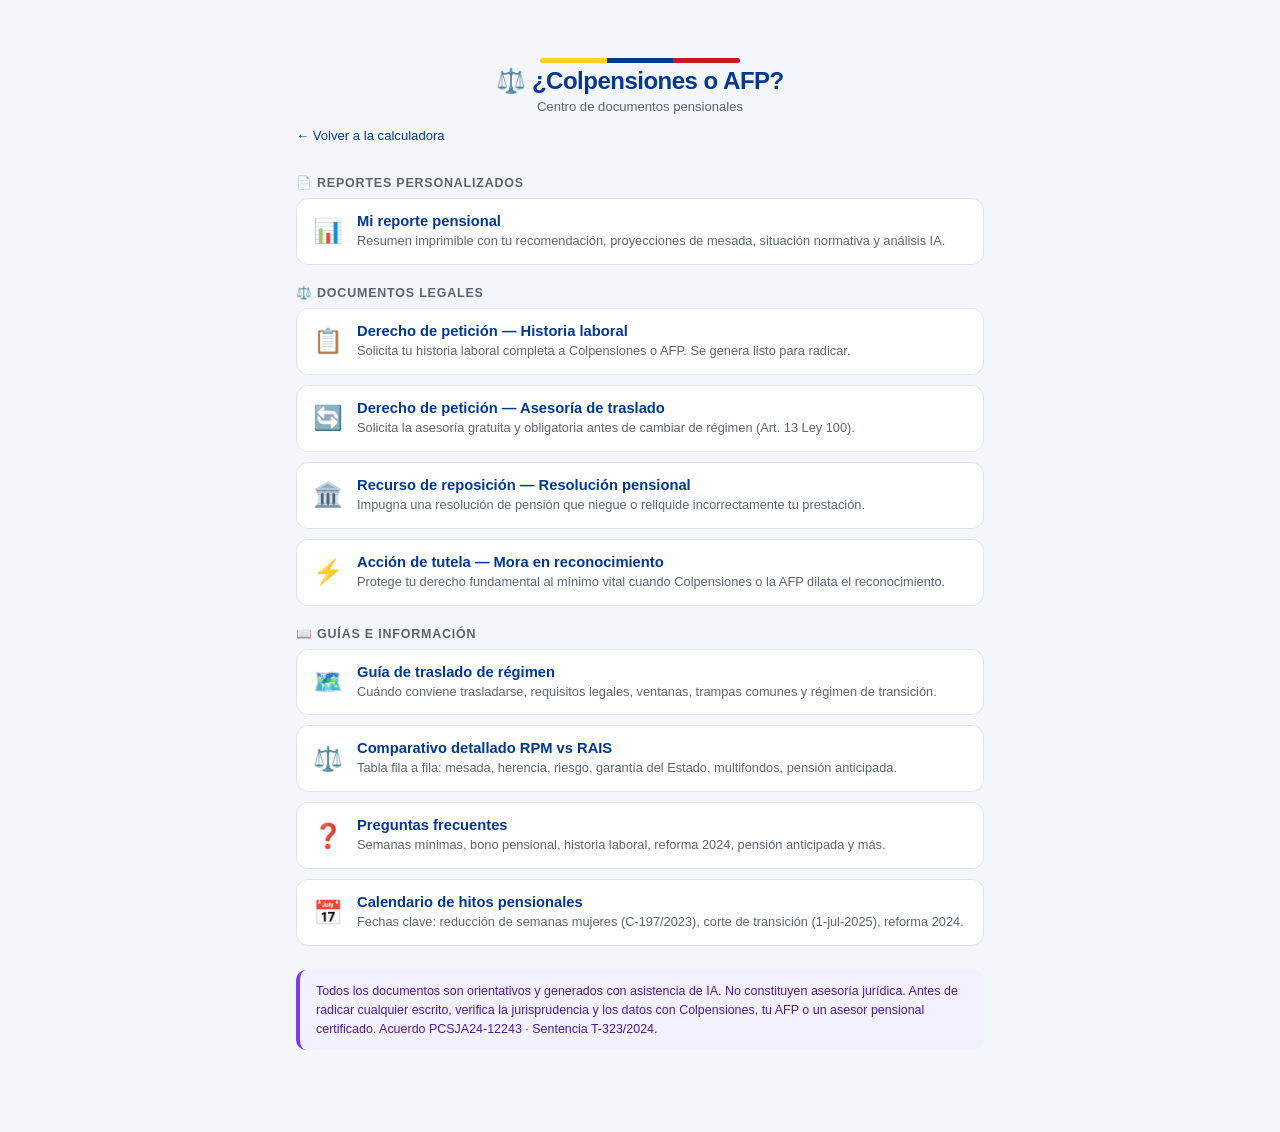
<file: docs/index.html>
<!DOCTYPE html>
<html lang="es">
<head>
<meta charset="UTF-8">
<meta name="viewport" content="width=device-width, initial-scale=1.0">
<title>Documentos · Colpensiones o AFP</title>
<style>
/* === shared === */
/* ── Shared styles · pension-colombia ── */
:root {
  --azul:    #003893;
  --azul2:   #002776;
  --azul-lt: #e8eeff;
  --verde:   #2e7d32;
  --rojo:    #c62828;
  --ambar:   #f59e0b;
  --gris:    #5c6470;
  --fondo:   #f4f6fb;
  --texto:   #1a1a2e;
}
*, *::before, *::after { box-sizing: border-box; margin: 0; padding: 0; }
body {
  font-family: -apple-system, BlinkMacSystemFont, 'Segoe UI', Roboto, sans-serif;
  background: var(--fondo); color: var(--texto);
  min-height: 100vh; padding-bottom: 48px;
}
.page { max-width: 720px; margin: 0 auto; padding: 20px 16px; }

/* flag */
.flag { height: 5px; border-radius: 3px; margin: 14px auto 4px; max-width: 200px;
  background: linear-gradient(to right, #FCD116 33.33%, #003893 33.33% 66.66%, #CE1126 66.66%); }

/* header */
.site-header { text-align: center; padding: 24px 16px 12px; }
.site-header h1 { font-size: 1.5rem; font-weight: 900; color: var(--azul); letter-spacing: -0.5px; }
.site-header .sub { font-size: 0.82rem; color: var(--gris); margin-top: 4px; }

/* breadcrumb */
.breadcrumb { font-size: 0.78rem; color: var(--gris); margin: 0 0 18px;
  display: flex; align-items: center; gap: 6px; flex-wrap: wrap; }
.breadcrumb a { color: var(--azul); text-decoration: none; }
.breadcrumb a:hover { text-decoration: underline; }
.breadcrumb span { opacity: 0.5; }

/* card */
.card {
  background: white; border-radius: 16px; padding: 24px;
  margin: 14px 0; box-shadow: 0 2px 14px rgba(0,0,0,0.07);
}
.card h2 { font-size: 1.1rem; font-weight: 800; color: var(--azul); margin-bottom: 14px; }
.card h3 { font-size: 0.95rem; font-weight: 700; color: var(--azul2); margin: 18px 0 8px; }
.card p  { font-size: 0.9rem; line-height: 1.65; color: #2a2a3e; margin-bottom: 10px; }
.card ul, .card ol { padding-left: 20px; margin-bottom: 10px; }
.card li  { font-size: 0.88rem; line-height: 1.6; margin-bottom: 4px; }

/* table */
table { width: 100%; border-collapse: collapse; font-size: 0.86rem; margin: 12px 0; }
th { background: var(--azul); color: white; padding: 9px 12px; text-align: left; font-size: 0.8rem; }
td { padding: 9px 12px; border-bottom: 1px solid #e8eaf0; vertical-align: top; }
tr:nth-child(even) td { background: #f7f8fc; }

/* badge */
.badge { display: inline-block; font-size: 0.72rem; font-weight: 700;
  padding: 2px 8px; border-radius: 20px; }
.badge-verde { background: #e8f5e9; color: var(--verde); }
.badge-rojo  { background: #ffebee; color: var(--rojo); }
.badge-ambar { background: #fff8e1; color: #856404; }
.badge-azul  { background: var(--azul-lt); color: var(--azul); }

/* notice */
.notice {
  border-radius: 10px; padding: 12px 16px; font-size: 0.82rem; line-height: 1.5;
  margin-bottom: 14px;
}
.notice-info  { background: #e8f4fd; border-left: 4px solid #2196f3; color: #1565c0; }
.notice-warn  { background: #fff8e1; border-left: 4px solid var(--ambar); color: #856404; }
.notice-ok    { background: #e8f5e9; border-left: 4px solid var(--verde); color: var(--verde); }
.notice-legal { background: #f3f0ff; border-left: 4px solid #7c3aed; color: #4c1d95; font-size: 0.78rem; }

/* buttons */
.btn { display: inline-block; padding: 11px 22px; border-radius: 10px; font-size: 0.9rem;
  font-weight: 700; cursor: pointer; border: none; text-decoration: none; transition: all 0.18s; }
.btn-primary { background: var(--azul); color: white; }
.btn-primary:hover { background: var(--azul2); }
.btn-secondary { background: white; color: var(--azul); border: 2px solid var(--azul); }
.btn-secondary:hover { background: var(--azul-lt); }
.btn-block { display: block; width: 100%; text-align: center; margin-top: 8px; }

/* nav */
.back-link { font-size: 0.82rem; color: var(--azul); text-decoration: none; display: inline-flex;
  align-items: center; gap: 4px; margin-bottom: 12px; }
.back-link:hover { text-decoration: underline; }

/* print */
@media print {
  body { background: white; }
  .no-print { display: none !important; }
  .card { box-shadow: none; border: 1px solid #ddd; }
}

/* === /shared === */
</style>
<style>
.doc-grid { display:flex; flex-direction:column; gap:10px; }
.doc-item { display:flex; align-items:center; gap:14px; background:white; border:1.5px solid #e0e4ed;
  border-radius:12px; padding:14px 16px; text-decoration:none; color:inherit; transition:all .18s; }
.doc-item:hover { border-color:#003893; background:#f0f4ff; box-shadow:0 2px 10px rgba(0,56,147,.08); }
.doc-icon { font-size:1.5rem; flex-shrink:0; }
.doc-info .doc-title { font-weight:700; font-size:.92rem; color:#003893; margin-bottom:3px; }
.doc-info .doc-desc  { font-size:.8rem; color:#5c6470; line-height:1.4; }
.cat-label { font-size:.78rem; font-weight:800; text-transform:uppercase; letter-spacing:.8px;
  color:#5c6470; margin:20px 0 8px; }
</style>
</head>
<body>
<div class="page">
  <div class="site-header">
    <div class="flag"></div>
    <h1>⚖️ ¿Colpensiones o AFP?</h1>
    <div class="sub">Centro de documentos pensionales</div>
  </div>
  <a href="../index.html" class="back-link">← Volver a la calculadora</a>

  <div class="cat-label">📄 Reportes personalizados</div>
  <div class="doc-grid">
    <a href="reporte.html" class="doc-item">
      <div class="doc-icon">📊</div>
      <div class="doc-info">
        <div class="doc-title">Mi reporte pensional</div>
        <div class="doc-desc">Resumen imprimible con tu recomendación, proyecciones de mesada, situación normativa y análisis IA.</div>
      </div>
    </a>
  </div>

  <div class="cat-label">⚖️ Documentos legales</div>
  <div class="doc-grid">
    <a href="derecho-peticion-historia-laboral.html" class="doc-item">
      <div class="doc-icon">📋</div>
      <div class="doc-info">
        <div class="doc-title">Derecho de petición — Historia laboral</div>
        <div class="doc-desc">Solicita tu historia laboral completa a Colpensiones o AFP. Se genera listo para radicar.</div>
      </div>
    </a>
    <a href="derecho-peticion-traslado.html" class="doc-item">
      <div class="doc-icon">🔄</div>
      <div class="doc-info">
        <div class="doc-title">Derecho de petición — Asesoría de traslado</div>
        <div class="doc-desc">Solicita la asesoría gratuita y obligatoria antes de cambiar de régimen (Art. 13 Ley 100).</div>
      </div>
    </a>
    <a href="recurso-reposicion-pension.html" class="doc-item">
      <div class="doc-icon">🏛️</div>
      <div class="doc-info">
        <div class="doc-title">Recurso de reposición — Resolución pensional</div>
        <div class="doc-desc">Impugna una resolución de pensión que niegue o reliquide incorrectamente tu prestación.</div>
      </div>
    </a>
    <a href="tutela-mora-pension.html" class="doc-item">
      <div class="doc-icon">⚡</div>
      <div class="doc-info">
        <div class="doc-title">Acción de tutela — Mora en reconocimiento</div>
        <div class="doc-desc">Protege tu derecho fundamental al mínimo vital cuando Colpensiones o la AFP dilata el reconocimiento.</div>
      </div>
    </a>
  </div>

  <div class="cat-label">📖 Guías e información</div>
  <div class="doc-grid">
    <a href="guia-traslado-regimen.html" class="doc-item">
      <div class="doc-icon">🗺️</div>
      <div class="doc-info">
        <div class="doc-title">Guía de traslado de régimen</div>
        <div class="doc-desc">Cuándo conviene trasladarse, requisitos legales, ventanas, trampas comunes y régimen de transición.</div>
      </div>
    </a>
    <a href="comparativo-rpm-rais.html" class="doc-item">
      <div class="doc-icon">⚖️</div>
      <div class="doc-info">
        <div class="doc-title">Comparativo detallado RPM vs RAIS</div>
        <div class="doc-desc">Tabla fila a fila: mesada, herencia, riesgo, garantía del Estado, multifondos, pensión anticipada.</div>
      </div>
    </a>
    <a href="faq-pension.html" class="doc-item">
      <div class="doc-icon">❓</div>
      <div class="doc-info">
        <div class="doc-title">Preguntas frecuentes</div>
        <div class="doc-desc">Semanas mínimas, bono pensional, historia laboral, reforma 2024, pensión anticipada y más.</div>
      </div>
    </a>
    <a href="calendario-pension.html" class="doc-item">
      <div class="doc-icon">📅</div>
      <div class="doc-info">
        <div class="doc-title">Calendario de hitos pensionales</div>
        <div class="doc-desc">Fechas clave: reducción de semanas mujeres (C-197/2023), corte de transición (1-jul-2025), reforma 2024.</div>
      </div>
    </a>
  </div>

  <div class="notice notice-legal" style="margin-top:24px;">
    Todos los documentos son orientativos y generados con asistencia de IA. No constituyen asesoría jurídica.
    Antes de radicar cualquier escrito, verifica la jurisprudencia y los datos con Colpensiones, tu AFP o un
    asesor pensional certificado. Acuerdo PCSJA24-12243 · Sentencia T-323/2024.
  </div>
</div>
</body>
</html>
</file>
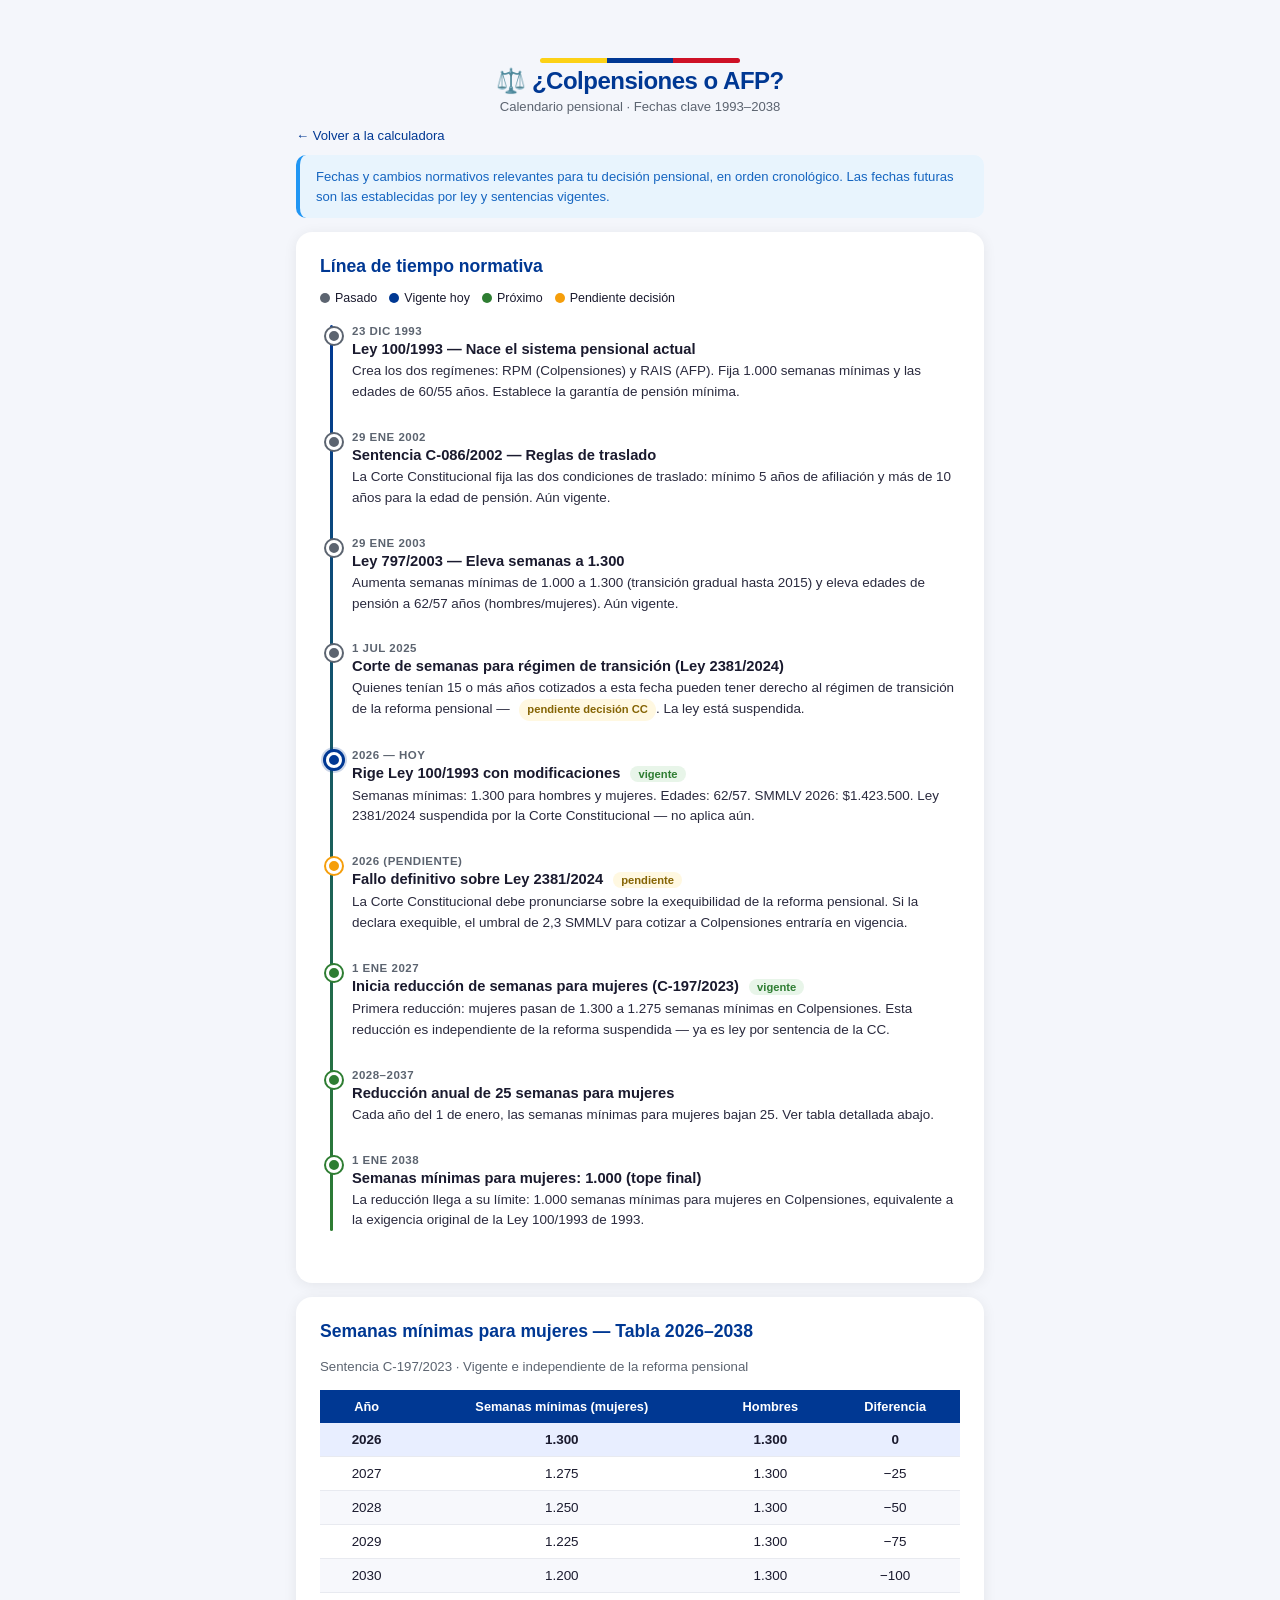
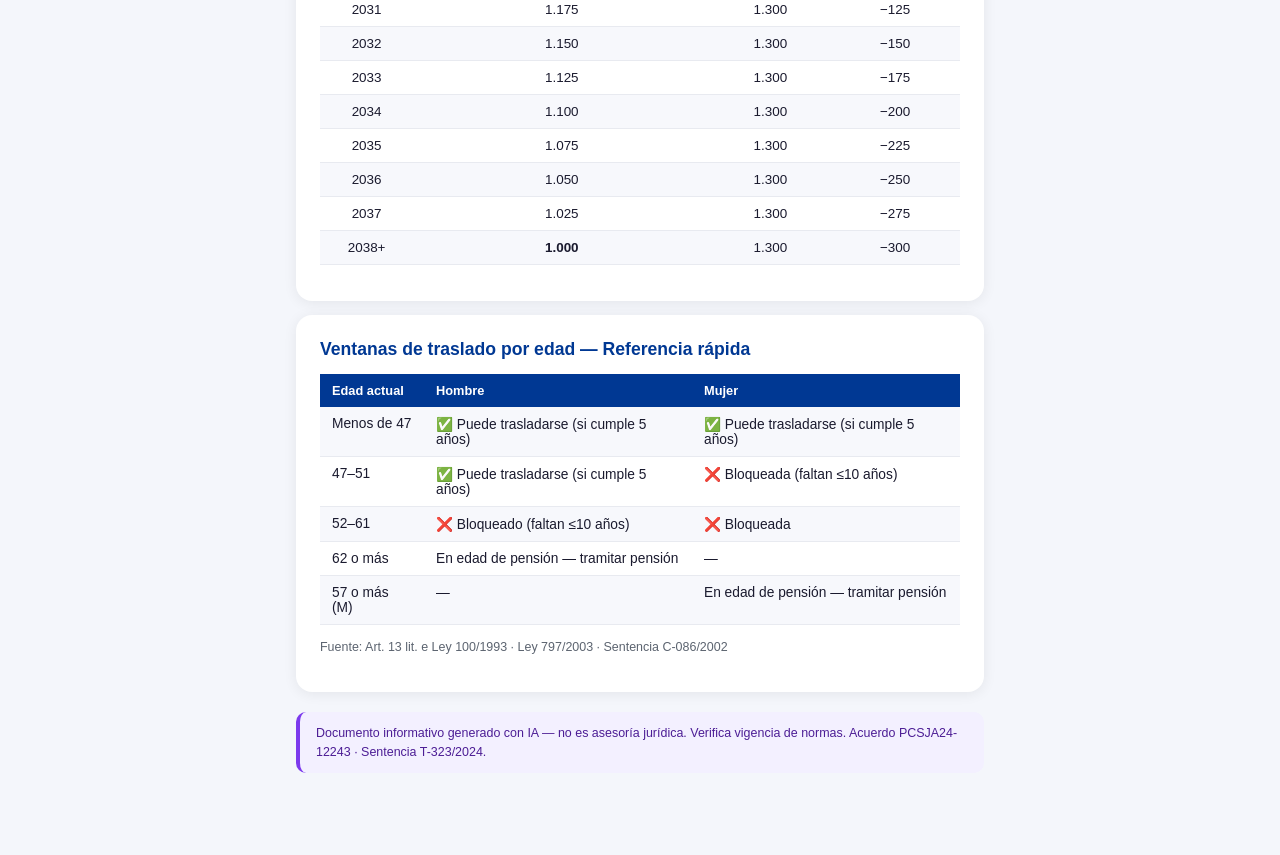
<file: docs/calendario-pension.html>
<!DOCTYPE html>
<html lang="es">
<head>
<meta charset="UTF-8">
<meta name="viewport" content="width=device-width, initial-scale=1.0">
<title>Calendario pensional · Colpensiones o AFP</title>
<style>
/* === shared === */
/* ── Shared styles · pension-colombia ── */
:root {
  --azul:    #003893;
  --azul2:   #002776;
  --azul-lt: #e8eeff;
  --verde:   #2e7d32;
  --rojo:    #c62828;
  --ambar:   #f59e0b;
  --gris:    #5c6470;
  --fondo:   #f4f6fb;
  --texto:   #1a1a2e;
}
*, *::before, *::after { box-sizing: border-box; margin: 0; padding: 0; }
body {
  font-family: -apple-system, BlinkMacSystemFont, 'Segoe UI', Roboto, sans-serif;
  background: var(--fondo); color: var(--texto);
  min-height: 100vh; padding-bottom: 48px;
}
.page { max-width: 720px; margin: 0 auto; padding: 20px 16px; }

/* flag */
.flag { height: 5px; border-radius: 3px; margin: 14px auto 4px; max-width: 200px;
  background: linear-gradient(to right, #FCD116 33.33%, #003893 33.33% 66.66%, #CE1126 66.66%); }

/* header */
.site-header { text-align: center; padding: 24px 16px 12px; }
.site-header h1 { font-size: 1.5rem; font-weight: 900; color: var(--azul); letter-spacing: -0.5px; }
.site-header .sub { font-size: 0.82rem; color: var(--gris); margin-top: 4px; }

/* breadcrumb */
.breadcrumb { font-size: 0.78rem; color: var(--gris); margin: 0 0 18px;
  display: flex; align-items: center; gap: 6px; flex-wrap: wrap; }
.breadcrumb a { color: var(--azul); text-decoration: none; }
.breadcrumb a:hover { text-decoration: underline; }
.breadcrumb span { opacity: 0.5; }

/* card */
.card {
  background: white; border-radius: 16px; padding: 24px;
  margin: 14px 0; box-shadow: 0 2px 14px rgba(0,0,0,0.07);
}
.card h2 { font-size: 1.1rem; font-weight: 800; color: var(--azul); margin-bottom: 14px; }
.card h3 { font-size: 0.95rem; font-weight: 700; color: var(--azul2); margin: 18px 0 8px; }
.card p  { font-size: 0.9rem; line-height: 1.65; color: #2a2a3e; margin-bottom: 10px; }
.card ul, .card ol { padding-left: 20px; margin-bottom: 10px; }
.card li  { font-size: 0.88rem; line-height: 1.6; margin-bottom: 4px; }

/* table */
table { width: 100%; border-collapse: collapse; font-size: 0.86rem; margin: 12px 0; }
th { background: var(--azul); color: white; padding: 9px 12px; text-align: left; font-size: 0.8rem; }
td { padding: 9px 12px; border-bottom: 1px solid #e8eaf0; vertical-align: top; }
tr:nth-child(even) td { background: #f7f8fc; }

/* badge */
.badge { display: inline-block; font-size: 0.72rem; font-weight: 700;
  padding: 2px 8px; border-radius: 20px; }
.badge-verde { background: #e8f5e9; color: var(--verde); }
.badge-rojo  { background: #ffebee; color: var(--rojo); }
.badge-ambar { background: #fff8e1; color: #856404; }
.badge-azul  { background: var(--azul-lt); color: var(--azul); }

/* notice */
.notice {
  border-radius: 10px; padding: 12px 16px; font-size: 0.82rem; line-height: 1.5;
  margin-bottom: 14px;
}
.notice-info  { background: #e8f4fd; border-left: 4px solid #2196f3; color: #1565c0; }
.notice-warn  { background: #fff8e1; border-left: 4px solid var(--ambar); color: #856404; }
.notice-ok    { background: #e8f5e9; border-left: 4px solid var(--verde); color: var(--verde); }
.notice-legal { background: #f3f0ff; border-left: 4px solid #7c3aed; color: #4c1d95; font-size: 0.78rem; }

/* buttons */
.btn { display: inline-block; padding: 11px 22px; border-radius: 10px; font-size: 0.9rem;
  font-weight: 700; cursor: pointer; border: none; text-decoration: none; transition: all 0.18s; }
.btn-primary { background: var(--azul); color: white; }
.btn-primary:hover { background: var(--azul2); }
.btn-secondary { background: white; color: var(--azul); border: 2px solid var(--azul); }
.btn-secondary:hover { background: var(--azul-lt); }
.btn-block { display: block; width: 100%; text-align: center; margin-top: 8px; }

/* nav */
.back-link { font-size: 0.82rem; color: var(--azul); text-decoration: none; display: inline-flex;
  align-items: center; gap: 4px; margin-bottom: 12px; }
.back-link:hover { text-decoration: underline; }

/* print */
@media print {
  body { background: white; }
  .no-print { display: none !important; }
  .card { box-shadow: none; border: 1px solid #ddd; }
}

/* === /shared === */
</style>
<style>
.timeline { position:relative; padding-left:32px; }
.timeline::before { content:''; position:absolute; left:10px; top:0; bottom:0; width:3px;
  background:linear-gradient(to bottom, #003893, #2e7d32); border-radius:2px; }
.tl-item { position:relative; margin-bottom:28px; }
.tl-dot { position:absolute; left:-26px; top:3px; width:16px; height:16px; border-radius:50%;
  border:3px solid white; box-shadow:0 0 0 2px currentColor; }
.tl-dot.pasado { background:#5c6470; color:#5c6470; }
.tl-dot.actual { background:#003893; color:#003893; box-shadow:0 0 0 3px #003893, 0 0 0 5px rgba(0,56,147,.2); }
.tl-dot.futuro { background:#2e7d32; color:#2e7d32; }
.tl-dot.pendiente { background:#f59e0b; color:#f59e0b; }
.tl-year { font-size:.72rem; font-weight:800; text-transform:uppercase; letter-spacing:.5px;
  color:#5c6470; margin-bottom:4px; }
.tl-title { font-weight:800; font-size:.92rem; color:#1a1a2e; margin-bottom:4px; }
.tl-desc { font-size:.84rem; line-height:1.55; color:#2a2a3e; }
.tl-badge { display:inline-block; font-size:.7rem; font-weight:700; padding:2px 8px;
  border-radius:20px; margin-left:6px; vertical-align:middle; }
.badge-vigente  { background:#e8f5e9; color:#2e7d32; }
.badge-suspendida { background:#ffebee; color:#c62828; }
.badge-pendiente  { background:#fff8e1; color:#856404; }
.semanas-tabla { width:100%; border-collapse:collapse; font-size:.84rem; }
.semanas-tabla th { background:#003893; color:white; padding:9px 12px; text-align:center; }
.semanas-tabla td { padding:9px 12px; text-align:center; border-bottom:1px solid #e8eaf0; }
.semanas-tabla tr.actual-year td { background:#e8eeff; font-weight:700; }
.semanas-tabla tr:nth-child(even) td { background:#f7f8fc; }
.semanas-tabla tr.actual-year:nth-child(even) td { background:#e8eeff; }
.legend { display:flex; gap:12px; flex-wrap:wrap; margin:12px 0 4px; font-size:.78rem; }
.leg-item { display:flex; align-items:center; gap:5px; }
.leg-dot { width:10px; height:10px; border-radius:50%; }
@media print { .no-print { display:none !important; } }
</style>
</head>
<body>
<div class="page">
  <div class="site-header">
    <div class="flag"></div>
    <h1>⚖️ ¿Colpensiones o AFP?</h1>
    <div class="sub">Calendario pensional · Fechas clave 1993–2038</div>
  </div>
  <a href="../index.html" class="back-link no-print">← Volver a la calculadora</a>

  <div class="notice notice-info">
    Fechas y cambios normativos relevantes para tu decisión pensional, en orden cronológico.
    Las fechas futuras son las establecidas por ley y sentencias vigentes.
  </div>

  <div class="card">
    <h2>Línea de tiempo normativa</h2>
    <div class="legend">
      <div class="leg-item"><div class="leg-dot" style="background:#5c6470"></div> Pasado</div>
      <div class="leg-item"><div class="leg-dot" style="background:#003893"></div> Vigente hoy</div>
      <div class="leg-item"><div class="leg-dot" style="background:#2e7d32"></div> Próximo</div>
      <div class="leg-item"><div class="leg-dot" style="background:#f59e0b"></div> Pendiente decisión</div>
    </div>

    <div class="timeline" style="margin-top:20px;">

      <div class="tl-item">
        <div class="tl-dot pasado"></div>
        <div class="tl-year">23 dic 1993</div>
        <div class="tl-title">Ley 100/1993 — Nace el sistema pensional actual</div>
        <div class="tl-desc">Crea los dos regímenes: RPM (Colpensiones) y RAIS (AFP). Fija 1.000 semanas mínimas y las edades de 60/55 años. Establece la garantía de pensión mínima.</div>
      </div>

      <div class="tl-item">
        <div class="tl-dot pasado"></div>
        <div class="tl-year">29 ene 2002</div>
        <div class="tl-title">Sentencia C-086/2002 — Reglas de traslado</div>
        <div class="tl-desc">La Corte Constitucional fija las dos condiciones de traslado: mínimo 5 años de afiliación y más de 10 años para la edad de pensión. Aún vigente.</div>
      </div>

      <div class="tl-item">
        <div class="tl-dot pasado"></div>
        <div class="tl-year">29 ene 2003</div>
        <div class="tl-title">Ley 797/2003 — Eleva semanas a 1.300</div>
        <div class="tl-desc">Aumenta semanas mínimas de 1.000 a 1.300 (transición gradual hasta 2015) y eleva edades de pensión a 62/57 años (hombres/mujeres). Aún vigente.</div>
      </div>

      <div class="tl-item">
        <div class="tl-dot pasado"></div>
        <div class="tl-year">1 jul 2025</div>
        <div class="tl-title">Corte de semanas para régimen de transición (Ley 2381/2024)</div>
        <div class="tl-desc">Quienes tenían 15 o más años cotizados a esta fecha pueden tener derecho al régimen de transición de la reforma pensional — <span class="tl-badge badge-pendiente">pendiente decisión CC</span>. La ley está suspendida.</div>
      </div>

      <div class="tl-item">
        <div class="tl-dot actual"></div>
        <div class="tl-year">2026 — hoy</div>
        <div class="tl-title">Rige Ley 100/1993 con modificaciones <span class="tl-badge badge-vigente">vigente</span></div>
        <div class="tl-desc">Semanas mínimas: 1.300 para hombres y mujeres. Edades: 62/57. SMMLV 2026: $1.423.500. Ley 2381/2024 suspendida por la Corte Constitucional — no aplica aún.</div>
      </div>

      <div class="tl-item">
        <div class="tl-dot pendiente"></div>
        <div class="tl-year">2026 (pendiente)</div>
        <div class="tl-title">Fallo definitivo sobre Ley 2381/2024 <span class="tl-badge badge-pendiente">pendiente</span></div>
        <div class="tl-desc">La Corte Constitucional debe pronunciarse sobre la exequibilidad de la reforma pensional. Si la declara exequible, el umbral de 2,3 SMMLV para cotizar a Colpensiones entraría en vigencia.</div>
      </div>

      <div class="tl-item">
        <div class="tl-dot futuro"></div>
        <div class="tl-year">1 ene 2027</div>
        <div class="tl-title">Inicia reducción de semanas para mujeres (C-197/2023) <span class="tl-badge badge-vigente">vigente</span></div>
        <div class="tl-desc">Primera reducción: mujeres pasan de 1.300 a 1.275 semanas mínimas en Colpensiones. Esta reducción es independiente de la reforma suspendida — ya es ley por sentencia de la CC.</div>
      </div>

      <div class="tl-item">
        <div class="tl-dot futuro"></div>
        <div class="tl-year">2028–2037</div>
        <div class="tl-title">Reducción anual de 25 semanas para mujeres</div>
        <div class="tl-desc">Cada año del 1 de enero, las semanas mínimas para mujeres bajan 25. Ver tabla detallada abajo.</div>
      </div>

      <div class="tl-item">
        <div class="tl-dot futuro"></div>
        <div class="tl-year">1 ene 2038</div>
        <div class="tl-title">Semanas mínimas para mujeres: 1.000 (tope final)</div>
        <div class="tl-desc">La reducción llega a su límite: 1.000 semanas mínimas para mujeres en Colpensiones, equivalente a la exigencia original de la Ley 100/1993 de 1993.</div>
      </div>

    </div>
  </div>

  <div class="card">
    <h2>Semanas mínimas para mujeres — Tabla 2026–2038</h2>
    <p style="font-size:.83rem;color:#5c6470;margin-bottom:12px;">Sentencia C-197/2023 · Vigente e independiente de la reforma pensional</p>
    <table class="semanas-tabla">
      <tr><th>Año</th><th>Semanas mínimas (mujeres)</th><th>Hombres</th><th>Diferencia</th></tr>
      <tr class="actual-year"><td>2026</td><td>1.300</td><td>1.300</td><td>0</td></tr>
      <tr><td>2027</td><td>1.275</td><td>1.300</td><td>−25</td></tr>
      <tr><td>2028</td><td>1.250</td><td>1.300</td><td>−50</td></tr>
      <tr><td>2029</td><td>1.225</td><td>1.300</td><td>−75</td></tr>
      <tr><td>2030</td><td>1.200</td><td>1.300</td><td>−100</td></tr>
      <tr><td>2031</td><td>1.175</td><td>1.300</td><td>−125</td></tr>
      <tr><td>2032</td><td>1.150</td><td>1.300</td><td>−150</td></tr>
      <tr><td>2033</td><td>1.125</td><td>1.300</td><td>−175</td></tr>
      <tr><td>2034</td><td>1.100</td><td>1.300</td><td>−200</td></tr>
      <tr><td>2035</td><td>1.075</td><td>1.300</td><td>−225</td></tr>
      <tr><td>2036</td><td>1.050</td><td>1.300</td><td>−250</td></tr>
      <tr><td>2037</td><td>1.025</td><td>1.300</td><td>−275</td></tr>
      <tr><td>2038+</td><td><strong>1.000</strong></td><td>1.300</td><td>−300</td></tr>
    </table>
  </div>

  <div class="card">
    <h2>Ventanas de traslado por edad — Referencia rápida</h2>
    <table>
      <tr><th>Edad actual</th><th>Hombre</th><th>Mujer</th></tr>
      <tr><td>Menos de 47</td><td>✅ Puede trasladarse (si cumple 5 años)</td><td>✅ Puede trasladarse (si cumple 5 años)</td></tr>
      <tr><td>47–51</td><td>✅ Puede trasladarse (si cumple 5 años)</td><td>❌ Bloqueada (faltan ≤10 años)</td></tr>
      <tr><td>52–61</td><td>❌ Bloqueado (faltan ≤10 años)</td><td>❌ Bloqueada</td></tr>
      <tr><td>62 o más</td><td>En edad de pensión — tramitar pensión</td><td>—</td></tr>
      <tr><td>57 o más (M)</td><td>—</td><td>En edad de pensión — tramitar pensión</td></tr>
    </table>
    <p style="font-size:.78rem;color:#5c6470;margin-top:8px;">Fuente: Art. 13 lit. e Ley 100/1993 · Ley 797/2003 · Sentencia C-086/2002</p>
  </div>

  <div class="notice notice-legal" style="margin-top:20px;">
    Documento informativo generado con IA — no es asesoría jurídica. Verifica vigencia de normas.
    Acuerdo PCSJA24-12243 · Sentencia T-323/2024.
  </div>
</div>
</body>
</html>
</file>
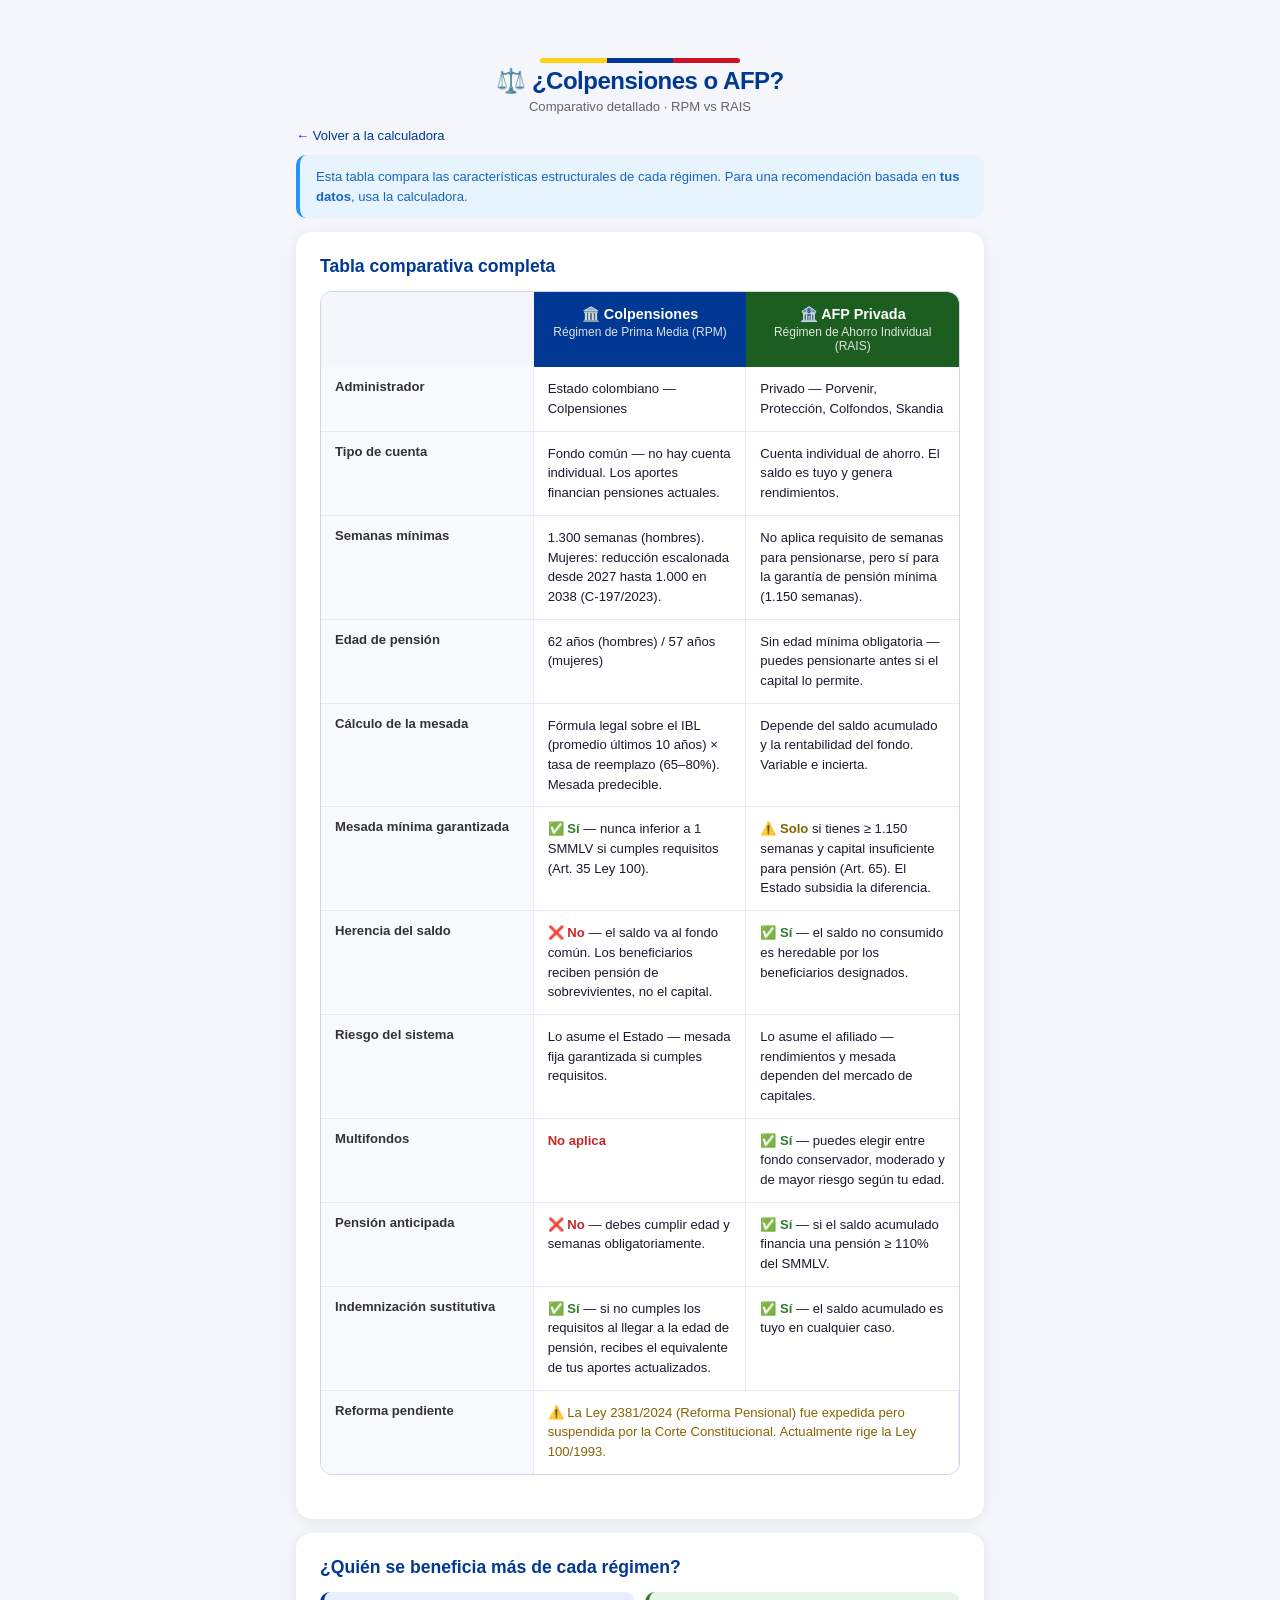
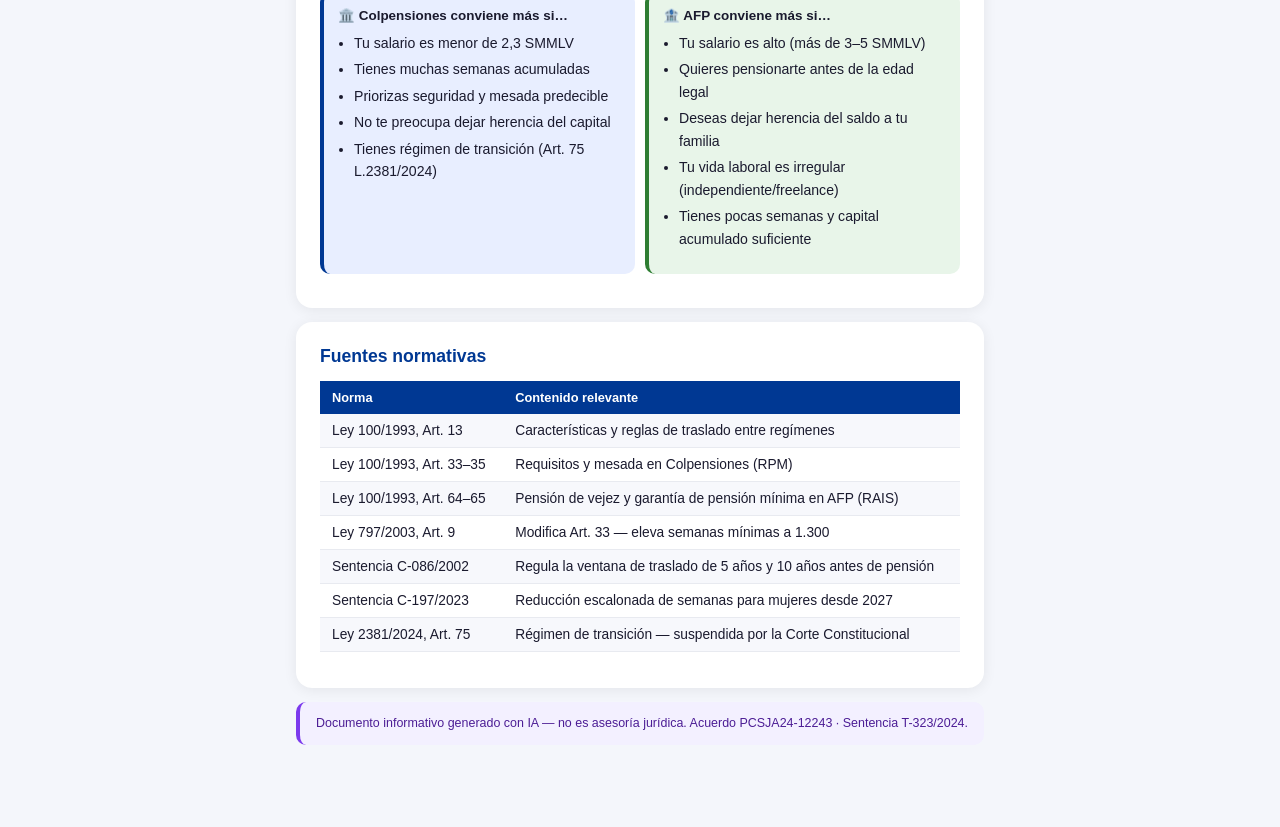
<file: docs/comparativo-rpm-rais.html>
<!DOCTYPE html>
<html lang="es">
<head>
<meta charset="UTF-8">
<meta name="viewport" content="width=device-width, initial-scale=1.0">
<title>Comparativo RPM vs RAIS · Colpensiones o AFP</title>
<style>
/* === shared === */
/* ── Shared styles · pension-colombia ── */
:root {
  --azul:    #003893;
  --azul2:   #002776;
  --azul-lt: #e8eeff;
  --verde:   #2e7d32;
  --rojo:    #c62828;
  --ambar:   #f59e0b;
  --gris:    #5c6470;
  --fondo:   #f4f6fb;
  --texto:   #1a1a2e;
}
*, *::before, *::after { box-sizing: border-box; margin: 0; padding: 0; }
body {
  font-family: -apple-system, BlinkMacSystemFont, 'Segoe UI', Roboto, sans-serif;
  background: var(--fondo); color: var(--texto);
  min-height: 100vh; padding-bottom: 48px;
}
.page { max-width: 720px; margin: 0 auto; padding: 20px 16px; }

/* flag */
.flag { height: 5px; border-radius: 3px; margin: 14px auto 4px; max-width: 200px;
  background: linear-gradient(to right, #FCD116 33.33%, #003893 33.33% 66.66%, #CE1126 66.66%); }

/* header */
.site-header { text-align: center; padding: 24px 16px 12px; }
.site-header h1 { font-size: 1.5rem; font-weight: 900; color: var(--azul); letter-spacing: -0.5px; }
.site-header .sub { font-size: 0.82rem; color: var(--gris); margin-top: 4px; }

/* breadcrumb */
.breadcrumb { font-size: 0.78rem; color: var(--gris); margin: 0 0 18px;
  display: flex; align-items: center; gap: 6px; flex-wrap: wrap; }
.breadcrumb a { color: var(--azul); text-decoration: none; }
.breadcrumb a:hover { text-decoration: underline; }
.breadcrumb span { opacity: 0.5; }

/* card */
.card {
  background: white; border-radius: 16px; padding: 24px;
  margin: 14px 0; box-shadow: 0 2px 14px rgba(0,0,0,0.07);
}
.card h2 { font-size: 1.1rem; font-weight: 800; color: var(--azul); margin-bottom: 14px; }
.card h3 { font-size: 0.95rem; font-weight: 700; color: var(--azul2); margin: 18px 0 8px; }
.card p  { font-size: 0.9rem; line-height: 1.65; color: #2a2a3e; margin-bottom: 10px; }
.card ul, .card ol { padding-left: 20px; margin-bottom: 10px; }
.card li  { font-size: 0.88rem; line-height: 1.6; margin-bottom: 4px; }

/* table */
table { width: 100%; border-collapse: collapse; font-size: 0.86rem; margin: 12px 0; }
th { background: var(--azul); color: white; padding: 9px 12px; text-align: left; font-size: 0.8rem; }
td { padding: 9px 12px; border-bottom: 1px solid #e8eaf0; vertical-align: top; }
tr:nth-child(even) td { background: #f7f8fc; }

/* badge */
.badge { display: inline-block; font-size: 0.72rem; font-weight: 700;
  padding: 2px 8px; border-radius: 20px; }
.badge-verde { background: #e8f5e9; color: var(--verde); }
.badge-rojo  { background: #ffebee; color: var(--rojo); }
.badge-ambar { background: #fff8e1; color: #856404; }
.badge-azul  { background: var(--azul-lt); color: var(--azul); }

/* notice */
.notice {
  border-radius: 10px; padding: 12px 16px; font-size: 0.82rem; line-height: 1.5;
  margin-bottom: 14px;
}
.notice-info  { background: #e8f4fd; border-left: 4px solid #2196f3; color: #1565c0; }
.notice-warn  { background: #fff8e1; border-left: 4px solid var(--ambar); color: #856404; }
.notice-ok    { background: #e8f5e9; border-left: 4px solid var(--verde); color: var(--verde); }
.notice-legal { background: #f3f0ff; border-left: 4px solid #7c3aed; color: #4c1d95; font-size: 0.78rem; }

/* buttons */
.btn { display: inline-block; padding: 11px 22px; border-radius: 10px; font-size: 0.9rem;
  font-weight: 700; cursor: pointer; border: none; text-decoration: none; transition: all 0.18s; }
.btn-primary { background: var(--azul); color: white; }
.btn-primary:hover { background: var(--azul2); }
.btn-secondary { background: white; color: var(--azul); border: 2px solid var(--azul); }
.btn-secondary:hover { background: var(--azul-lt); }
.btn-block { display: block; width: 100%; text-align: center; margin-top: 8px; }

/* nav */
.back-link { font-size: 0.82rem; color: var(--azul); text-decoration: none; display: inline-flex;
  align-items: center; gap: 4px; margin-bottom: 12px; }
.back-link:hover { text-decoration: underline; }

/* print */
@media print {
  body { background: white; }
  .no-print { display: none !important; }
  .card { box-shadow: none; border: 1px solid #ddd; }
}

/* === /shared === */
</style>
<style>
.comp-header { display:grid; grid-template-columns:1fr 1fr 1fr; gap:0; border-radius:12px 12px 0 0; overflow:hidden; margin-bottom:0; }
.comp-header .ch-blank { background:#f4f6fb; padding:14px; }
.comp-header .ch-rpm { background:#003893; color:white; padding:14px; text-align:center; font-weight:800; font-size:.9rem; }
.comp-header .ch-rais { background:#1b5e20; color:white; padding:14px; text-align:center; font-weight:800; font-size:.9rem; }
.comp-header .ch-rpm span, .comp-header .ch-rais span { display:block; font-size:.75rem; font-weight:400; opacity:.85; margin-top:2px; }
.comp-row { display:grid; grid-template-columns:1fr 1fr 1fr; gap:0; border-bottom:1px solid #e8eaf0; }
.comp-row:last-child { border-bottom:none; }
.cr-label { padding:12px 14px; font-size:.82rem; font-weight:700; color:#333; background:#f8f9fc; border-right:1px solid #e8eaf0; }
.cr-rpm, .cr-rais { padding:12px 14px; font-size:.82rem; line-height:1.5; color:#1a1a2e; }
.cr-rpm { border-right:1px solid #e8eaf0; }
.comp-wrap { border:1.5px solid #d0d5e8; border-radius:12px; overflow:hidden; margin-bottom:20px; }
.tag-v { color:#2e7d32; font-weight:700; }
.tag-r { color:#c62828; font-weight:700; }
.tag-n { color:#856404; font-weight:700; }
.verdict { display:flex; gap:10px; flex-wrap:wrap; margin:10px 0; }
.v-item { flex:1; min-width:200px; border-radius:10px; padding:14px; font-size:.84rem; line-height:1.5; }
.v-rpm  { background:#e8eeff; border-left:4px solid #003893; }
.v-rais { background:#e8f5e9; border-left:4px solid #2e7d32; }
.v-item strong { display:block; margin-bottom:6px; }
@media (max-width:500px) {
  .comp-header, .comp-row { grid-template-columns:1fr; }
  .cr-label { border-right:none; background:#e8eeff; font-size:.8rem; padding:8px 12px; }
  .comp-header .ch-blank { display:none; }
}
@media print { .no-print { display:none !important; } }
</style>
</head>
<body>
<div class="page">
  <div class="site-header">
    <div class="flag"></div>
    <h1>⚖️ ¿Colpensiones o AFP?</h1>
    <div class="sub">Comparativo detallado · RPM vs RAIS</div>
  </div>
  <a href="../index.html" class="back-link no-print">← Volver a la calculadora</a>

  <div class="notice notice-info">
    Esta tabla compara las características estructurales de cada régimen.
    Para una recomendación basada en <strong>tus datos</strong>, usa la calculadora.
  </div>

  <div class="card">
    <h2>Tabla comparativa completa</h2>
    <div class="comp-wrap">
      <div class="comp-header">
        <div class="ch-blank"></div>
        <div class="ch-rpm">🏛️ Colpensiones<span>Régimen de Prima Media (RPM)</span></div>
        <div class="ch-rais">🏦 AFP Privada<span>Régimen de Ahorro Individual (RAIS)</span></div>
      </div>
      <div class="comp-row">
        <div class="cr-label">Administrador</div>
        <div class="cr-rpm">Estado colombiano — Colpensiones</div>
        <div class="cr-rais">Privado — Porvenir, Protección, Colfondos, Skandia</div>
      </div>
      <div class="comp-row">
        <div class="cr-label">Tipo de cuenta</div>
        <div class="cr-rpm">Fondo común — no hay cuenta individual. Los aportes financian pensiones actuales.</div>
        <div class="cr-rais">Cuenta individual de ahorro. El saldo es tuyo y genera rendimientos.</div>
      </div>
      <div class="comp-row">
        <div class="cr-label">Semanas mínimas</div>
        <div class="cr-rpm">1.300 semanas (hombres). Mujeres: reducción escalonada desde 2027 hasta 1.000 en 2038 (C-197/2023).</div>
        <div class="cr-rais">No aplica requisito de semanas para pensionarse, pero sí para la garantía de pensión mínima (1.150 semanas).</div>
      </div>
      <div class="comp-row">
        <div class="cr-label">Edad de pensión</div>
        <div class="cr-rpm">62 años (hombres) / 57 años (mujeres)</div>
        <div class="cr-rais">Sin edad mínima obligatoria — puedes pensionarte antes si el capital lo permite.</div>
      </div>
      <div class="comp-row">
        <div class="cr-label">Cálculo de la mesada</div>
        <div class="cr-rpm">Fórmula legal sobre el IBL (promedio últimos 10 años) × tasa de reemplazo (65–80%). Mesada predecible.</div>
        <div class="cr-rais">Depende del saldo acumulado y la rentabilidad del fondo. Variable e incierta.</div>
      </div>
      <div class="comp-row">
        <div class="cr-label">Mesada mínima garantizada</div>
        <div class="cr-rpm"><span class="tag-v">✅ Sí</span> — nunca inferior a 1 SMMLV si cumples requisitos (Art. 35 Ley 100).</div>
        <div class="cr-rais"><span class="tag-n">⚠️ Solo</span> si tienes ≥ 1.150 semanas y capital insuficiente para pensión (Art. 65). El Estado subsidia la diferencia.</div>
      </div>
      <div class="comp-row">
        <div class="cr-label">Herencia del saldo</div>
        <div class="cr-rpm"><span class="tag-r">❌ No</span> — el saldo va al fondo común. Los beneficiarios reciben pensión de sobrevivientes, no el capital.</div>
        <div class="cr-rais"><span class="tag-v">✅ Sí</span> — el saldo no consumido es heredable por los beneficiarios designados.</div>
      </div>
      <div class="comp-row">
        <div class="cr-label">Riesgo del sistema</div>
        <div class="cr-rpm">Lo asume el Estado — mesada fija garantizada si cumples requisitos.</div>
        <div class="cr-rais">Lo asume el afiliado — rendimientos y mesada dependen del mercado de capitales.</div>
      </div>
      <div class="comp-row">
        <div class="cr-label">Multifondos</div>
        <div class="cr-rpm"><span class="tag-r">No aplica</span></div>
        <div class="cr-rais"><span class="tag-v">✅ Sí</span> — puedes elegir entre fondo conservador, moderado y de mayor riesgo según tu edad.</div>
      </div>
      <div class="comp-row">
        <div class="cr-label">Pensión anticipada</div>
        <div class="cr-rpm"><span class="tag-r">❌ No</span> — debes cumplir edad y semanas obligatoriamente.</div>
        <div class="cr-rais"><span class="tag-v">✅ Sí</span> — si el saldo acumulado financia una pensión ≥ 110% del SMMLV.</div>
      </div>
      <div class="comp-row">
        <div class="cr-label">Indemnización sustitutiva</div>
        <div class="cr-rpm"><span class="tag-v">✅ Sí</span> — si no cumples los requisitos al llegar a la edad de pensión, recibes el equivalente de tus aportes actualizados.</div>
        <div class="cr-rais"><span class="tag-v">✅ Sí</span> — el saldo acumulado es tuyo en cualquier caso.</div>
      </div>
      <div class="comp-row">
        <div class="cr-label">Reforma pendiente</div>
        <div class="cr-rpm" colspan="2" style="grid-column:2/4;color:#856404;">⚠️ La Ley 2381/2024 (Reforma Pensional) fue expedida pero suspendida por la Corte Constitucional. Actualmente rige la Ley 100/1993.</div>
      </div>
    </div>
  </div>

  <div class="card">
    <h2>¿Quién se beneficia más de cada régimen?</h2>
    <div class="verdict">
      <div class="v-item v-rpm">
        <strong>🏛️ Colpensiones conviene más si…</strong>
        <ul style="padding-left:16px;font-size:.82rem;">
          <li>Tu salario es menor de 2,3 SMMLV</li>
          <li>Tienes muchas semanas acumuladas</li>
          <li>Priorizas seguridad y mesada predecible</li>
          <li>No te preocupa dejar herencia del capital</li>
          <li>Tienes régimen de transición (Art. 75 L.2381/2024)</li>
        </ul>
      </div>
      <div class="v-item v-rais">
        <strong>🏦 AFP conviene más si…</strong>
        <ul style="padding-left:16px;font-size:.82rem;">
          <li>Tu salario es alto (más de 3–5 SMMLV)</li>
          <li>Quieres pensionarte antes de la edad legal</li>
          <li>Deseas dejar herencia del saldo a tu familia</li>
          <li>Tu vida laboral es irregular (independiente/freelance)</li>
          <li>Tienes pocas semanas y capital acumulado suficiente</li>
        </ul>
      </div>
    </div>
  </div>

  <div class="card">
    <h2>Fuentes normativas</h2>
    <table>
      <tr><th>Norma</th><th>Contenido relevante</th></tr>
      <tr><td>Ley 100/1993, Art. 13</td><td>Características y reglas de traslado entre regímenes</td></tr>
      <tr><td>Ley 100/1993, Art. 33–35</td><td>Requisitos y mesada en Colpensiones (RPM)</td></tr>
      <tr><td>Ley 100/1993, Art. 64–65</td><td>Pensión de vejez y garantía de pensión mínima en AFP (RAIS)</td></tr>
      <tr><td>Ley 797/2003, Art. 9</td><td>Modifica Art. 33 — eleva semanas mínimas a 1.300</td></tr>
      <tr><td>Sentencia C-086/2002</td><td>Regula la ventana de traslado de 5 años y 10 años antes de pensión</td></tr>
      <tr><td>Sentencia C-197/2023</td><td>Reducción escalonada de semanas para mujeres desde 2027</td></tr>
      <tr><td>Ley 2381/2024, Art. 75</td><td>Régimen de transición — suspendida por la Corte Constitucional</td></tr>
    </table>
  </div>

  <div class="notice notice-legal">
    Documento informativo generado con IA — no es asesoría jurídica.
    Acuerdo PCSJA24-12243 · Sentencia T-323/2024.
  </div>
</div>
</body>
</html>
</file>
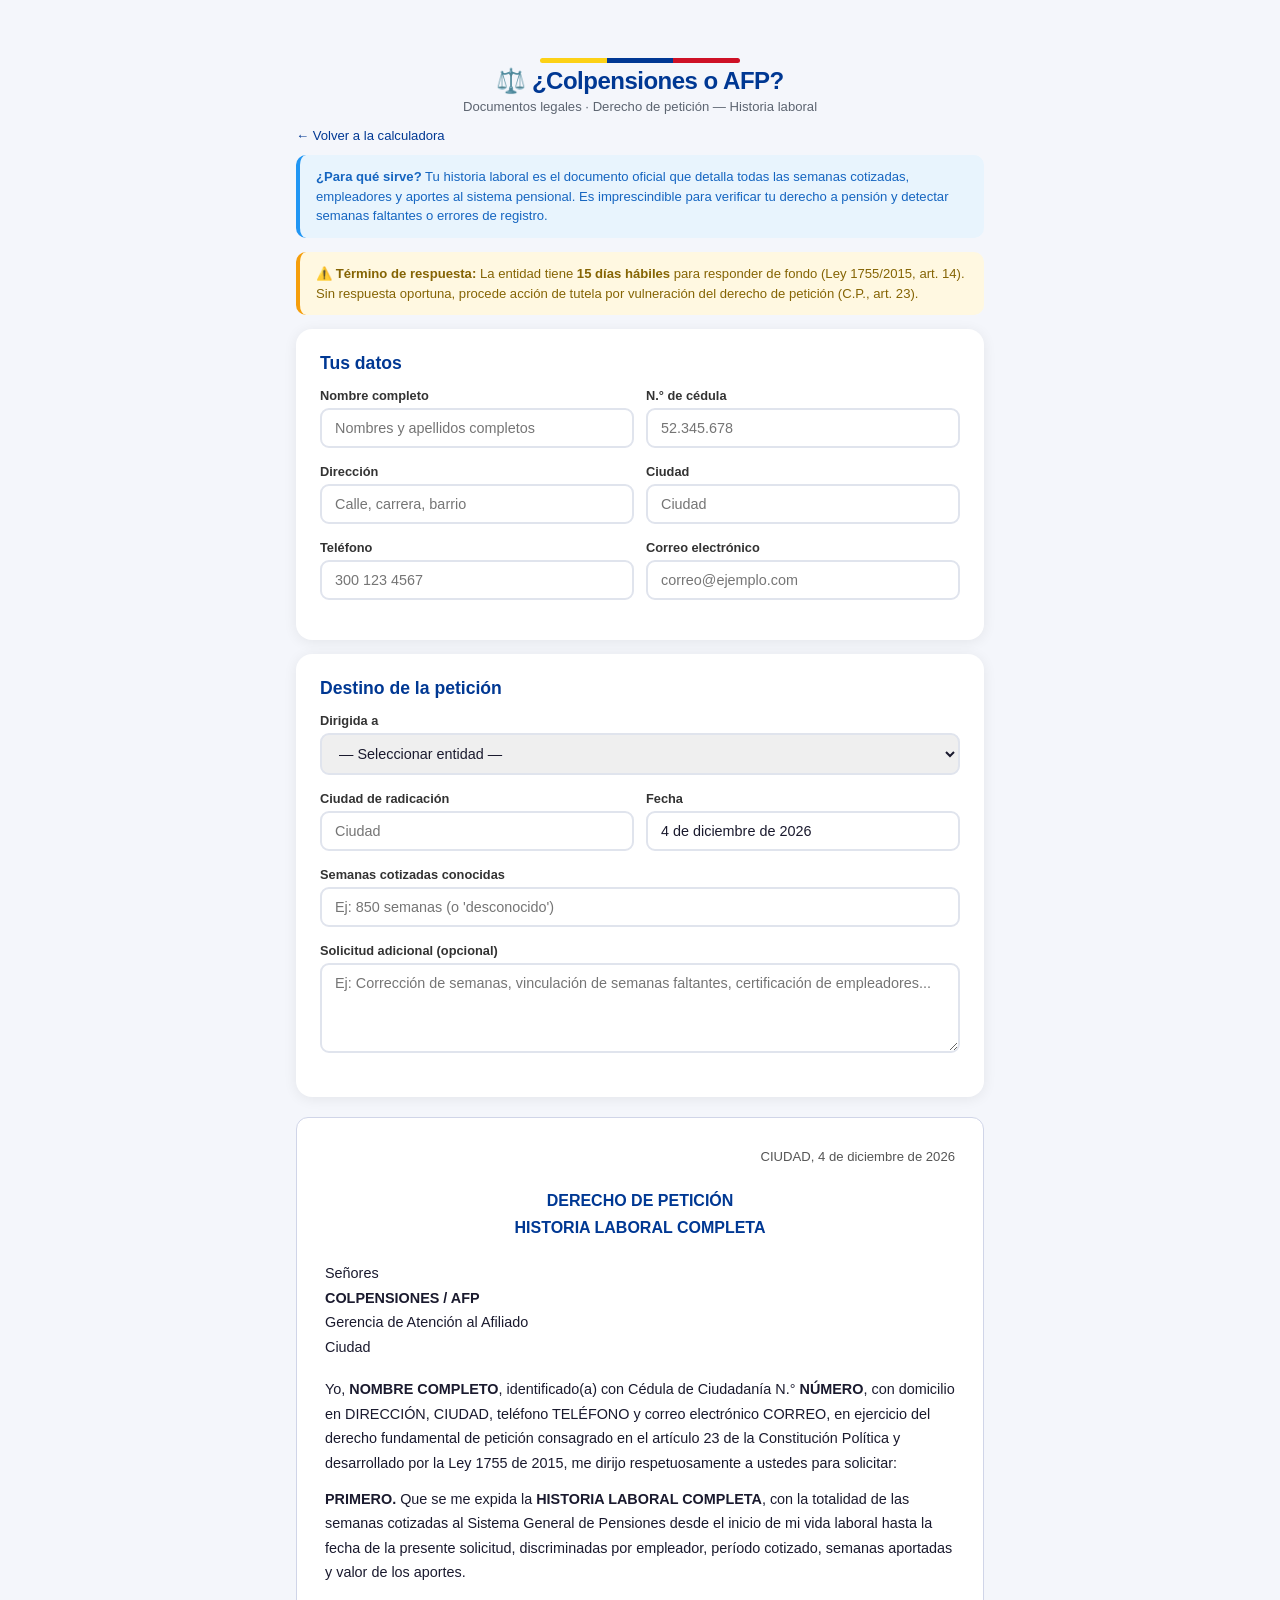
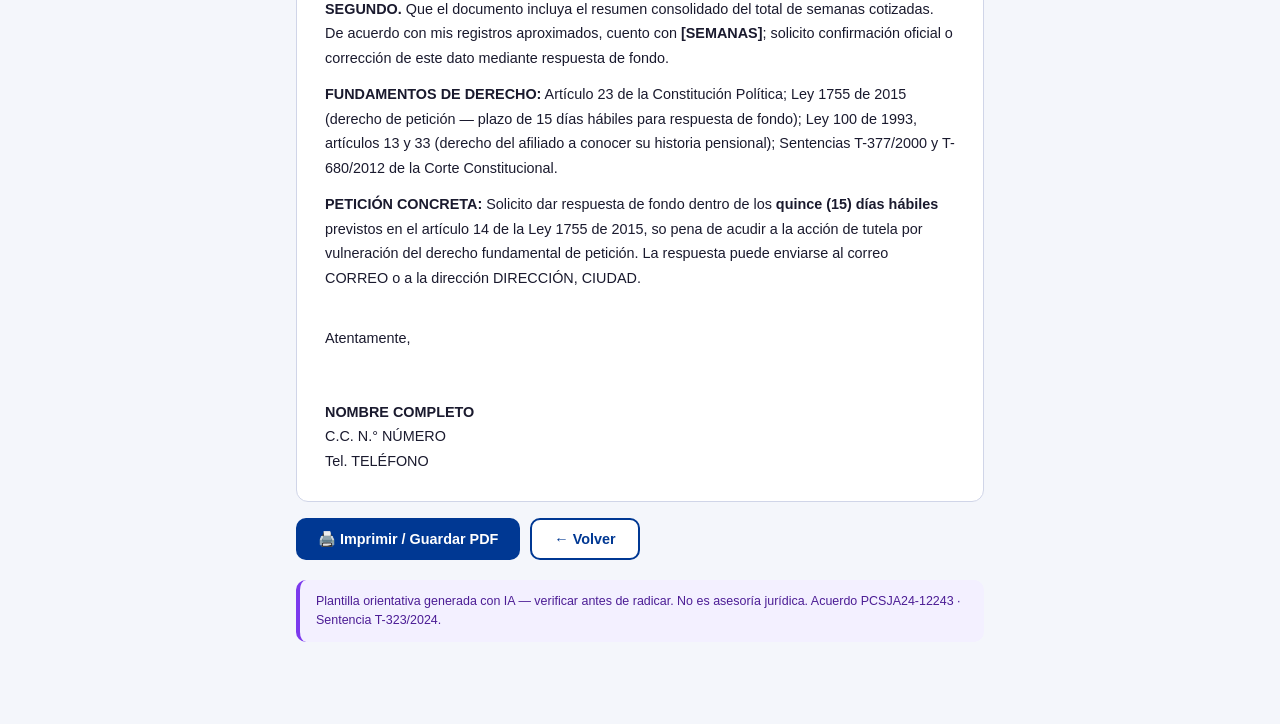
<file: docs/derecho-peticion-historia-laboral.html>
<!DOCTYPE html>
<html lang="es">
<head>
<meta charset="UTF-8">
<meta name="viewport" content="width=device-width, initial-scale=1.0">
<title>Derecho de Petición · Historia Laboral · Colpensiones o AFP</title>
<style>
/* === shared === */
/* ── Shared styles · pension-colombia ── */
:root {
  --azul:    #003893;
  --azul2:   #002776;
  --azul-lt: #e8eeff;
  --verde:   #2e7d32;
  --rojo:    #c62828;
  --ambar:   #f59e0b;
  --gris:    #5c6470;
  --fondo:   #f4f6fb;
  --texto:   #1a1a2e;
}
*, *::before, *::after { box-sizing: border-box; margin: 0; padding: 0; }
body {
  font-family: -apple-system, BlinkMacSystemFont, 'Segoe UI', Roboto, sans-serif;
  background: var(--fondo); color: var(--texto);
  min-height: 100vh; padding-bottom: 48px;
}
.page { max-width: 720px; margin: 0 auto; padding: 20px 16px; }

/* flag */
.flag { height: 5px; border-radius: 3px; margin: 14px auto 4px; max-width: 200px;
  background: linear-gradient(to right, #FCD116 33.33%, #003893 33.33% 66.66%, #CE1126 66.66%); }

/* header */
.site-header { text-align: center; padding: 24px 16px 12px; }
.site-header h1 { font-size: 1.5rem; font-weight: 900; color: var(--azul); letter-spacing: -0.5px; }
.site-header .sub { font-size: 0.82rem; color: var(--gris); margin-top: 4px; }

/* breadcrumb */
.breadcrumb { font-size: 0.78rem; color: var(--gris); margin: 0 0 18px;
  display: flex; align-items: center; gap: 6px; flex-wrap: wrap; }
.breadcrumb a { color: var(--azul); text-decoration: none; }
.breadcrumb a:hover { text-decoration: underline; }
.breadcrumb span { opacity: 0.5; }

/* card */
.card {
  background: white; border-radius: 16px; padding: 24px;
  margin: 14px 0; box-shadow: 0 2px 14px rgba(0,0,0,0.07);
}
.card h2 { font-size: 1.1rem; font-weight: 800; color: var(--azul); margin-bottom: 14px; }
.card h3 { font-size: 0.95rem; font-weight: 700; color: var(--azul2); margin: 18px 0 8px; }
.card p  { font-size: 0.9rem; line-height: 1.65; color: #2a2a3e; margin-bottom: 10px; }
.card ul, .card ol { padding-left: 20px; margin-bottom: 10px; }
.card li  { font-size: 0.88rem; line-height: 1.6; margin-bottom: 4px; }

/* table */
table { width: 100%; border-collapse: collapse; font-size: 0.86rem; margin: 12px 0; }
th { background: var(--azul); color: white; padding: 9px 12px; text-align: left; font-size: 0.8rem; }
td { padding: 9px 12px; border-bottom: 1px solid #e8eaf0; vertical-align: top; }
tr:nth-child(even) td { background: #f7f8fc; }

/* badge */
.badge { display: inline-block; font-size: 0.72rem; font-weight: 700;
  padding: 2px 8px; border-radius: 20px; }
.badge-verde { background: #e8f5e9; color: var(--verde); }
.badge-rojo  { background: #ffebee; color: var(--rojo); }
.badge-ambar { background: #fff8e1; color: #856404; }
.badge-azul  { background: var(--azul-lt); color: var(--azul); }

/* notice */
.notice {
  border-radius: 10px; padding: 12px 16px; font-size: 0.82rem; line-height: 1.5;
  margin-bottom: 14px;
}
.notice-info  { background: #e8f4fd; border-left: 4px solid #2196f3; color: #1565c0; }
.notice-warn  { background: #fff8e1; border-left: 4px solid var(--ambar); color: #856404; }
.notice-ok    { background: #e8f5e9; border-left: 4px solid var(--verde); color: var(--verde); }
.notice-legal { background: #f3f0ff; border-left: 4px solid #7c3aed; color: #4c1d95; font-size: 0.78rem; }

/* buttons */
.btn { display: inline-block; padding: 11px 22px; border-radius: 10px; font-size: 0.9rem;
  font-weight: 700; cursor: pointer; border: none; text-decoration: none; transition: all 0.18s; }
.btn-primary { background: var(--azul); color: white; }
.btn-primary:hover { background: var(--azul2); }
.btn-secondary { background: white; color: var(--azul); border: 2px solid var(--azul); }
.btn-secondary:hover { background: var(--azul-lt); }
.btn-block { display: block; width: 100%; text-align: center; margin-top: 8px; }

/* nav */
.back-link { font-size: 0.82rem; color: var(--azul); text-decoration: none; display: inline-flex;
  align-items: center; gap: 4px; margin-bottom: 12px; }
.back-link:hover { text-decoration: underline; }

/* print */
@media print {
  body { background: white; }
  .no-print { display: none !important; }
  .card { box-shadow: none; border: 1px solid #ddd; }
}

/* === /shared === */
</style>
<style>
.field { margin-bottom: 16px; }
.field label { display: block; font-size: 0.8rem; font-weight: 700; color: #333; margin-bottom: 5px; }
input, select, textarea { width: 100%; padding: 10px 13px; border: 2px solid #e0e4ed;
  border-radius: 9px; font-size: 0.9rem; color: #1a1a2e; font-family: inherit; }
input:focus, select:focus, textarea:focus { outline: none; border-color: #003893; }
textarea { min-height: 90px; resize: vertical; }
.row2 { display: grid; grid-template-columns: 1fr 1fr; gap: 12px; }
@media (max-width:500px) { .row2 { grid-template-columns: 1fr; } }
.documento { background: white; border: 1.5px solid #d0d5e8; border-radius: 12px;
  padding: 28px; margin-top: 20px; font-size: 0.9rem; line-height: 1.7; }
.documento h3 { font-size: 1rem; font-weight: 800; text-align: center; margin-bottom: 20px; color: #003893; }
.documento .ref { text-align: right; font-size: 0.82rem; color: #555; margin-bottom: 18px; }
.documento .cuerpo p { margin-bottom: 12px; }
.documento ul { padding-left: 22px; margin: 8px 0 12px; }
.documento li { margin-bottom: 5px; }
.documento .firma { margin-top: 36px; }
.ph { font-weight: 700; color: #856404; }
.btn-row { display: flex; gap: 10px; margin-top: 16px; flex-wrap: wrap; }
.tag-auto { display:inline-block; background:#e8f5e9; color:#2e7d32; font-size:0.7rem;
  font-weight:700; border-radius:4px; padding:1px 6px; margin-left:5px; }
@media print { .no-print { display: none !important; } }
</style>
</head>
<body>
<div class="page">

  <div class="site-header">
    <div class="flag"></div>
    <h1>⚖️ ¿Colpensiones o AFP?</h1>
    <div class="sub">Documentos legales · Derecho de petición — Historia laboral</div>
  </div>

  <a href="../index.html" class="back-link no-print">← Volver a la calculadora</a>

  <div class="notice notice-info no-print" id="autofill-notice" style="display:none;">
    ✅ <strong>Datos pre-llenados</strong> a partir de tu consulta. Revisa y completa antes de imprimir.
  </div>

  <div class="notice notice-info">
    <strong>¿Para qué sirve?</strong> Tu historia laboral es el documento oficial que detalla todas las
    semanas cotizadas, empleadores y aportes al sistema pensional. Es imprescindible para verificar tu
    derecho a pensión y detectar semanas faltantes o errores de registro.
  </div>

  <div class="notice notice-warn">
    ⚠️ <strong>Término de respuesta:</strong> La entidad tiene <strong>15 días hábiles</strong> para
    responder de fondo (Ley 1755/2015, art. 14). Sin respuesta oportuna, procede acción de tutela
    por vulneración del derecho de petición (C.P., art. 23).
  </div>

  <div class="card no-print">
    <h2>Tus datos</h2>
    <div class="row2">
      <div class="field"><label>Nombre completo</label>
        <input id="nombre" placeholder="Nombres y apellidos completos" oninput="act()"></div>
      <div class="field"><label>N.° de cédula</label>
        <input id="cedula" placeholder="52.345.678" oninput="act()"></div>
    </div>
    <div class="row2">
      <div class="field"><label>Dirección</label>
        <input id="direccion" placeholder="Calle, carrera, barrio" oninput="act()"></div>
      <div class="field"><label>Ciudad</label>
        <input id="ciudad" placeholder="Ciudad" oninput="act()"></div>
    </div>
    <div class="row2">
      <div class="field"><label>Teléfono</label>
        <input id="telefono" placeholder="300 123 4567" oninput="act()"></div>
      <div class="field"><label>Correo electrónico</label>
        <input id="email" placeholder="correo@ejemplo.com" oninput="act()"></div>
    </div>
  </div>

  <div class="card no-print">
    <h2>Destino de la petición</h2>
    <div class="field">
      <label>Dirigida a <span class="tag-auto" id="tag-fondo" style="display:none">auto</span></label>
      <select id="entidad" onchange="act()">
        <option value="">— Seleccionar entidad —</option>
        <option value="COLPENSIONES">Colpensiones (Administradora Colombiana de Pensiones)</option>
        <option value="PORVENIR">Porvenir S.A. – AFP</option>
        <option value="PROTECCIÓN">Protección S.A. – AFP</option>
        <option value="COLFONDOS">Colfondos S.A. – AFP</option>
        <option value="SKANDIA">Skandia (Old Mutual) – AFP</option>
      </select>
    </div>
    <div class="row2">
      <div class="field"><label>Ciudad de radicación</label>
        <input id="ciudad_entidad" placeholder="Ciudad" oninput="act()"></div>
      <div class="field"><label>Fecha</label>
        <input id="fecha" oninput="act()"></div>
    </div>
    <div class="field">
      <label>Semanas cotizadas conocidas <span class="tag-auto" id="tag-semanas" style="display:none">auto</span></label>
      <input id="semanas" placeholder="Ej: 850 semanas (o 'desconocido')" oninput="act()">
    </div>
    <div class="field"><label>Solicitud adicional (opcional)</label>
      <textarea id="extra" placeholder="Ej: Corrección de semanas, vinculación de semanas faltantes, certificación de empleadores..." oninput="act()"></textarea>
    </div>
  </div>

  <div class="documento" id="doc">
    <div class="ref"><span id="d-ciudad-fecha">__________________</span></div>

    <h3>DERECHO DE PETICIÓN<br>HISTORIA LABORAL COMPLETA</h3>

    <div style="margin-bottom:18px;">
      Señores<br>
      <strong id="d-entidad">COLPENSIONES / AFP</strong><br>
      Gerencia de Atención al Afiliado<br>
      Ciudad
    </div>

    <div class="cuerpo">
      <p>
        Yo, <strong><span id="d-nombre" class="ph">NOMBRE COMPLETO</span></strong>,
        identificado(a) con Cédula de Ciudadanía N.°&nbsp;<strong><span id="d-cedula" class="ph">NÚMERO</span></strong>,
        con domicilio en <span id="d-dir" class="ph">DIRECCIÓN, CIUDAD</span>,
        teléfono <span id="d-tel" class="ph">TELÉFONO</span>
        y correo electrónico <span id="d-email" class="ph">CORREO</span>,
        en ejercicio del derecho fundamental de petición consagrado en el artículo 23
        de la Constitución Política y desarrollado por la Ley 1755 de 2015,
        me dirijo respetuosamente a ustedes para solicitar:
      </p>

      <p>
        <strong>PRIMERO.</strong> Que se me expida la <strong>HISTORIA LABORAL COMPLETA</strong>,
        con la totalidad de las semanas cotizadas al Sistema General de Pensiones desde el inicio
        de mi vida laboral hasta la fecha de la presente solicitud, discriminadas por empleador,
        período cotizado, semanas aportadas y valor de los aportes.
      </p>

      <p>
        <strong>SEGUNDO.</strong> Que el documento incluya el resumen consolidado del total de semanas
        cotizadas. De acuerdo con mis registros aproximados, cuento con
        <strong><span id="d-semanas" class="ph">[SEMANAS]</span></strong>; solicito
        confirmación oficial o corrección de este dato mediante respuesta de fondo.
      </p>

      <p id="p-extra" style="display:none">
        <strong>TERCERO.</strong> <span id="d-extra"></span>
      </p>

      <p>
        <strong>FUNDAMENTOS DE DERECHO:</strong> Artículo 23 de la Constitución Política;
        Ley 1755 de 2015 (derecho de petición — plazo de 15 días hábiles para respuesta de fondo);
        Ley 100 de 1993, artículos 13 y 33 (derecho del afiliado a conocer su historia pensional);
        Sentencias T-377/2000 y T-680/2012 de la Corte Constitucional.
      </p>

      <p>
        <strong>PETICIÓN CONCRETA:</strong> Solicito dar respuesta de fondo dentro de los
        <strong>quince (15) días hábiles</strong> previstos en el artículo 14 de la Ley 1755 de 2015,
        so pena de acudir a la acción de tutela por vulneración del derecho fundamental de petición.
        La respuesta puede enviarse al correo <span id="d-email2" class="ph">CORREO</span>
        o a la dirección <span id="d-dir2" class="ph">DIRECCIÓN</span>.
      </p>
    </div>

    <div class="firma">
      <p>Atentamente,</p><br><br>
      <p>
        <strong><span id="d-firma" class="ph">NOMBRE COMPLETO</span></strong><br>
        C.C. N.° <span id="d-cedula2" class="ph">NÚMERO</span><br>
        Tel. <span id="d-tel2" class="ph">TELÉFONO</span>
      </p>
    </div>
  </div>

  <div class="btn-row no-print">
    <button class="btn btn-primary" onclick="window.print()">🖨️ Imprimir / Guardar PDF</button>
    <a href="../index.html" class="btn btn-secondary">← Volver</a>
  </div>

  <div class="notice notice-legal" style="margin-top:20px;">
    Plantilla orientativa generada con IA — verificar antes de radicar. No es asesoría jurídica.
    Acuerdo PCSJA24-12243 · Sentencia T-323/2024.
  </div>
</div>

<script>
// Pre-llenar desde localStorage (calculadora principal)
(function() {
  const fecha = new Date().toLocaleDateString('es-CO', {year:'numeric',month:'long',day:'numeric'});
  document.getElementById('fecha').value = fecha;

  try {
    const raw = localStorage.getItem('pension_S');
    if (!raw) return;
    const S = JSON.parse(raw);

    if (S.semanas_actuales) {
      document.getElementById('semanas').value = S.semanas_actuales + ' semanas';
      document.getElementById('tag-semanas').style.display = 'inline-block';
    }

    const fondoMap = {
      Colpensiones:'COLPENSIONES', Porvenir:'PORVENIR',
      'Protección':'PROTECCIÓN', Proteccion:'PROTECCIÓN',
      Colfondos:'COLFONDOS', Skandia:'SKANDIA'
    };
    if (S.fondo_actual && fondoMap[S.fondo_actual]) {
      document.getElementById('entidad').value = fondoMap[S.fondo_actual];
      document.getElementById('tag-fondo').style.display = 'inline-block';
    }

    document.getElementById('autofill-notice').style.display = 'block';
  } catch(e) {}
})();

function v(id){ return document.getElementById(id)?.value?.trim()||''; }
function s(id, val, cls){ const el=document.getElementById(id); if(!el)return; el.textContent=val; el.className=val?'':'ph'; }

function act() {
  const nombre  = v('nombre')  || 'NOMBRE COMPLETO';
  const cedula  = v('cedula')  || 'NÚMERO';
  const dir     = v('direccion')|| 'DIRECCIÓN';
  const ciudad  = v('ciudad')  || 'CIUDAD';
  const tel     = v('telefono')|| 'TELÉFONO';
  const email   = v('email')   || 'CORREO';
  const ent     = v('entidad') || 'COLPENSIONES / AFP';
  const ciudadEnt = v('ciudad_entidad') || 'CIUDAD';
  const fecha   = v('fecha')   || '——';
  const semanas = v('semanas') || '[SEMANAS]';
  const extra   = v('extra');

  s('d-ciudad-fecha', ciudadEnt + ', ' + fecha);
  s('d-entidad', ent);
  s('d-nombre', nombre);
  s('d-cedula', cedula);
  s('d-dir', dir + ', ' + ciudad);
  s('d-tel', tel);
  s('d-email', email);
  s('d-semanas', semanas);
  s('d-extra', extra);
  s('d-email2', email);
  s('d-dir2', dir + ', ' + ciudad);
  s('d-firma', nombre);
  s('d-cedula2', cedula);
  s('d-tel2', tel);

  document.getElementById('p-extra').style.display = extra ? 'block' : 'none';
}

act();
</script>
</body>
</html>
</file>
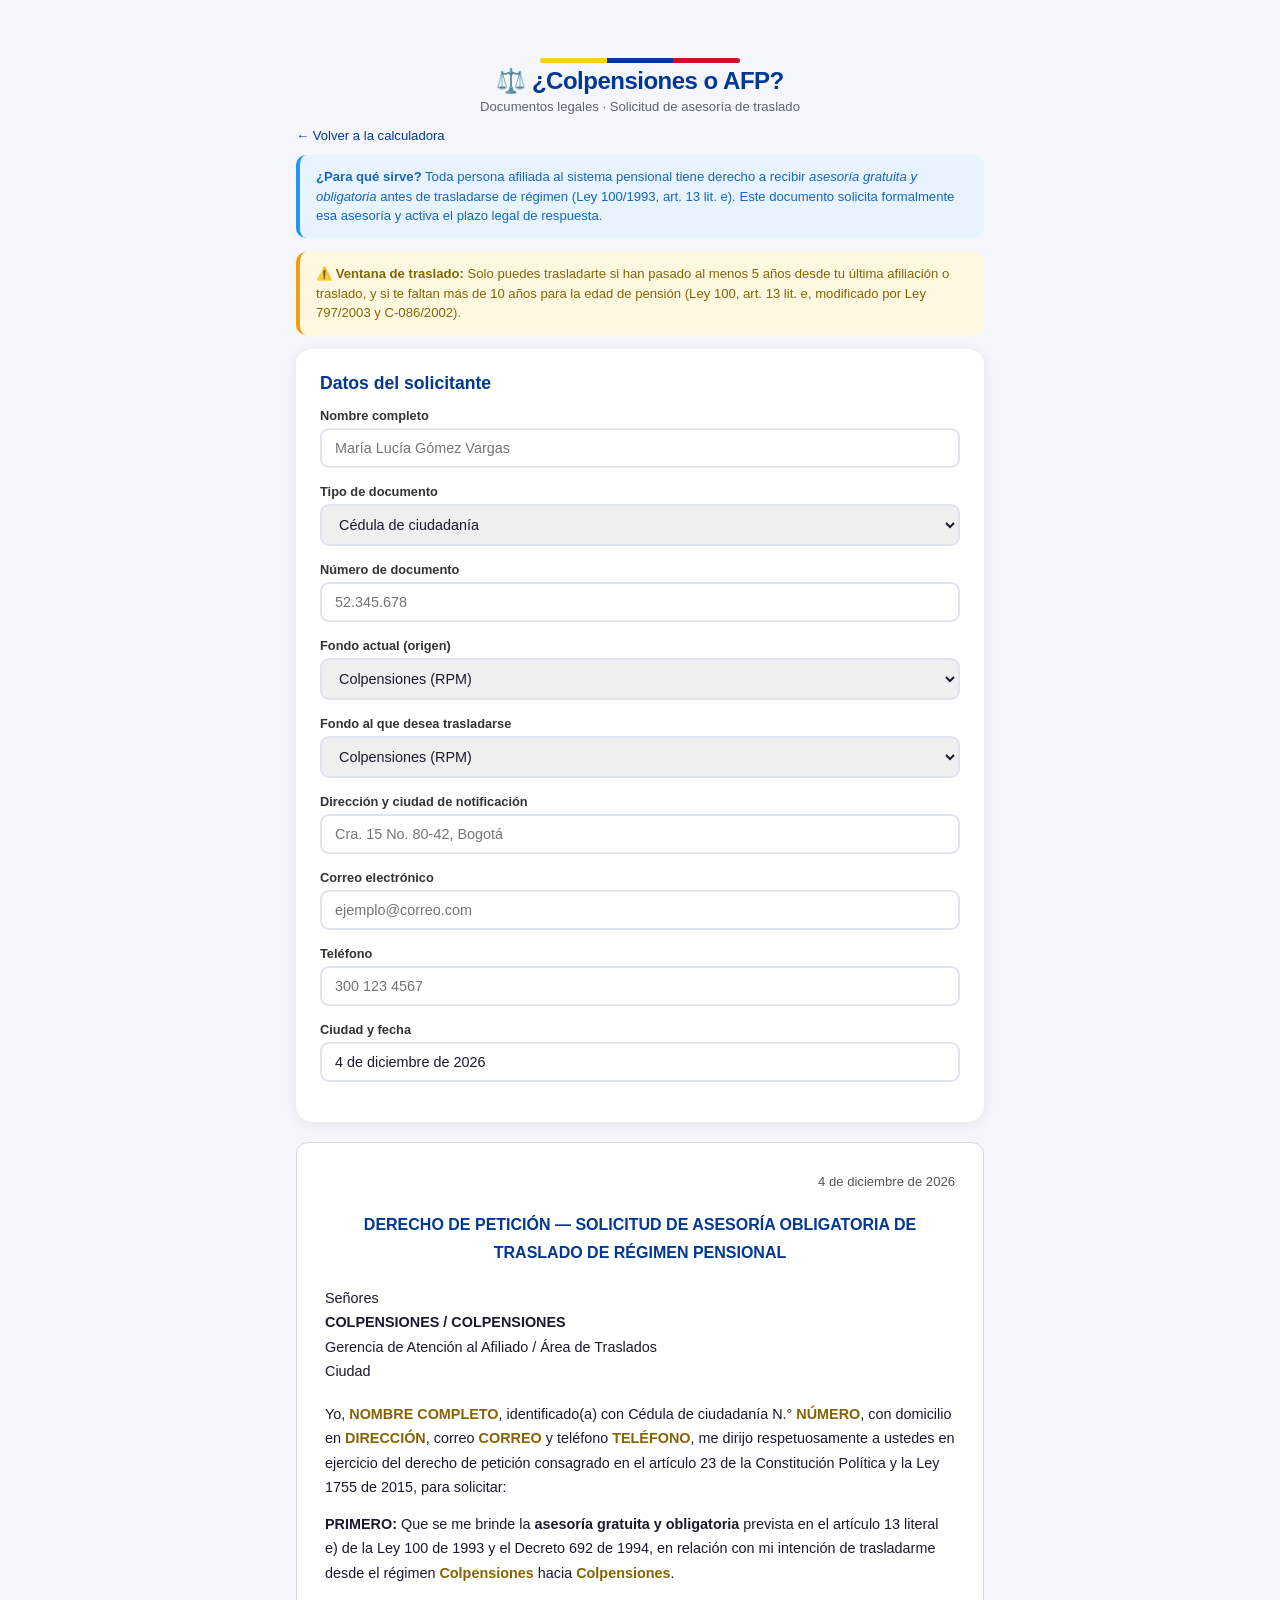
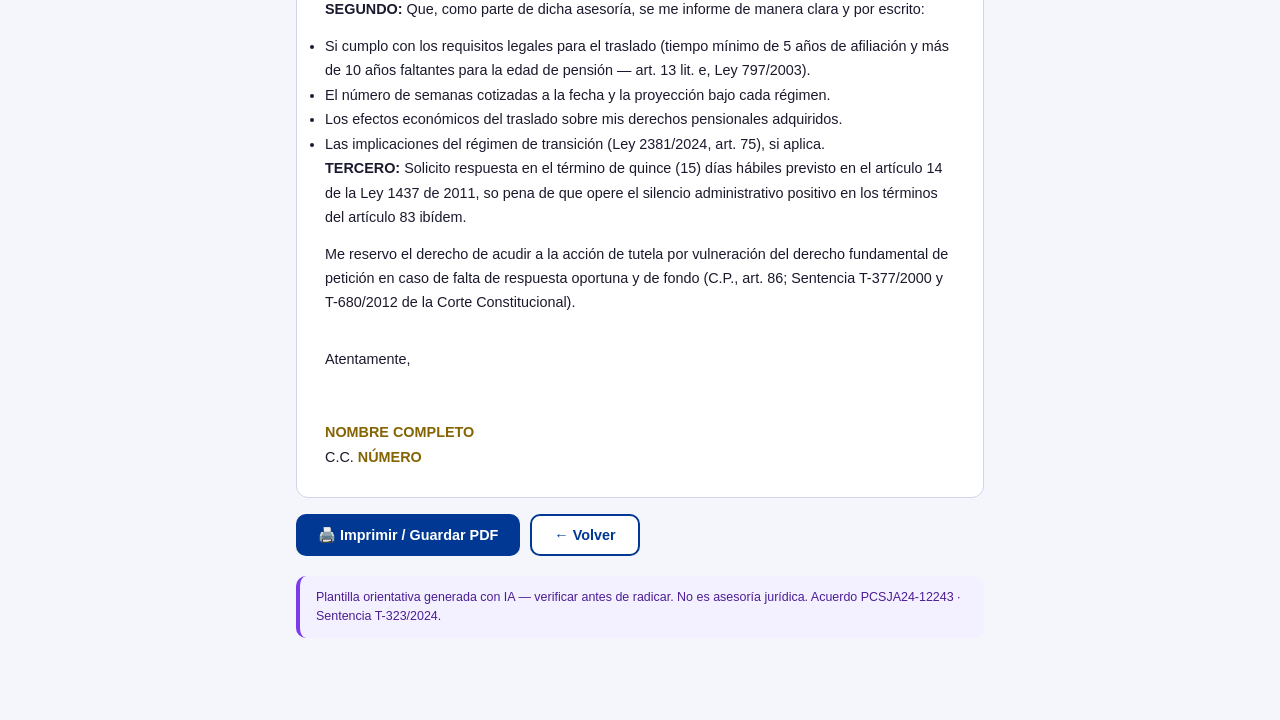
<file: docs/derecho-peticion-traslado.html>
<!DOCTYPE html>
<html lang="es">
<head>
<meta charset="UTF-8">
<meta name="viewport" content="width=device-width, initial-scale=1.0">
<title>Derecho de petición — Asesoría de traslado · Colpensiones o AFP</title>
<style>
/* === shared === */
/* ── Shared styles · pension-colombia ── */
:root {
  --azul:    #003893;
  --azul2:   #002776;
  --azul-lt: #e8eeff;
  --verde:   #2e7d32;
  --rojo:    #c62828;
  --ambar:   #f59e0b;
  --gris:    #5c6470;
  --fondo:   #f4f6fb;
  --texto:   #1a1a2e;
}
*, *::before, *::after { box-sizing: border-box; margin: 0; padding: 0; }
body {
  font-family: -apple-system, BlinkMacSystemFont, 'Segoe UI', Roboto, sans-serif;
  background: var(--fondo); color: var(--texto);
  min-height: 100vh; padding-bottom: 48px;
}
.page { max-width: 720px; margin: 0 auto; padding: 20px 16px; }

/* flag */
.flag { height: 5px; border-radius: 3px; margin: 14px auto 4px; max-width: 200px;
  background: linear-gradient(to right, #FCD116 33.33%, #003893 33.33% 66.66%, #CE1126 66.66%); }

/* header */
.site-header { text-align: center; padding: 24px 16px 12px; }
.site-header h1 { font-size: 1.5rem; font-weight: 900; color: var(--azul); letter-spacing: -0.5px; }
.site-header .sub { font-size: 0.82rem; color: var(--gris); margin-top: 4px; }

/* breadcrumb */
.breadcrumb { font-size: 0.78rem; color: var(--gris); margin: 0 0 18px;
  display: flex; align-items: center; gap: 6px; flex-wrap: wrap; }
.breadcrumb a { color: var(--azul); text-decoration: none; }
.breadcrumb a:hover { text-decoration: underline; }
.breadcrumb span { opacity: 0.5; }

/* card */
.card {
  background: white; border-radius: 16px; padding: 24px;
  margin: 14px 0; box-shadow: 0 2px 14px rgba(0,0,0,0.07);
}
.card h2 { font-size: 1.1rem; font-weight: 800; color: var(--azul); margin-bottom: 14px; }
.card h3 { font-size: 0.95rem; font-weight: 700; color: var(--azul2); margin: 18px 0 8px; }
.card p  { font-size: 0.9rem; line-height: 1.65; color: #2a2a3e; margin-bottom: 10px; }
.card ul, .card ol { padding-left: 20px; margin-bottom: 10px; }
.card li  { font-size: 0.88rem; line-height: 1.6; margin-bottom: 4px; }

/* table */
table { width: 100%; border-collapse: collapse; font-size: 0.86rem; margin: 12px 0; }
th { background: var(--azul); color: white; padding: 9px 12px; text-align: left; font-size: 0.8rem; }
td { padding: 9px 12px; border-bottom: 1px solid #e8eaf0; vertical-align: top; }
tr:nth-child(even) td { background: #f7f8fc; }

/* badge */
.badge { display: inline-block; font-size: 0.72rem; font-weight: 700;
  padding: 2px 8px; border-radius: 20px; }
.badge-verde { background: #e8f5e9; color: var(--verde); }
.badge-rojo  { background: #ffebee; color: var(--rojo); }
.badge-ambar { background: #fff8e1; color: #856404; }
.badge-azul  { background: var(--azul-lt); color: var(--azul); }

/* notice */
.notice {
  border-radius: 10px; padding: 12px 16px; font-size: 0.82rem; line-height: 1.5;
  margin-bottom: 14px;
}
.notice-info  { background: #e8f4fd; border-left: 4px solid #2196f3; color: #1565c0; }
.notice-warn  { background: #fff8e1; border-left: 4px solid var(--ambar); color: #856404; }
.notice-ok    { background: #e8f5e9; border-left: 4px solid var(--verde); color: var(--verde); }
.notice-legal { background: #f3f0ff; border-left: 4px solid #7c3aed; color: #4c1d95; font-size: 0.78rem; }

/* buttons */
.btn { display: inline-block; padding: 11px 22px; border-radius: 10px; font-size: 0.9rem;
  font-weight: 700; cursor: pointer; border: none; text-decoration: none; transition: all 0.18s; }
.btn-primary { background: var(--azul); color: white; }
.btn-primary:hover { background: var(--azul2); }
.btn-secondary { background: white; color: var(--azul); border: 2px solid var(--azul); }
.btn-secondary:hover { background: var(--azul-lt); }
.btn-block { display: block; width: 100%; text-align: center; margin-top: 8px; }

/* nav */
.back-link { font-size: 0.82rem; color: var(--azul); text-decoration: none; display: inline-flex;
  align-items: center; gap: 4px; margin-bottom: 12px; }
.back-link:hover { text-decoration: underline; }

/* print */
@media print {
  body { background: white; }
  .no-print { display: none !important; }
  .card { box-shadow: none; border: 1px solid #ddd; }
}

/* === /shared === */
</style>
<style>
.field { margin-bottom: 16px; }
.field label { display: block; font-size: 0.8rem; font-weight: 700; color: #333; margin-bottom: 5px; }
input, select, textarea { width: 100%; padding: 10px 13px; border: 2px solid #e0e4ed;
  border-radius: 9px; font-size: 0.9rem; color: #1a1a2e; font-family: inherit; }
input:focus, select:focus { outline: none; border-color: #003893; }
.documento { background: white; border: 1.5px solid #d0d5e8; border-radius: 12px;
  padding: 28px; margin-top: 20px; font-size: 0.9rem; line-height: 1.7; }
.documento h3 { font-size: 1rem; font-weight: 800; text-align: center; margin-bottom: 20px; color: #003893; }
.documento .ref { text-align: right; font-size: 0.82rem; color: #555; margin-bottom: 18px; }
.documento .cuerpo p { margin-bottom: 12px; }
.documento .firma { margin-top: 32px; }
.ph { font-weight: 700; color: #856404; }
.btn-row { display: flex; gap: 10px; margin-top: 16px; flex-wrap: wrap; }
@media print { .no-print { display: none !important; } }
</style>
</head>
<body>
<div class="page">

  <div class="site-header">
    <div class="flag"></div>
    <h1>⚖️ ¿Colpensiones o AFP?</h1>
    <div class="sub">Documentos legales · Solicitud de asesoría de traslado</div>
  </div>

  <a href="../index.html" class="back-link no-print">← Volver a la calculadora</a>

  <div class="notice notice-info">
    <strong>¿Para qué sirve?</strong> Toda persona afiliada al sistema pensional tiene derecho a recibir
    <em>asesoría gratuita y obligatoria</em> antes de trasladarse de régimen (Ley 100/1993, art. 13 lit. e).
    Este documento solicita formalmente esa asesoría y activa el plazo legal de respuesta.
  </div>

  <div class="notice notice-warn">
    ⚠️ <strong>Ventana de traslado:</strong> Solo puedes trasladarte si han pasado al menos 5 años desde tu última
    afiliación o traslado, y si te faltan más de 10 años para la edad de pensión (Ley 100, art. 13 lit. e,
    modificado por Ley 797/2003 y C-086/2002).
  </div>

  <div class="card no-print">
    <h2>Datos del solicitante</h2>
    <div class="field"><label>Nombre completo</label>
      <input id="nombre" placeholder="María Lucía Gómez Vargas" oninput="act()"></div>
    <div class="field"><label>Tipo de documento</label>
      <select id="tipo_doc" onchange="act()">
        <option>Cédula de ciudadanía</option>
        <option>Cédula de extranjería</option>
        <option>Pasaporte</option>
      </select></div>
    <div class="field"><label>Número de documento</label>
      <input id="num_doc" placeholder="52.345.678" oninput="act()"></div>
    <div class="field"><label>Fondo actual (origen)</label>
      <select id="fondo_origen" onchange="act()">
        <option value="Colpensiones">Colpensiones (RPM)</option>
        <option value="Porvenir">Porvenir (RAIS)</option>
        <option value="Protección">Protección (RAIS)</option>
        <option value="Colfondos">Colfondos (RAIS)</option>
        <option value="Skandia">Skandia (RAIS)</option>
      </select></div>
    <div class="field"><label>Fondo al que desea trasladarse</label>
      <select id="fondo_destino" onchange="act()">
        <option value="Colpensiones">Colpensiones (RPM)</option>
        <option value="Porvenir">Porvenir (RAIS)</option>
        <option value="Protección">Protección (RAIS)</option>
        <option value="Colfondos">Colfondos (RAIS)</option>
        <option value="Skandia">Skandia (RAIS)</option>
      </select></div>
    <div class="field"><label>Dirección y ciudad de notificación</label>
      <input id="direccion" placeholder="Cra. 15 No. 80-42, Bogotá" oninput="act()"></div>
    <div class="field"><label>Correo electrónico</label>
      <input id="email" placeholder="ejemplo@correo.com" oninput="act()"></div>
    <div class="field"><label>Teléfono</label>
      <input id="telefono" placeholder="300 123 4567" oninput="act()"></div>
    <div class="field"><label>Ciudad y fecha</label>
      <input id="fecha" oninput="act()"></div>
  </div>

  <div class="documento" id="doc">
    <div class="ref"><span id="d-fecha">__________________</span></div>

    <h3>DERECHO DE PETICIÓN — SOLICITUD DE ASESORÍA OBLIGATORIA DE TRASLADO DE RÉGIMEN PENSIONAL</h3>

    <div style="margin-bottom:18px;">
      Señores<br>
      <strong id="d-dest">COLPENSIONES</strong><br>
      Gerencia de Atención al Afiliado / Área de Traslados<br>
      Ciudad
    </div>

    <div class="cuerpo">
      <p>
        Yo, <strong><span id="d-nombre" class="ph">NOMBRE COMPLETO</span></strong>,
        identificado(a) con <span id="d-tipo">Cédula de ciudadanía</span> N.°&nbsp;<strong><span id="d-doc" class="ph">NÚMERO</span></strong>,
        con domicilio en <span id="d-dir" class="ph">DIRECCIÓN</span>,
        correo <span id="d-email" class="ph">CORREO</span> y teléfono <span id="d-tel" class="ph">TELÉFONO</span>,
        me dirijo respetuosamente a ustedes en ejercicio del derecho de petición consagrado
        en el artículo 23 de la Constitución Política y la Ley 1755 de 2015, para solicitar:
      </p>

      <p>
        <strong>PRIMERO:</strong> Que se me brinde la <strong>asesoría gratuita y obligatoria</strong>
        prevista en el artículo 13 literal e) de la Ley 100 de 1993 y el Decreto 692 de 1994,
        en relación con mi intención de trasladarme desde el régimen
        <strong><span id="d-origen" class="ph">ORIGEN</span></strong> hacia
        <strong><span id="d-destino" class="ph">DESTINO</span></strong>.
      </p>

      <p>
        <strong>SEGUNDO:</strong> Que, como parte de dicha asesoría, se me informe de manera
        clara y por escrito:
      </p>
      <ul>
        <li>Si cumplo con los requisitos legales para el traslado (tiempo mínimo de 5 años de afiliación
            y más de 10 años faltantes para la edad de pensión — art. 13 lit. e, Ley 797/2003).</li>
        <li>El número de semanas cotizadas a la fecha y la proyección bajo cada régimen.</li>
        <li>Los efectos económicos del traslado sobre mis derechos pensionales adquiridos.</li>
        <li>Las implicaciones del régimen de transición (Ley 2381/2024, art. 75), si aplica.</li>
      </ul>

      <p>
        <strong>TERCERO:</strong> Solicito respuesta en el término de quince (15) días hábiles
        previsto en el artículo 14 de la Ley 1437 de 2011, so pena de que opere el silencio
        administrativo positivo en los términos del artículo 83 ibídem.
      </p>

      <p>
        Me reservo el derecho de acudir a la acción de tutela por vulneración del derecho fundamental
        de petición en caso de falta de respuesta oportuna y de fondo (C.P., art. 86;
        Sentencia T-377/2000 y T-680/2012 de la Corte Constitucional).
      </p>
    </div>

    <div class="firma">
      <p>Atentamente,</p>
      <br><br>
      <p>
        <strong><span id="d-firma" class="ph">NOMBRE COMPLETO</span></strong><br>
        <span id="d-tipo2">C.C.</span> <span id="d-doc2" class="ph">NÚMERO</span>
      </p>
    </div>
  </div>

  <div class="btn-row no-print">
    <button class="btn btn-primary" onclick="window.print()">🖨️ Imprimir / Guardar PDF</button>
    <a href="../index.html" class="btn btn-secondary">← Volver</a>
  </div>

  <div class="notice notice-legal" style="margin-top:20px;">
    Plantilla orientativa generada con IA — verificar antes de radicar. No es asesoría jurídica.
    Acuerdo PCSJA24-12243 · Sentencia T-323/2024.
  </div>
</div>
<script>
document.getElementById('fecha').value = new Date().toLocaleDateString('es-CO', {year:'numeric',month:'long',day:'numeric'});

// Pre-llenar desde localStorage (calculadora principal)
(function() {
  try {
    const raw = localStorage.getItem('pension_S');
    if (!raw) return;
    const S = JSON.parse(raw);
    const fondoMap = { Colpensiones:'Colpensiones', Porvenir:'Porvenir', 'Protección':'Protección', Proteccion:'Protección', Colfondos:'Colfondos', Skandia:'Skandia' };
    if (S.fondo_actual && fondoMap[S.fondo_actual]) {
      document.getElementById('fondo_origen').value = fondoMap[S.fondo_actual];
      // Sugerir destino opuesto
      const destMap = { Colpensiones:'Porvenir', Porvenir:'Colpensiones', 'Protección':'Colpensiones', Colfondos:'Colpensiones', Skandia:'Colpensiones' };
      const dest = destMap[S.fondo_actual];
      if (dest) document.getElementById('fondo_destino').value = dest;
      // Mostrar aviso de auto-llenado
      const nb = document.createElement('div');
      nb.className = 'notice notice-ok no-print';
      nb.innerHTML = '✅ <strong>Datos pre-llenados</strong> desde tu consulta. Revisa antes de imprimir.';
      nb.style.marginBottom = '12px';
      document.querySelector('.card.no-print').prepend(nb);
    }
  } catch(e) {}
})();

function act() {
  const n = v('nombre')||'NOMBRE COMPLETO', td = v('tipo_doc')||'Cédula de ciudadanía',
        nd = v('num_doc')||'NÚMERO', fo = v('fondo_origen')||'Colpensiones',
        fd = v('fondo_destino')||'Destino', dir = v('direccion')||'DIRECCIÓN',
        em = v('email')||'CORREO', tel = v('telefono')||'TELÉFONO', fch = v('fecha')||'——';
  s('d-fecha',fch); s('d-dest',fd.toUpperCase()+' / '+fo.toUpperCase());
  s('d-nombre',n); s('d-tipo',td); s('d-doc',nd); s('d-dir',dir); s('d-email',em); s('d-tel',tel);
  s('d-origen',fo); s('d-destino',fd); s('d-firma',n); s('d-tipo2',ab(td)); s('d-doc2',nd);
}
function v(id){return document.getElementById(id)?.value||'';}
function s(id,val){const el=document.getElementById(id);if(el)el.textContent=val;}
function ab(t){return t.includes('ciudadanía')?'C.C.':t.includes('extranjería')?'C.E.':'PAS.';}
act();
</script>
</body>
</html>
</file>
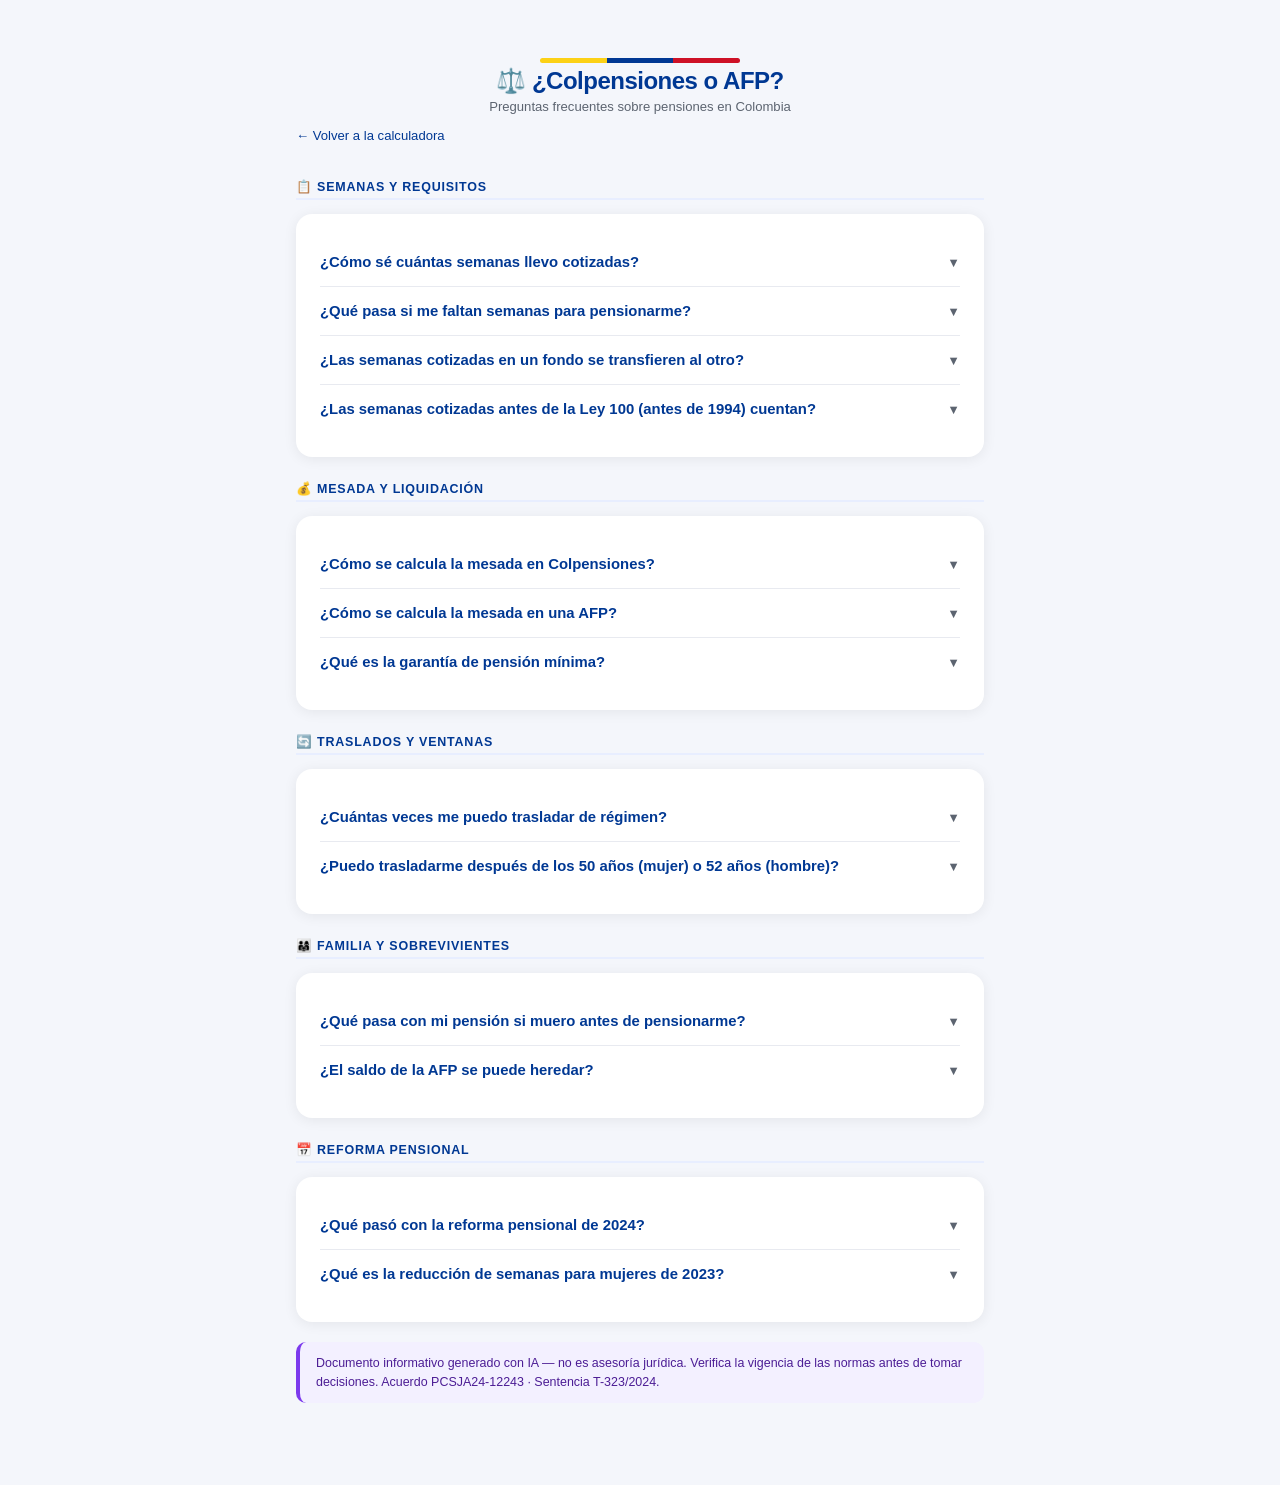
<file: docs/faq-pension.html>
<!DOCTYPE html>
<html lang="es">
<head>
<meta charset="UTF-8">
<meta name="viewport" content="width=device-width, initial-scale=1.0">
<title>Preguntas frecuentes · Colpensiones o AFP</title>
<style>
/* === shared === */
/* ── Shared styles · pension-colombia ── */
:root {
  --azul:    #003893;
  --azul2:   #002776;
  --azul-lt: #e8eeff;
  --verde:   #2e7d32;
  --rojo:    #c62828;
  --ambar:   #f59e0b;
  --gris:    #5c6470;
  --fondo:   #f4f6fb;
  --texto:   #1a1a2e;
}
*, *::before, *::after { box-sizing: border-box; margin: 0; padding: 0; }
body {
  font-family: -apple-system, BlinkMacSystemFont, 'Segoe UI', Roboto, sans-serif;
  background: var(--fondo); color: var(--texto);
  min-height: 100vh; padding-bottom: 48px;
}
.page { max-width: 720px; margin: 0 auto; padding: 20px 16px; }

/* flag */
.flag { height: 5px; border-radius: 3px; margin: 14px auto 4px; max-width: 200px;
  background: linear-gradient(to right, #FCD116 33.33%, #003893 33.33% 66.66%, #CE1126 66.66%); }

/* header */
.site-header { text-align: center; padding: 24px 16px 12px; }
.site-header h1 { font-size: 1.5rem; font-weight: 900; color: var(--azul); letter-spacing: -0.5px; }
.site-header .sub { font-size: 0.82rem; color: var(--gris); margin-top: 4px; }

/* breadcrumb */
.breadcrumb { font-size: 0.78rem; color: var(--gris); margin: 0 0 18px;
  display: flex; align-items: center; gap: 6px; flex-wrap: wrap; }
.breadcrumb a { color: var(--azul); text-decoration: none; }
.breadcrumb a:hover { text-decoration: underline; }
.breadcrumb span { opacity: 0.5; }

/* card */
.card {
  background: white; border-radius: 16px; padding: 24px;
  margin: 14px 0; box-shadow: 0 2px 14px rgba(0,0,0,0.07);
}
.card h2 { font-size: 1.1rem; font-weight: 800; color: var(--azul); margin-bottom: 14px; }
.card h3 { font-size: 0.95rem; font-weight: 700; color: var(--azul2); margin: 18px 0 8px; }
.card p  { font-size: 0.9rem; line-height: 1.65; color: #2a2a3e; margin-bottom: 10px; }
.card ul, .card ol { padding-left: 20px; margin-bottom: 10px; }
.card li  { font-size: 0.88rem; line-height: 1.6; margin-bottom: 4px; }

/* table */
table { width: 100%; border-collapse: collapse; font-size: 0.86rem; margin: 12px 0; }
th { background: var(--azul); color: white; padding: 9px 12px; text-align: left; font-size: 0.8rem; }
td { padding: 9px 12px; border-bottom: 1px solid #e8eaf0; vertical-align: top; }
tr:nth-child(even) td { background: #f7f8fc; }

/* badge */
.badge { display: inline-block; font-size: 0.72rem; font-weight: 700;
  padding: 2px 8px; border-radius: 20px; }
.badge-verde { background: #e8f5e9; color: var(--verde); }
.badge-rojo  { background: #ffebee; color: var(--rojo); }
.badge-ambar { background: #fff8e1; color: #856404; }
.badge-azul  { background: var(--azul-lt); color: var(--azul); }

/* notice */
.notice {
  border-radius: 10px; padding: 12px 16px; font-size: 0.82rem; line-height: 1.5;
  margin-bottom: 14px;
}
.notice-info  { background: #e8f4fd; border-left: 4px solid #2196f3; color: #1565c0; }
.notice-warn  { background: #fff8e1; border-left: 4px solid var(--ambar); color: #856404; }
.notice-ok    { background: #e8f5e9; border-left: 4px solid var(--verde); color: var(--verde); }
.notice-legal { background: #f3f0ff; border-left: 4px solid #7c3aed; color: #4c1d95; font-size: 0.78rem; }

/* buttons */
.btn { display: inline-block; padding: 11px 22px; border-radius: 10px; font-size: 0.9rem;
  font-weight: 700; cursor: pointer; border: none; text-decoration: none; transition: all 0.18s; }
.btn-primary { background: var(--azul); color: white; }
.btn-primary:hover { background: var(--azul2); }
.btn-secondary { background: white; color: var(--azul); border: 2px solid var(--azul); }
.btn-secondary:hover { background: var(--azul-lt); }
.btn-block { display: block; width: 100%; text-align: center; margin-top: 8px; }

/* nav */
.back-link { font-size: 0.82rem; color: var(--azul); text-decoration: none; display: inline-flex;
  align-items: center; gap: 4px; margin-bottom: 12px; }
.back-link:hover { text-decoration: underline; }

/* print */
@media print {
  body { background: white; }
  .no-print { display: none !important; }
  .card { box-shadow: none; border: 1px solid #ddd; }
}

/* === /shared === */
</style>
<style>
.faq-item { border-bottom:1px solid #e8eaf0; }
.faq-item:last-child { border-bottom:none; }
.faq-q { width:100%; text-align:left; background:none; border:none; cursor:pointer;
  padding:16px 0; font-size:.93rem; font-weight:700; color:#003893;
  display:flex; justify-content:space-between; align-items:center; gap:10px; }
.faq-q:hover { color:#0045c4; }
.faq-chevron { font-size:.8rem; color:#5c6470; flex-shrink:0; transition:transform .2s; }
.faq-a { display:none; padding:0 0 16px; font-size:.87rem; line-height:1.65; color:#2a2a3e; }
.faq-a.open { display:block; }
.faq-chevron.open { transform:rotate(180deg); }
.faq-a p { margin-bottom:8px; }
.faq-a ul { padding-left:18px; margin-bottom:8px; }
.faq-a li { margin-bottom:4px; }
.faq-a .nota { background:#e8f4fd; border-left:3px solid #2196f3; border-radius:5px;
  padding:8px 12px; font-size:.82rem; color:#1565c0; margin-top:8px; }
.cat-label { font-size:.78rem; font-weight:800; text-transform:uppercase; letter-spacing:.8px;
  color:#003893; margin:24px 0 4px; padding-bottom:4px; border-bottom:2px solid #e8eeff; }
@media print { .faq-a { display:block !important; } .faq-chevron { display:none; } }
</style>
</head>
<body>
<div class="page">
  <div class="site-header">
    <div class="flag"></div>
    <h1>⚖️ ¿Colpensiones o AFP?</h1>
    <div class="sub">Preguntas frecuentes sobre pensiones en Colombia</div>
  </div>
  <a href="../index.html" class="back-link no-print">← Volver a la calculadora</a>

  <div class="cat-label">📋 Semanas y requisitos</div>
  <div class="card">
    <div class="faq-item">
      <button class="faq-q" onclick="toggle(this)">¿Cómo sé cuántas semanas llevo cotizadas? <span class="faq-chevron">▼</span></button>
      <div class="faq-a">
        <p>Puedes consultarlo de varias formas:</p>
        <ul>
          <li><strong>Colpensiones:</strong> ingresa a <em>mi.colpensiones.gov.co</em> con tu cédula o pide la historia laboral presencialmente.</li>
          <li><strong>AFP privada:</strong> en el portal o app de tu fondo (Porvenir, Protección, etc.) en la sección "Historia de cotizaciones".</li>
          <li><strong>Derecho de petición:</strong> si no tienes acceso digital, usa la plantilla disponible en esta carpeta.</li>
        </ul>
        <div class="nota">💡 Las semanas se cuentan como 7 días continuos, no como semanas calendario. Un mes completo cotizado equivale aproximadamente a 4,33 semanas.</div>
      </div>
    </div>
    <div class="faq-item">
      <button class="faq-q" onclick="toggle(this)">¿Qué pasa si me faltan semanas para pensionarme? <span class="faq-chevron">▼</span></button>
      <div class="faq-a">
        <p>Tienes varias opciones:</p>
        <ul>
          <li><strong>Seguir cotizando:</strong> si aún estás activo laboralmente, cada semana suma.</li>
          <li><strong>Cotización voluntaria:</strong> puedes cotizar como independiente para completar semanas faltantes.</li>
          <li><strong>Indemnización sustitutiva (Colpensiones):</strong> si llegas a la edad de pensión sin las semanas, recibes tus aportes actualizados con intereses.</li>
          <li><strong>BEPS (Beneficios Económicos Periódicos):</strong> si tienes menos de 1.000 semanas, el programa BEPS de Colpensiones te permite ahorrar y recibir un subsidio parcial.</li>
        </ul>
      </div>
    </div>
    <div class="faq-item">
      <button class="faq-q" onclick="toggle(this)">¿Las semanas cotizadas en un fondo se transfieren al otro? <span class="faq-chevron">▼</span></button>
      <div class="faq-a">
        <p>Sí. Al trasladarte de régimen, todas las semanas cotizadas se trasladan automáticamente. No pierdes el historial acumulado.</p>
        <p>Lo que <strong>no se trasfiere igual</strong> es el saldo en AFP: si te trasladas a Colpensiones, el saldo de tu cuenta individual se usa para respaldar tus semanas en el fondo común.</p>
        <div class="nota">⚠️ Verifica siempre en tu nueva historia laboral que las semanas quedaron registradas correctamente después del traslado.</div>
      </div>
    </div>
    <div class="faq-item">
      <button class="faq-q" onclick="toggle(this)">¿Las semanas cotizadas antes de la Ley 100 (antes de 1994) cuentan? <span class="faq-chevron">▼</span></button>
      <div class="faq-a">
        <p>Sí. Las semanas cotizadas al ISS, al Seguro Social o a cajas de previsión antes de 1994 cuentan y se incorporan mediante <strong>bono pensional</strong> (Art. 115 y ss., Ley 100/1993; Decreto 1748/1995).</p>
        <p>Si eres empleado público que se trasladó al sistema general, debes verificar que el bono pensional esté reconocido en tu historia laboral.</p>
      </div>
    </div>
  </div>

  <div class="cat-label">💰 Mesada y liquidación</div>
  <div class="card">
    <div class="faq-item">
      <button class="faq-q" onclick="toggle(this)">¿Cómo se calcula la mesada en Colpensiones? <span class="faq-chevron">▼</span></button>
      <div class="faq-a">
        <p>La fórmula es: <strong>Mesada = IBL × Tasa de reemplazo</strong></p>
        <ul>
          <li><strong>IBL (Ingreso Base de Liquidación):</strong> promedio de los salarios de los últimos 10 años de cotización, actualizados con el índice de precios (Sentencia SU-023/2018).</li>
          <li><strong>Tasa de reemplazo:</strong> entre el 65% y el 80% del IBL, según el número de semanas cotizadas (Art. 34, Ley 100/1993). Con 1.300 semanas la tasa es 65%; sube 2% por cada 50 semanas adicionales hasta el tope del 80%.</li>
        </ul>
        <div class="nota">💡 La mesada nunca puede ser inferior a 1 SMMLV (Art. 35, Ley 100/1993).</div>
      </div>
    </div>
    <div class="faq-item">
      <button class="faq-q" onclick="toggle(this)">¿Cómo se calcula la mesada en una AFP? <span class="faq-chevron">▼</span></button>
      <div class="faq-a">
        <p>Depende del <strong>saldo acumulado</strong> en tu cuenta individual y de la modalidad de pensión que elijas:</p>
        <ul>
          <li><strong>Renta vitalicia:</strong> le pagas el saldo a una aseguradora, que te garantiza una mesada fija de por vida.</li>
          <li><strong>Retiro programado:</strong> retiras el saldo en cuotas durante un período calculado actuarialmente. Si el saldo se agota y aún vives, el Estado garantiza la pensión mínima (si cumples 1.150 semanas).</li>
          <li><strong>Renta temporal con renta vitalicia diferida:</strong> combinación de ambas.</li>
        </ul>
        <div class="nota">⚠️ En las AFP la mesada depende del mercado. Puede ser mayor o menor que en Colpensiones según la rentabilidad acumulada.</div>
      </div>
    </div>
    <div class="faq-item">
      <button class="faq-q" onclick="toggle(this)">¿Qué es la garantía de pensión mínima? <span class="faq-chevron">▼</span></button>
      <div class="faq-a">
        <p>Es un mecanismo del Estado por el que, si un afiliado a AFP llega a la edad de pensión con capital insuficiente pero tiene al menos <strong>1.150 semanas cotizadas</strong>, el Estado subsidia la diferencia para garantizarle una pensión de 1 SMMLV (Art. 65, Ley 100/1993).</p>
        <p>En Colpensiones la garantía aplica desde la primera semana: si cumples los 1.300 semanas y la edad, tu mesada mínima es siempre 1 SMMLV.</p>
      </div>
    </div>
  </div>

  <div class="cat-label">🔄 Traslados y ventanas</div>
  <div class="card">
    <div class="faq-item">
      <button class="faq-q" onclick="toggle(this)">¿Cuántas veces me puedo trasladar de régimen? <span class="faq-chevron">▼</span></button>
      <div class="faq-a">
        <p>No hay límite en el número de traslados, pero cada traslado exige un período mínimo de <strong>5 años</strong> desde la última afiliación o traslado anterior (Art. 13 lit. e, Ley 100/1993, modificado por Ley 797/2003).</p>
        <p>Adicionalmente, <strong>no puedes trasladarte si te faltan 10 años o menos para la edad de pensión</strong> (62 H / 57 M), independientemente de cuándo fue tu último traslado.</p>
      </div>
    </div>
    <div class="faq-item">
      <button class="faq-q" onclick="toggle(this)">¿Puedo trasladarme después de los 50 años (mujer) o 52 años (hombre)? <span class="faq-chevron">▼</span></button>
      <div class="faq-a">
        <p><strong>No.</strong> La Sentencia C-086/2002 y la Ley 797/2003 establecen que no se puede trasladar quien esté a 10 años o menos de la edad de pensión. Eso equivale a:</p>
        <ul>
          <li><strong>Hombres:</strong> no pueden trasladarse a los 52 años o más (62 − 10).</li>
          <li><strong>Mujeres:</strong> no pueden trasladarse a los 47 años o más (57 − 10).</li>
        </ul>
        <div class="nota">⚠️ Este es el error más costoso del sistema: muchos afiliados descubren tardíamente que ya no pueden cambiar de régimen.</div>
      </div>
    </div>
  </div>

  <div class="cat-label">👨‍👩‍👧 Familia y sobrevivientes</div>
  <div class="card">
    <div class="faq-item">
      <button class="faq-q" onclick="toggle(this)">¿Qué pasa con mi pensión si muero antes de pensionarme? <span class="faq-chevron">▼</span></button>
      <div class="faq-a">
        <p><strong>En Colpensiones:</strong> si tienes al menos 50 semanas cotizadas en los últimos 3 años, tus beneficiarios (cónyuge o compañero(a), hijos menores o inválidos, padres a cargo) tienen derecho a <strong>pensión de sobrevivientes</strong> equivalente al 75% de la mesada a la que tendrías derecho (Art. 46–48, Ley 100/1993).</p>
        <p><strong>En AFP:</strong> el saldo acumulado en tu cuenta individual se usa para financiar la pensión de sobrevivientes o, si no hay beneficiarios, puede ser heredado (Art. 74–78, Ley 100/1993).</p>
      </div>
    </div>
    <div class="faq-item">
      <button class="faq-q" onclick="toggle(this)">¿El saldo de la AFP se puede heredar? <span class="faq-chevron">▼</span></button>
      <div class="faq-a">
        <p>Sí, con condiciones:</p>
        <ul>
          <li>Si hay <strong>beneficiarios de pensión de sobrevivientes</strong> (cónyuge, hijos, padres dependientes), el saldo financia esa pensión primero.</li>
          <li>Si <strong>no hay beneficiarios</strong> con derecho a pensión de sobrevivientes, el saldo restante se entrega como herencia a los herederos legales.</li>
        </ul>
        <p>En Colpensiones no hay saldo individual: los beneficiarios solo tienen derecho a pensión de sobrevivientes, no al capital.</p>
      </div>
    </div>
  </div>

  <div class="cat-label">📅 Reforma pensional</div>
  <div class="card">
    <div class="faq-item">
      <button class="faq-q" onclick="toggle(this)">¿Qué pasó con la reforma pensional de 2024? <span class="faq-chevron">▼</span></button>
      <div class="faq-a">
        <p>La <strong>Ley 2381 de 2024</strong> fue aprobada por el Congreso e introdujo cambios significativos al sistema pensional, incluyendo un umbral de 2,3 SMMLV para cotizar obligatoriamente a Colpensiones.</p>
        <p>Sin embargo, la Corte Constitucional la <strong>suspendió provisionalmente</strong> mientras estudia su constitucionalidad. Mientras no haya fallo definitivo, <strong>rige la Ley 100 de 1993</strong> con las modificaciones anteriores (Ley 797/2003, Ley 860/2003).</p>
        <div class="nota">⚠️ Si la reforma es declarada exequible, el umbral de 2,3 SMMLV aplicará: quienes ganen menos irán obligatoriamente a Colpensiones. Mantente informado.</div>
      </div>
    </div>
    <div class="faq-item">
      <button class="faq-q" onclick="toggle(this)">¿Qué es la reducción de semanas para mujeres de 2023? <span class="faq-chevron">▼</span></button>
      <div class="faq-a">
        <p>La <strong>Sentencia C-197/2023</strong> de la Corte Constitucional declaró inconstitucional la igualdad de semanas entre hombres y mujeres en Colpensiones. A partir del 1 de enero de 2027, las semanas mínimas para mujeres se reducen escalonadamente:</p>
        <ul>
          <li>2027: 1.275 semanas</li>
          <li>2028: 1.250 semanas</li>
          <li>... (25 semanas menos por año)</li>
          <li>2038 en adelante: 1.000 semanas</li>
        </ul>
        <p>Los hombres mantienen 1.300 semanas. Esta reducción es <strong>vigente e independiente</strong> de la reforma pensional suspendida.</p>
      </div>
    </div>
  </div>

  <div class="notice notice-legal" style="margin-top:20px;">
    Documento informativo generado con IA — no es asesoría jurídica. Verifica la vigencia de las normas antes de tomar decisiones.
    Acuerdo PCSJA24-12243 · Sentencia T-323/2024.
  </div>
</div>
<script>
function toggle(btn) {
  const a = btn.nextElementSibling;
  const ch = btn.querySelector('.faq-chevron');
  a.classList.toggle('open');
  ch.classList.toggle('open');
}
</script>
</body>
</html>
</file>
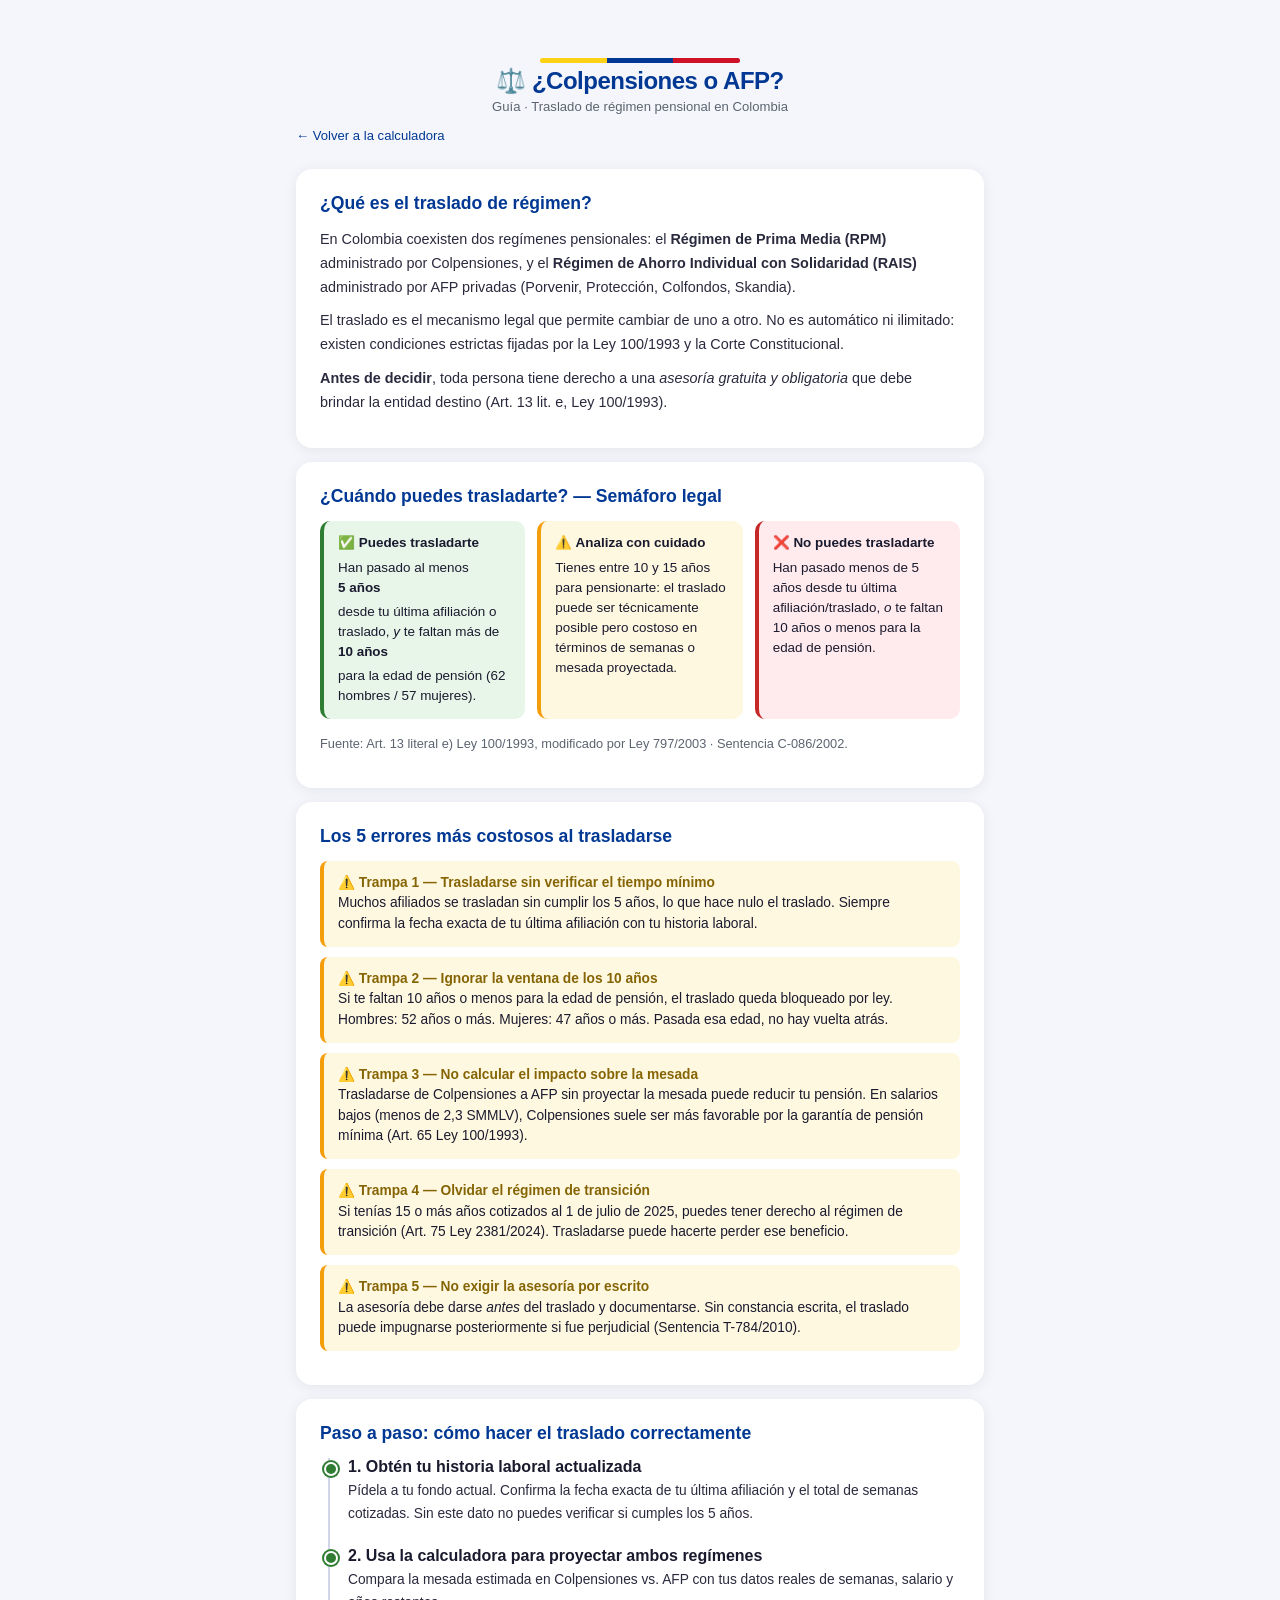
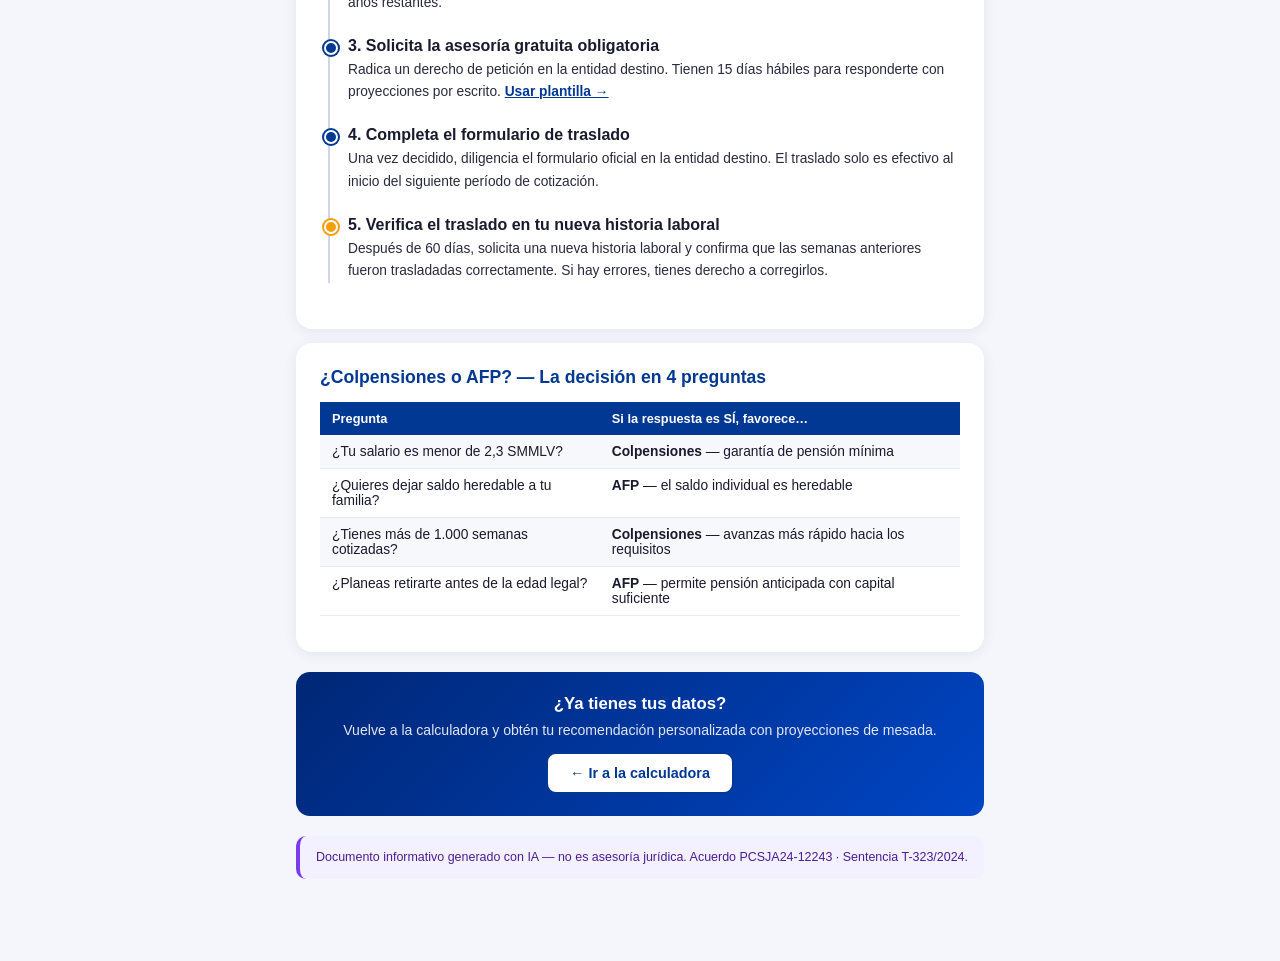
<file: docs/guia-traslado-regimen.html>
<!DOCTYPE html>
<html lang="es">
<head>
<meta charset="UTF-8">
<meta name="viewport" content="width=device-width, initial-scale=1.0">
<title>Guía de traslado de régimen · Colpensiones o AFP</title>
<style>
/* === shared === */
/* ── Shared styles · pension-colombia ── */
:root {
  --azul:    #003893;
  --azul2:   #002776;
  --azul-lt: #e8eeff;
  --verde:   #2e7d32;
  --rojo:    #c62828;
  --ambar:   #f59e0b;
  --gris:    #5c6470;
  --fondo:   #f4f6fb;
  --texto:   #1a1a2e;
}
*, *::before, *::after { box-sizing: border-box; margin: 0; padding: 0; }
body {
  font-family: -apple-system, BlinkMacSystemFont, 'Segoe UI', Roboto, sans-serif;
  background: var(--fondo); color: var(--texto);
  min-height: 100vh; padding-bottom: 48px;
}
.page { max-width: 720px; margin: 0 auto; padding: 20px 16px; }

/* flag */
.flag { height: 5px; border-radius: 3px; margin: 14px auto 4px; max-width: 200px;
  background: linear-gradient(to right, #FCD116 33.33%, #003893 33.33% 66.66%, #CE1126 66.66%); }

/* header */
.site-header { text-align: center; padding: 24px 16px 12px; }
.site-header h1 { font-size: 1.5rem; font-weight: 900; color: var(--azul); letter-spacing: -0.5px; }
.site-header .sub { font-size: 0.82rem; color: var(--gris); margin-top: 4px; }

/* breadcrumb */
.breadcrumb { font-size: 0.78rem; color: var(--gris); margin: 0 0 18px;
  display: flex; align-items: center; gap: 6px; flex-wrap: wrap; }
.breadcrumb a { color: var(--azul); text-decoration: none; }
.breadcrumb a:hover { text-decoration: underline; }
.breadcrumb span { opacity: 0.5; }

/* card */
.card {
  background: white; border-radius: 16px; padding: 24px;
  margin: 14px 0; box-shadow: 0 2px 14px rgba(0,0,0,0.07);
}
.card h2 { font-size: 1.1rem; font-weight: 800; color: var(--azul); margin-bottom: 14px; }
.card h3 { font-size: 0.95rem; font-weight: 700; color: var(--azul2); margin: 18px 0 8px; }
.card p  { font-size: 0.9rem; line-height: 1.65; color: #2a2a3e; margin-bottom: 10px; }
.card ul, .card ol { padding-left: 20px; margin-bottom: 10px; }
.card li  { font-size: 0.88rem; line-height: 1.6; margin-bottom: 4px; }

/* table */
table { width: 100%; border-collapse: collapse; font-size: 0.86rem; margin: 12px 0; }
th { background: var(--azul); color: white; padding: 9px 12px; text-align: left; font-size: 0.8rem; }
td { padding: 9px 12px; border-bottom: 1px solid #e8eaf0; vertical-align: top; }
tr:nth-child(even) td { background: #f7f8fc; }

/* badge */
.badge { display: inline-block; font-size: 0.72rem; font-weight: 700;
  padding: 2px 8px; border-radius: 20px; }
.badge-verde { background: #e8f5e9; color: var(--verde); }
.badge-rojo  { background: #ffebee; color: var(--rojo); }
.badge-ambar { background: #fff8e1; color: #856404; }
.badge-azul  { background: var(--azul-lt); color: var(--azul); }

/* notice */
.notice {
  border-radius: 10px; padding: 12px 16px; font-size: 0.82rem; line-height: 1.5;
  margin-bottom: 14px;
}
.notice-info  { background: #e8f4fd; border-left: 4px solid #2196f3; color: #1565c0; }
.notice-warn  { background: #fff8e1; border-left: 4px solid var(--ambar); color: #856404; }
.notice-ok    { background: #e8f5e9; border-left: 4px solid var(--verde); color: var(--verde); }
.notice-legal { background: #f3f0ff; border-left: 4px solid #7c3aed; color: #4c1d95; font-size: 0.78rem; }

/* buttons */
.btn { display: inline-block; padding: 11px 22px; border-radius: 10px; font-size: 0.9rem;
  font-weight: 700; cursor: pointer; border: none; text-decoration: none; transition: all 0.18s; }
.btn-primary { background: var(--azul); color: white; }
.btn-primary:hover { background: var(--azul2); }
.btn-secondary { background: white; color: var(--azul); border: 2px solid var(--azul); }
.btn-secondary:hover { background: var(--azul-lt); }
.btn-block { display: block; width: 100%; text-align: center; margin-top: 8px; }

/* nav */
.back-link { font-size: 0.82rem; color: var(--azul); text-decoration: none; display: inline-flex;
  align-items: center; gap: 4px; margin-bottom: 12px; }
.back-link:hover { text-decoration: underline; }

/* print */
@media print {
  body { background: white; }
  .no-print { display: none !important; }
  .card { box-shadow: none; border: 1px solid #ddd; }
}

/* === /shared === */
</style>
<style>
.timeline { position:relative; padding-left:28px; }
.timeline::before { content:''; position:absolute; left:8px; top:0; bottom:0; width:2px; background:#d0d5e8; }
.tl-item { position:relative; margin-bottom:22px; }
.tl-dot { position:absolute; left:-24px; top:4px; width:14px; height:14px; border-radius:50%;
  background:#003893; border:2px solid white; box-shadow:0 0 0 2px #003893; }
.tl-dot.warn { background:#f59e0b; box-shadow:0 0 0 2px #f59e0b; }
.tl-dot.ok   { background:#2e7d32; box-shadow:0 0 0 2px #2e7d32; }
.semaforo { display:flex; gap:12px; flex-wrap:wrap; margin:14px 0; }
.sem-item { flex:1; min-width:160px; border-radius:10px; padding:12px 14px; font-size:.84rem; line-height:1.5; }
.sem-verde { background:#e8f5e9; border-left:4px solid #2e7d32; }
.sem-rojo  { background:#ffebee; border-left:4px solid #c62828; }
.sem-ambar { background:#fff8e1; border-left:4px solid #f59e0b; }
.sem-item strong { display:block; margin-bottom:4px; }
.trampa-item { background:#fff8e1; border-left:4px solid #f59e0b; border-radius:8px;
  padding:12px 14px; margin-bottom:10px; font-size:.86rem; line-height:1.5; }
.trampa-item strong { color:#856404; }
.cta-box { background:linear-gradient(135deg,#002776,#0045c4); color:white;
  border-radius:14px; padding:22px; text-align:center; margin:20px 0; }
.cta-box h3 { color:white; margin-bottom:8px; font-size:1.05rem; }
.cta-box p  { color:rgba(255,255,255,.88); font-size:.88rem; margin-bottom:14px; }
@media print { .no-print { display:none !important; } }
</style>
</head>
<body>
<div class="page">
  <div class="site-header">
    <div class="flag"></div>
    <h1>⚖️ ¿Colpensiones o AFP?</h1>
    <div class="sub">Guía · Traslado de régimen pensional en Colombia</div>
  </div>
  <a href="../index.html" class="back-link no-print">← Volver a la calculadora</a>

  <div class="card">
    <h2>¿Qué es el traslado de régimen?</h2>
    <p>En Colombia coexisten dos regímenes pensionales: el <strong>Régimen de Prima Media (RPM)</strong>
    administrado por Colpensiones, y el <strong>Régimen de Ahorro Individual con Solidaridad (RAIS)</strong>
    administrado por AFP privadas (Porvenir, Protección, Colfondos, Skandia).</p>
    <p>El traslado es el mecanismo legal que permite cambiar de uno a otro. No es automático ni
    ilimitado: existen condiciones estrictas fijadas por la Ley 100/1993 y la Corte Constitucional.</p>
    <p><strong>Antes de decidir</strong>, toda persona tiene derecho a una <em>asesoría gratuita y
    obligatoria</em> que debe brindar la entidad destino (Art. 13 lit. e, Ley 100/1993).</p>
  </div>

  <div class="card">
    <h2>¿Cuándo puedes trasladarte? — Semáforo legal</h2>
    <div class="semaforo">
      <div class="sem-item sem-verde">
        <strong>✅ Puedes trasladarte</strong>
        Han pasado al menos <strong>5 años</strong> desde tu última afiliación o traslado,
        <em>y</em> te faltan más de <strong>10 años</strong> para la edad de pensión (62 hombres / 57 mujeres).
      </div>
      <div class="sem-item sem-ambar">
        <strong>⚠️ Analiza con cuidado</strong>
        Tienes entre 10 y 15 años para pensionarte: el traslado puede ser técnicamente posible
        pero costoso en términos de semanas o mesada proyectada.
      </div>
      <div class="sem-item sem-rojo">
        <strong>❌ No puedes trasladarte</strong>
        Han pasado menos de 5 años desde tu última afiliación/traslado,
        <em>o</em> te faltan 10 años o menos para la edad de pensión.
      </div>
    </div>
    <p style="font-size:.8rem;color:#5c6470;">
      Fuente: Art. 13 literal e) Ley 100/1993, modificado por Ley 797/2003 · Sentencia C-086/2002.
    </p>
  </div>

  <div class="card">
    <h2>Los 5 errores más costosos al trasladarse</h2>
    <div class="trampa-item">
      <strong>⚠️ Trampa 1 — Trasladarse sin verificar el tiempo mínimo</strong><br>
      Muchos afiliados se trasladan sin cumplir los 5 años, lo que hace nulo el traslado.
      Siempre confirma la fecha exacta de tu última afiliación con tu historia laboral.
    </div>
    <div class="trampa-item">
      <strong>⚠️ Trampa 2 — Ignorar la ventana de los 10 años</strong><br>
      Si te faltan 10 años o menos para la edad de pensión, el traslado queda bloqueado por ley.
      Hombres: 52 años o más. Mujeres: 47 años o más. Pasada esa edad, no hay vuelta atrás.
    </div>
    <div class="trampa-item">
      <strong>⚠️ Trampa 3 — No calcular el impacto sobre la mesada</strong><br>
      Trasladarse de Colpensiones a AFP sin proyectar la mesada puede reducir tu pensión.
      En salarios bajos (menos de 2,3 SMMLV), Colpensiones suele ser más favorable por la
      garantía de pensión mínima (Art. 65 Ley 100/1993).
    </div>
    <div class="trampa-item">
      <strong>⚠️ Trampa 4 — Olvidar el régimen de transición</strong><br>
      Si tenías 15 o más años cotizados al 1 de julio de 2025, puedes tener derecho al
      régimen de transición (Art. 75 Ley 2381/2024). Trasladarse puede hacerte perder ese beneficio.
    </div>
    <div class="trampa-item">
      <strong>⚠️ Trampa 5 — No exigir la asesoría por escrito</strong><br>
      La asesoría debe darse <em>antes</em> del traslado y documentarse. Sin constancia escrita,
      el traslado puede impugnarse posteriormente si fue perjudicial (Sentencia T-784/2010).
    </div>
  </div>

  <div class="card">
    <h2>Paso a paso: cómo hacer el traslado correctamente</h2>
    <div class="timeline">
      <div class="tl-item">
        <div class="tl-dot ok"></div>
        <strong>1. Obtén tu historia laboral actualizada</strong>
        <p style="font-size:.86rem;margin-top:4px;color:#2a2a3e;">
          Pídela a tu fondo actual. Confirma la fecha exacta de tu última afiliación y el total
          de semanas cotizadas. Sin este dato no puedes verificar si cumples los 5 años.
        </p>
      </div>
      <div class="tl-item">
        <div class="tl-dot ok"></div>
        <strong>2. Usa la calculadora para proyectar ambos regímenes</strong>
        <p style="font-size:.86rem;margin-top:4px;color:#2a2a3e;">
          Compara la mesada estimada en Colpensiones vs. AFP con tus datos reales de semanas,
          salario y años restantes.
        </p>
      </div>
      <div class="tl-item">
        <div class="tl-dot"></div>
        <strong>3. Solicita la asesoría gratuita obligatoria</strong>
        <p style="font-size:.86rem;margin-top:4px;color:#2a2a3e;">
          Radica un derecho de petición en la entidad destino. Tienen 15 días hábiles para
          responderte con proyecciones por escrito. <a href="derecho-peticion-traslado.html" style="color:#003893;font-weight:700;">Usar plantilla →</a>
        </p>
      </div>
      <div class="tl-item">
        <div class="tl-dot"></div>
        <strong>4. Completa el formulario de traslado</strong>
        <p style="font-size:.86rem;margin-top:4px;color:#2a2a3e;">
          Una vez decidido, diligencia el formulario oficial en la entidad destino. El traslado
          solo es efectivo al inicio del siguiente período de cotización.
        </p>
      </div>
      <div class="tl-item">
        <div class="tl-dot warn"></div>
        <strong>5. Verifica el traslado en tu nueva historia laboral</strong>
        <p style="font-size:.86rem;margin-top:4px;color:#2a2a3e;">
          Después de 60 días, solicita una nueva historia laboral y confirma que las semanas
          anteriores fueron trasladadas correctamente. Si hay errores, tienes derecho a corregirlos.
        </p>
      </div>
    </div>
  </div>

  <div class="card">
    <h2>¿Colpensiones o AFP? — La decisión en 4 preguntas</h2>
    <table>
      <tr><th>Pregunta</th><th>Si la respuesta es SÍ, favorece…</th></tr>
      <tr><td>¿Tu salario es menor de 2,3 SMMLV?</td><td><strong>Colpensiones</strong> — garantía de pensión mínima</td></tr>
      <tr><td>¿Quieres dejar saldo heredable a tu familia?</td><td><strong>AFP</strong> — el saldo individual es heredable</td></tr>
      <tr><td>¿Tienes más de 1.000 semanas cotizadas?</td><td><strong>Colpensiones</strong> — avanzas más rápido hacia los requisitos</td></tr>
      <tr><td>¿Planeas retirarte antes de la edad legal?</td><td><strong>AFP</strong> — permite pensión anticipada con capital suficiente</td></tr>
    </table>
  </div>

  <div class="cta-box no-print">
    <h3>¿Ya tienes tus datos?</h3>
    <p>Vuelve a la calculadora y obtén tu recomendación personalizada con proyecciones de mesada.</p>
    <a href="../index.html" class="btn btn-secondary" style="display:inline-block;">← Ir a la calculadora</a>
  </div>

  <div class="notice notice-legal">
    Documento informativo generado con IA — no es asesoría jurídica.
    Acuerdo PCSJA24-12243 · Sentencia T-323/2024.
  </div>
</div>
</body>
</html>
</file>
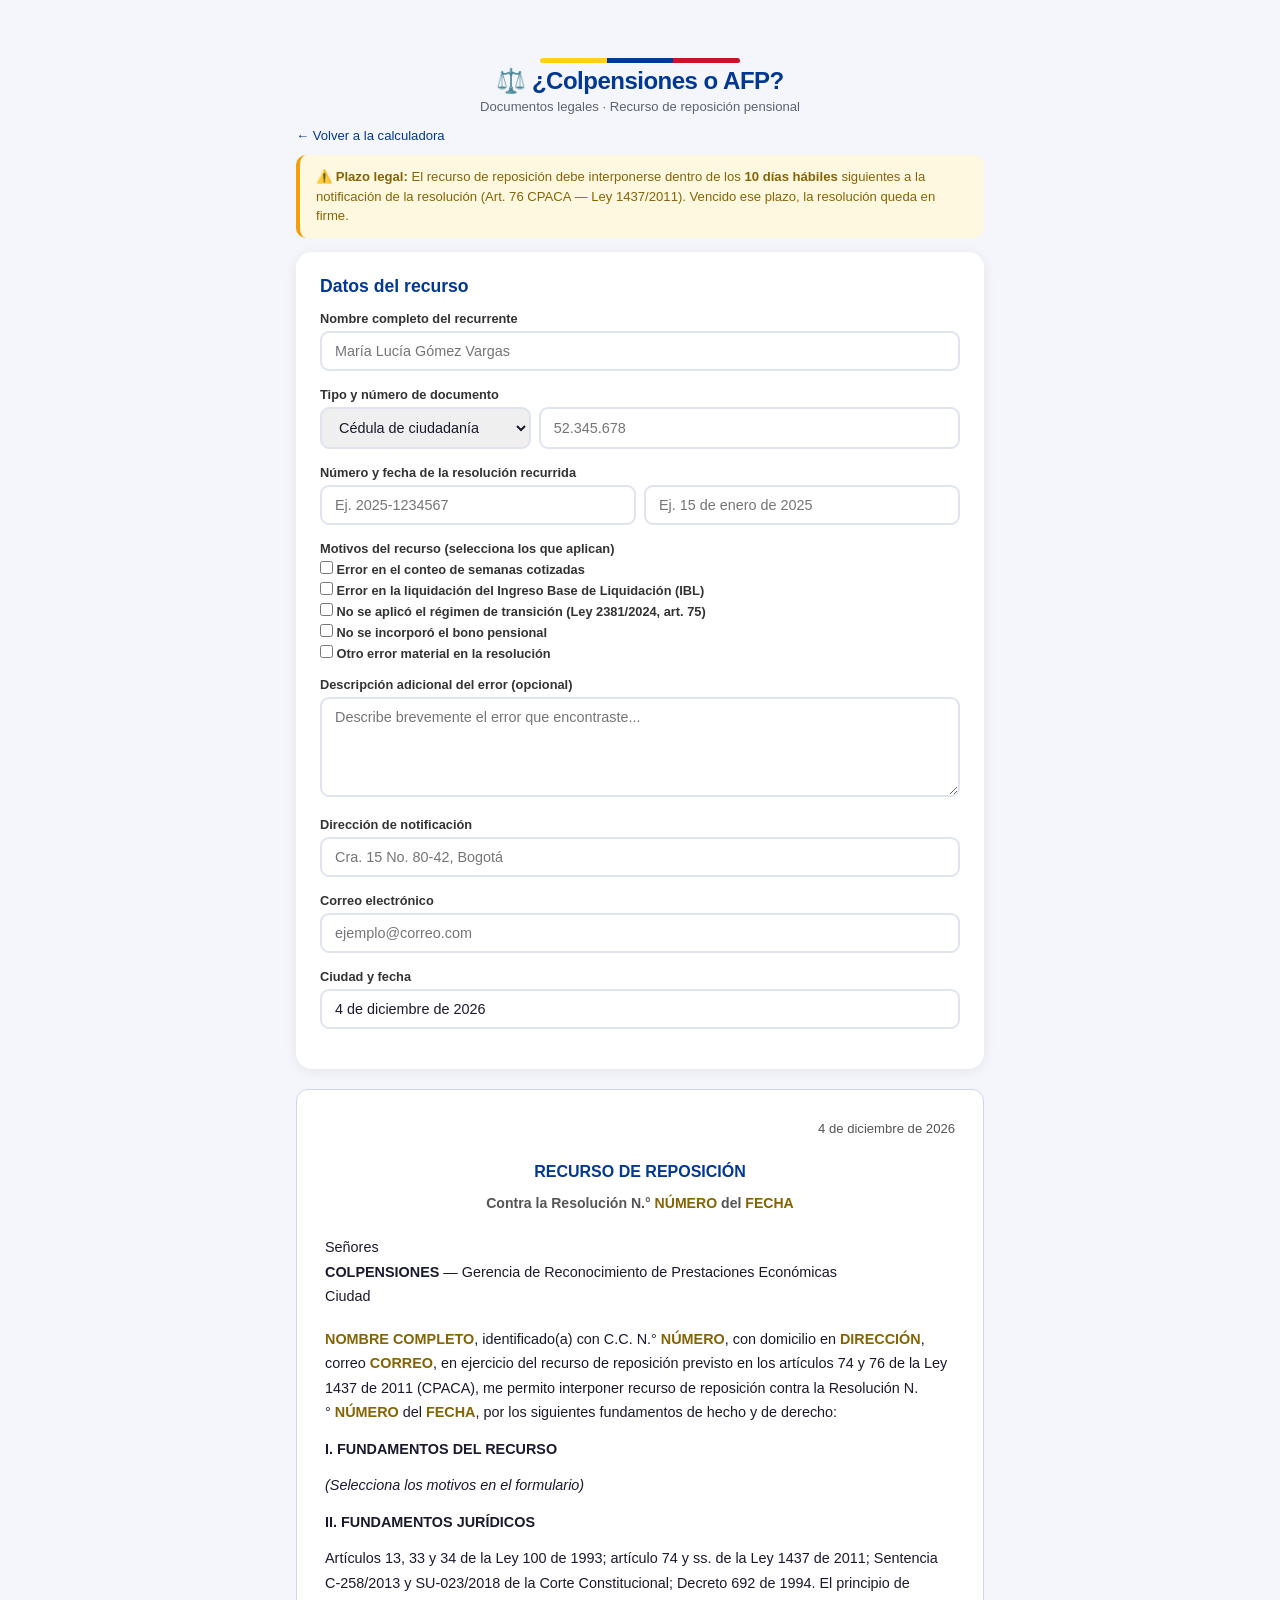
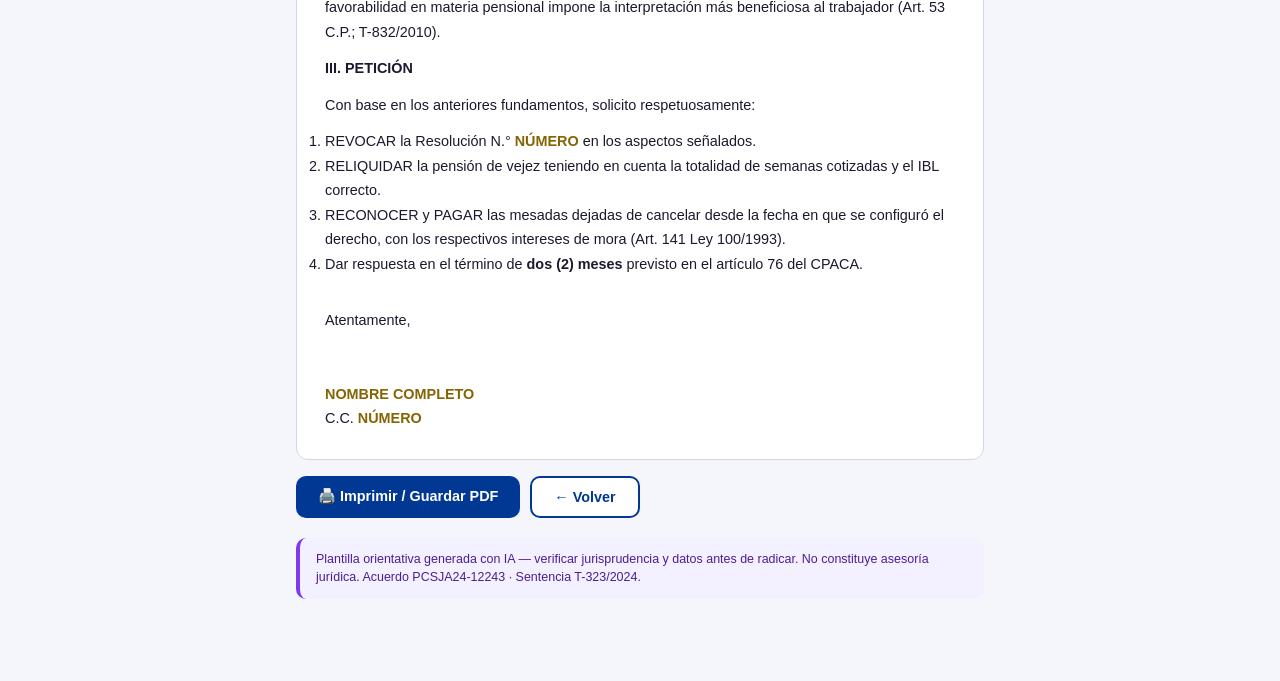
<file: docs/recurso-reposicion-pension.html>
<!DOCTYPE html>
<html lang="es">
<head>
<meta charset="UTF-8">
<meta name="viewport" content="width=device-width, initial-scale=1.0">
<title>Recurso de reposición — Pensión de vejez · Colpensiones o AFP</title>
<style>
/* === shared === */
/* ── Shared styles · pension-colombia ── */
:root {
  --azul:    #003893;
  --azul2:   #002776;
  --azul-lt: #e8eeff;
  --verde:   #2e7d32;
  --rojo:    #c62828;
  --ambar:   #f59e0b;
  --gris:    #5c6470;
  --fondo:   #f4f6fb;
  --texto:   #1a1a2e;
}
*, *::before, *::after { box-sizing: border-box; margin: 0; padding: 0; }
body {
  font-family: -apple-system, BlinkMacSystemFont, 'Segoe UI', Roboto, sans-serif;
  background: var(--fondo); color: var(--texto);
  min-height: 100vh; padding-bottom: 48px;
}
.page { max-width: 720px; margin: 0 auto; padding: 20px 16px; }

/* flag */
.flag { height: 5px; border-radius: 3px; margin: 14px auto 4px; max-width: 200px;
  background: linear-gradient(to right, #FCD116 33.33%, #003893 33.33% 66.66%, #CE1126 66.66%); }

/* header */
.site-header { text-align: center; padding: 24px 16px 12px; }
.site-header h1 { font-size: 1.5rem; font-weight: 900; color: var(--azul); letter-spacing: -0.5px; }
.site-header .sub { font-size: 0.82rem; color: var(--gris); margin-top: 4px; }

/* breadcrumb */
.breadcrumb { font-size: 0.78rem; color: var(--gris); margin: 0 0 18px;
  display: flex; align-items: center; gap: 6px; flex-wrap: wrap; }
.breadcrumb a { color: var(--azul); text-decoration: none; }
.breadcrumb a:hover { text-decoration: underline; }
.breadcrumb span { opacity: 0.5; }

/* card */
.card {
  background: white; border-radius: 16px; padding: 24px;
  margin: 14px 0; box-shadow: 0 2px 14px rgba(0,0,0,0.07);
}
.card h2 { font-size: 1.1rem; font-weight: 800; color: var(--azul); margin-bottom: 14px; }
.card h3 { font-size: 0.95rem; font-weight: 700; color: var(--azul2); margin: 18px 0 8px; }
.card p  { font-size: 0.9rem; line-height: 1.65; color: #2a2a3e; margin-bottom: 10px; }
.card ul, .card ol { padding-left: 20px; margin-bottom: 10px; }
.card li  { font-size: 0.88rem; line-height: 1.6; margin-bottom: 4px; }

/* table */
table { width: 100%; border-collapse: collapse; font-size: 0.86rem; margin: 12px 0; }
th { background: var(--azul); color: white; padding: 9px 12px; text-align: left; font-size: 0.8rem; }
td { padding: 9px 12px; border-bottom: 1px solid #e8eaf0; vertical-align: top; }
tr:nth-child(even) td { background: #f7f8fc; }

/* badge */
.badge { display: inline-block; font-size: 0.72rem; font-weight: 700;
  padding: 2px 8px; border-radius: 20px; }
.badge-verde { background: #e8f5e9; color: var(--verde); }
.badge-rojo  { background: #ffebee; color: var(--rojo); }
.badge-ambar { background: #fff8e1; color: #856404; }
.badge-azul  { background: var(--azul-lt); color: var(--azul); }

/* notice */
.notice {
  border-radius: 10px; padding: 12px 16px; font-size: 0.82rem; line-height: 1.5;
  margin-bottom: 14px;
}
.notice-info  { background: #e8f4fd; border-left: 4px solid #2196f3; color: #1565c0; }
.notice-warn  { background: #fff8e1; border-left: 4px solid var(--ambar); color: #856404; }
.notice-ok    { background: #e8f5e9; border-left: 4px solid var(--verde); color: var(--verde); }
.notice-legal { background: #f3f0ff; border-left: 4px solid #7c3aed; color: #4c1d95; font-size: 0.78rem; }

/* buttons */
.btn { display: inline-block; padding: 11px 22px; border-radius: 10px; font-size: 0.9rem;
  font-weight: 700; cursor: pointer; border: none; text-decoration: none; transition: all 0.18s; }
.btn-primary { background: var(--azul); color: white; }
.btn-primary:hover { background: var(--azul2); }
.btn-secondary { background: white; color: var(--azul); border: 2px solid var(--azul); }
.btn-secondary:hover { background: var(--azul-lt); }
.btn-block { display: block; width: 100%; text-align: center; margin-top: 8px; }

/* nav */
.back-link { font-size: 0.82rem; color: var(--azul); text-decoration: none; display: inline-flex;
  align-items: center; gap: 4px; margin-bottom: 12px; }
.back-link:hover { text-decoration: underline; }

/* print */
@media print {
  body { background: white; }
  .no-print { display: none !important; }
  .card { box-shadow: none; border: 1px solid #ddd; }
}

/* === /shared === */
</style>
<style>
.field { margin-bottom: 16px; }
.field label { display: block; font-size: 0.8rem; font-weight: 700; color: #333; margin-bottom: 5px; }
input, select, textarea { width: 100%; padding: 10px 13px; border: 2px solid #e0e4ed;
  border-radius: 9px; font-size: 0.9rem; color: #1a1a2e; font-family: inherit; }
input:focus, select:focus, textarea:focus { outline: none; border-color: #003893; }
textarea { min-height: 100px; resize: vertical; }
.documento { background: white; border: 1.5px solid #d0d5e8; border-radius: 12px;
  padding: 28px; margin-top: 20px; font-size: 0.9rem; line-height: 1.7; }
.documento h3 { font-size: 1rem; font-weight: 800; text-align: center; margin-bottom: 6px; color: #003893; }
.documento h4 { font-size: 0.88rem; font-weight: 700; text-align: center; margin-bottom: 20px; color: #555; }
.documento .cuerpo p { margin-bottom: 12px; }
.documento .firma { margin-top: 32px; }
.ph { font-weight: 700; color: #856404; }
.motivo-check { display:flex; align-items:center; gap:8px; margin-bottom:8px; font-size:0.88rem; }
.motivo-check input[type=checkbox] { width:auto; }
.btn-row { display: flex; gap: 10px; margin-top: 16px; flex-wrap: wrap; }
@media print { .no-print { display: none !important; } }
</style>
</head>
<body>
<div class="page">

  <div class="site-header">
    <div class="flag"></div>
    <h1>⚖️ ¿Colpensiones o AFP?</h1>
    <div class="sub">Documentos legales · Recurso de reposición pensional</div>
  </div>

  <a href="../index.html" class="back-link no-print">← Volver a la calculadora</a>

  <div class="notice notice-warn">
    ⚠️ <strong>Plazo legal:</strong> El recurso de reposición debe interponerse dentro de los
    <strong>10 días hábiles</strong> siguientes a la notificación de la resolución (Art. 76 CPACA —
    Ley 1437/2011). Vencido ese plazo, la resolución queda en firme.
  </div>

  <div class="card no-print">
    <h2>Datos del recurso</h2>
    <div class="field"><label>Nombre completo del recurrente</label>
      <input id="nombre" placeholder="María Lucía Gómez Vargas" oninput="act()"></div>
    <div class="field"><label>Tipo y número de documento</label>
      <div style="display:grid;grid-template-columns:1fr 2fr;gap:8px;">
        <select id="tipo_doc" onchange="act()">
          <option>Cédula de ciudadanía</option>
          <option>Cédula de extranjería</option>
        </select>
        <input id="num_doc" placeholder="52.345.678" oninput="act()">
      </div></div>
    <div class="field"><label>Número y fecha de la resolución recurrida</label>
      <div style="display:grid;grid-template-columns:1fr 1fr;gap:8px;">
        <input id="res_num" placeholder="Ej. 2025-1234567" oninput="act()">
        <input id="res_fecha" placeholder="Ej. 15 de enero de 2025" oninput="act()">
      </div></div>
    <div class="field"><label>Motivos del recurso (selecciona los que aplican)</label>
      <div id="motivos-check">
        <label class="motivo-check"><input type="checkbox" value="semanas" onchange="act()">
          Error en el conteo de semanas cotizadas</label>
        <label class="motivo-check"><input type="checkbox" value="ibl" onchange="act()">
          Error en la liquidación del Ingreso Base de Liquidación (IBL)</label>
        <label class="motivo-check"><input type="checkbox" value="transicion" onchange="act()">
          No se aplicó el régimen de transición (Ley 2381/2024, art. 75)</label>
        <label class="motivo-check"><input type="checkbox" value="bono" onchange="act()">
          No se incorporó el bono pensional</label>
        <label class="motivo-check"><input type="checkbox" value="otro" onchange="act()">
          Otro error material en la resolución</label>
      </div></div>
    <div class="field"><label>Descripción adicional del error (opcional)</label>
      <textarea id="desc_error" placeholder="Describe brevemente el error que encontraste..." oninput="act()"></textarea></div>
    <div class="field"><label>Dirección de notificación</label>
      <input id="direccion" placeholder="Cra. 15 No. 80-42, Bogotá" oninput="act()"></div>
    <div class="field"><label>Correo electrónico</label>
      <input id="email" placeholder="ejemplo@correo.com" oninput="act()"></div>
    <div class="field"><label>Ciudad y fecha</label>
      <input id="fecha" oninput="act()"></div>
  </div>

  <div class="documento" id="doc">
    <div style="text-align:right;font-size:0.82rem;color:#555;margin-bottom:18px;">
      <span id="d-fecha">__________________</span>
    </div>

    <h3>RECURSO DE REPOSICIÓN</h3>
    <h4>Contra la Resolución N.° <span id="d-res_num" class="ph">NÚMERO</span>
      del <span id="d-res_fecha" class="ph">FECHA</span></h4>

    <div style="margin-bottom:18px;">
      Señores<br>
      <strong>COLPENSIONES</strong> — Gerencia de Reconocimiento de Prestaciones Económicas<br>
      Ciudad
    </div>

    <div class="cuerpo">
      <p>
        <strong><span id="d-nombre" class="ph">NOMBRE COMPLETO</span></strong>,
        identificado(a) con <span id="d-tipo">C.C.</span> N.°&nbsp;<strong><span id="d-doc" class="ph">NÚMERO</span></strong>,
        con domicilio en <span id="d-dir" class="ph">DIRECCIÓN</span>,
        correo <span id="d-email" class="ph">CORREO</span>, en ejercicio del recurso de reposición
        previsto en los artículos 74 y 76 de la Ley 1437 de 2011 (CPACA), me permito interponer
        recurso de reposición contra la Resolución N.°&nbsp;<span id="d-res_num2" class="ph">NÚMERO</span>
        del <span id="d-res_fecha2" class="ph">FECHA</span>, por los siguientes fundamentos de hecho y de derecho:
      </p>

      <p><strong>I. FUNDAMENTOS DEL RECURSO</strong></p>

      <div id="d-motivos"><p><em>(Selecciona los motivos en el formulario)</em></p></div>

      <div id="d-desc-extra"></div>

      <p><strong>II. FUNDAMENTOS JURÍDICOS</strong></p>
      <p>
        Artículos 13, 33 y 34 de la Ley 100 de 1993; artículo 74 y ss. de la Ley 1437 de 2011;
        Sentencia C-258/2013 y SU-023/2018 de la Corte Constitucional; Decreto 692 de 1994.
        El principio de favorabilidad en materia pensional impone la interpretación más
        beneficiosa al trabajador (Art. 53 C.P.; T-832/2010).
      </p>

      <p><strong>III. PETICIÓN</strong></p>
      <p>
        Con base en los anteriores fundamentos, solicito respetuosamente:
      </p>
      <ol>
        <li>REVOCAR la Resolución N.°&nbsp;<span id="d-res_num3" class="ph">NÚMERO</span> en los
            aspectos señalados.</li>
        <li>RELIQUIDAR la pensión de vejez teniendo en cuenta la totalidad de semanas cotizadas
            y el IBL correcto.</li>
        <li>RECONOCER y PAGAR las mesadas dejadas de cancelar desde la fecha en que se configuró
            el derecho, con los respectivos intereses de mora (Art. 141 Ley 100/1993).</li>
        <li>Dar respuesta en el término de <strong>dos (2) meses</strong> previsto en el artículo
            76 del CPACA.</li>
      </ol>
    </div>

    <div class="firma">
      <p>Atentamente,</p><br><br>
      <p>
        <strong><span id="d-firma" class="ph">NOMBRE COMPLETO</span></strong><br>
        <span id="d-tipo2">C.C.</span> <span id="d-doc2" class="ph">NÚMERO</span>
      </p>
    </div>
  </div>

  <div class="btn-row no-print">
    <button class="btn btn-primary" onclick="window.print()">🖨️ Imprimir / Guardar PDF</button>
    <a href="../index.html" class="btn btn-secondary">← Volver</a>
  </div>

  <div class="notice notice-legal" style="margin-top:20px;">
    Plantilla orientativa generada con IA — verificar jurisprudencia y datos antes de radicar.
    No constituye asesoría jurídica. Acuerdo PCSJA24-12243 · Sentencia T-323/2024.
  </div>
</div>
<script>
document.getElementById('fecha').value = new Date().toLocaleDateString('es-CO',{year:'numeric',month:'long',day:'numeric'});

// Pre-llenar desde localStorage (calculadora principal)
(function() {
  try {
    const raw = localStorage.getItem('pension_S');
    if (!raw) return;
    const S = JSON.parse(raw);
    // No hay datos directamente mapeables a este recurso (requiere n.° de resolución),
    // pero podemos pre-seleccionar tipo de documento y marcar aviso
    if (S.semanas_actuales || S.edad) {
      const nb = document.createElement('div');
      nb.className = 'notice notice-ok no-print';
      nb.innerHTML = 'ℹ️ Completaste la calculadora. <strong>Este recurso requiere el número de resolución de Colpensiones</strong> — tenlo a mano antes de continuar.';
      nb.style.marginBottom = '12px';
      const card = document.querySelector('.card.no-print');
      if (card) card.prepend(nb);
    }
  } catch(e) {}
})();

const MOTIVOS_TEXT = {
  semanas: 'La resolución presenta un <strong>error en el conteo de semanas cotizadas</strong>. De conformidad con el artículo 33 de la Ley 100 de 1993 y el artículo 57 del Decreto 692 de 1994, todas las semanas reportadas por los empleadores deben ser contabilizadas. La diferencia entre las semanas reconocidas en la resolución y las que constan en la historia laboral constituye un defecto material que afecta el monto de la pensión.',
  ibl: 'La resolución incurre en un <strong>error en la liquidación del Ingreso Base de Liquidación (IBL)</strong>. Según el artículo 21 de la Ley 100 de 1993 y la Sentencia SU-023/2018 de la Corte Constitucional, el IBL debe calcularse sobre el promedio de los salarios de los últimos 10 años de cotización. El valor utilizado en la resolución no corresponde a dicho cálculo.',
  transicion: 'No se aplicó el <strong>régimen de transición</strong> consagrado en el artículo 75 de la Ley 2381 de 2024, al que el suscrito tiene derecho por reunir el número de semanas exigidas al corte del 1.º de julio de 2025. Ello implica que la liquidación debió efectuarse conforme a las reglas de la Ley 100 de 1993.',
  bono: 'La resolución <strong>no incorporó el bono pensional</strong> al que el suscrito tiene derecho por el tiempo cotizado al ISS o a cajas de previsión anteriores a la entrada en vigencia de la Ley 100 de 1993 (Art. 115 y ss. de la Ley 100/1993; Decreto 1748 de 1995).',
  otro: 'La resolución presenta <strong>errores materiales</strong> que afectan el reconocimiento correcto del derecho y el monto de la prestación, tal como se describe a continuación.'
};

function act() {
  const n = g('nombre')||'NOMBRE COMPLETO', td = g('tipo_doc'), nd = g('num_doc')||'NÚMERO',
        rn = g('res_num')||'NÚMERO', rf = g('res_fecha')||'FECHA',
        dir = g('direccion')||'DIRECCIÓN', em = g('email')||'CORREO', fch = g('fecha')||'——',
        desc = g('desc_error')||'';

  s('d-fecha',fch); s('d-nombre',n); s('d-tipo',ab(td)); s('d-doc',nd);
  s('d-dir',dir); s('d-email',em);
  ['d-res_num','d-res_num2','d-res_num3'].forEach(id=>s(id,rn));
  ['d-res_fecha','d-res_fecha2'].forEach(id=>s(id,rf));
  s('d-firma',n); s('d-tipo2',ab(td)); s('d-doc2',nd);

  // Motivos
  const checks = [...document.querySelectorAll('#motivos-check input:checked')].map(c=>c.value);
  const mDiv = document.getElementById('d-motivos');
  if (checks.length === 0) {
    mDiv.innerHTML = '<p><em>(Selecciona los motivos en el formulario)</em></p>';
  } else {
    mDiv.innerHTML = checks.map((k,i)=>`<p><strong>${i+1}.</strong> ${MOTIVOS_TEXT[k]||''}</p>`).join('');
  }
  const extraDiv = document.getElementById('d-desc-extra');
  extraDiv.innerHTML = desc ? `<p><strong>Descripción adicional:</strong> ${desc}</p>` : '';
}
function g(id){return document.getElementById(id)?.value||'';}
function s(id,val){const el=document.getElementById(id);if(el)el.textContent=val;}
function ab(t){return t&&t.includes('extranjería')?'C.E.':'C.C.';}
act();
</script>
</body>
</html>
</file>
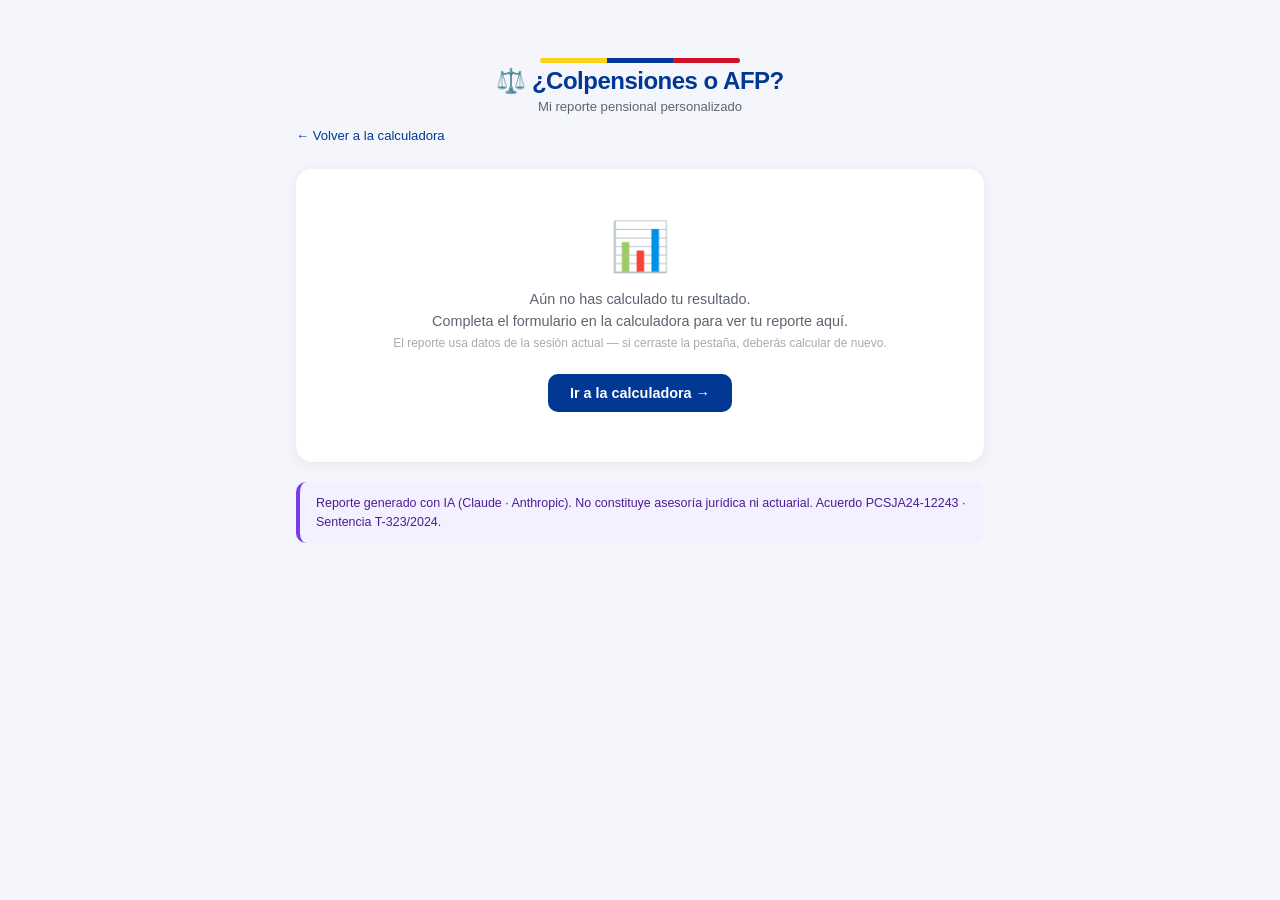
<file: docs/reporte.html>
<!DOCTYPE html>
<html lang="es">
<head>
<meta charset="UTF-8">
<meta name="viewport" content="width=device-width, initial-scale=1.0">
<title>Mi reporte pensional · Colpensiones o AFP</title>
<style>
/* === shared === */
/* ── Shared styles · pension-colombia ── */
:root {
  --azul:    #003893;
  --azul2:   #002776;
  --azul-lt: #e8eeff;
  --verde:   #2e7d32;
  --rojo:    #c62828;
  --ambar:   #f59e0b;
  --gris:    #5c6470;
  --fondo:   #f4f6fb;
  --texto:   #1a1a2e;
}
*, *::before, *::after { box-sizing: border-box; margin: 0; padding: 0; }
body {
  font-family: -apple-system, BlinkMacSystemFont, 'Segoe UI', Roboto, sans-serif;
  background: var(--fondo); color: var(--texto);
  min-height: 100vh; padding-bottom: 48px;
}
.page { max-width: 720px; margin: 0 auto; padding: 20px 16px; }

/* flag */
.flag { height: 5px; border-radius: 3px; margin: 14px auto 4px; max-width: 200px;
  background: linear-gradient(to right, #FCD116 33.33%, #003893 33.33% 66.66%, #CE1126 66.66%); }

/* header */
.site-header { text-align: center; padding: 24px 16px 12px; }
.site-header h1 { font-size: 1.5rem; font-weight: 900; color: var(--azul); letter-spacing: -0.5px; }
.site-header .sub { font-size: 0.82rem; color: var(--gris); margin-top: 4px; }

/* breadcrumb */
.breadcrumb { font-size: 0.78rem; color: var(--gris); margin: 0 0 18px;
  display: flex; align-items: center; gap: 6px; flex-wrap: wrap; }
.breadcrumb a { color: var(--azul); text-decoration: none; }
.breadcrumb a:hover { text-decoration: underline; }
.breadcrumb span { opacity: 0.5; }

/* card */
.card {
  background: white; border-radius: 16px; padding: 24px;
  margin: 14px 0; box-shadow: 0 2px 14px rgba(0,0,0,0.07);
}
.card h2 { font-size: 1.1rem; font-weight: 800; color: var(--azul); margin-bottom: 14px; }
.card h3 { font-size: 0.95rem; font-weight: 700; color: var(--azul2); margin: 18px 0 8px; }
.card p  { font-size: 0.9rem; line-height: 1.65; color: #2a2a3e; margin-bottom: 10px; }
.card ul, .card ol { padding-left: 20px; margin-bottom: 10px; }
.card li  { font-size: 0.88rem; line-height: 1.6; margin-bottom: 4px; }

/* table */
table { width: 100%; border-collapse: collapse; font-size: 0.86rem; margin: 12px 0; }
th { background: var(--azul); color: white; padding: 9px 12px; text-align: left; font-size: 0.8rem; }
td { padding: 9px 12px; border-bottom: 1px solid #e8eaf0; vertical-align: top; }
tr:nth-child(even) td { background: #f7f8fc; }

/* badge */
.badge { display: inline-block; font-size: 0.72rem; font-weight: 700;
  padding: 2px 8px; border-radius: 20px; }
.badge-verde { background: #e8f5e9; color: var(--verde); }
.badge-rojo  { background: #ffebee; color: var(--rojo); }
.badge-ambar { background: #fff8e1; color: #856404; }
.badge-azul  { background: var(--azul-lt); color: var(--azul); }

/* notice */
.notice {
  border-radius: 10px; padding: 12px 16px; font-size: 0.82rem; line-height: 1.5;
  margin-bottom: 14px;
}
.notice-info  { background: #e8f4fd; border-left: 4px solid #2196f3; color: #1565c0; }
.notice-warn  { background: #fff8e1; border-left: 4px solid var(--ambar); color: #856404; }
.notice-ok    { background: #e8f5e9; border-left: 4px solid var(--verde); color: var(--verde); }
.notice-legal { background: #f3f0ff; border-left: 4px solid #7c3aed; color: #4c1d95; font-size: 0.78rem; }

/* buttons */
.btn { display: inline-block; padding: 11px 22px; border-radius: 10px; font-size: 0.9rem;
  font-weight: 700; cursor: pointer; border: none; text-decoration: none; transition: all 0.18s; }
.btn-primary { background: var(--azul); color: white; }
.btn-primary:hover { background: var(--azul2); }
.btn-secondary { background: white; color: var(--azul); border: 2px solid var(--azul); }
.btn-secondary:hover { background: var(--azul-lt); }
.btn-block { display: block; width: 100%; text-align: center; margin-top: 8px; }

/* nav */
.back-link { font-size: 0.82rem; color: var(--azul); text-decoration: none; display: inline-flex;
  align-items: center; gap: 4px; margin-bottom: 12px; }
.back-link:hover { text-decoration: underline; }

/* print */
@media print {
  body { background: white; }
  .no-print { display: none !important; }
  .card { box-shadow: none; border: 1px solid #ddd; }
}

/* === /shared === */
</style>
<style>
/* Tabs */
.tabs { display:flex; gap:4px; margin:14px 0; background:#e8eaf0; border-radius:10px; padding:4px; }
.tab { flex:1; text-align:center; padding:9px 6px; border-radius:7px; font-size:.82rem;
  font-weight:700; cursor:pointer; border:none; background:none; color:#5c6470; transition:all .2s; }
.tab.active { background:white; color:#003893; box-shadow:0 1px 4px rgba(0,0,0,.1); }

/* Verdict */
.verdict { border-radius:14px; padding:22px; background:linear-gradient(135deg,#002776,#0045c4);
  color:white; text-align:center; margin:14px 0; }
.verdict .eyebrow { font-size:.75rem; color:rgba(255,255,255,.8); text-transform:uppercase;
  letter-spacing:.8px; margin-bottom:6px; }
.verdict .rname { font-size:1.5rem; font-weight:900; margin-bottom:6px; }
.verdict .vsub  { font-size:.88rem; color:rgba(255,255,255,.9); margin-bottom:8px; }
.verdict .vbadge { display:inline-block; background:rgba(255,255,255,.18); border-radius:8px;
  padding:5px 12px; font-size:.82rem; font-weight:600; }

/* Data grid */
.data-grid { display:grid; grid-template-columns:1fr 1fr; gap:8px; }
@media (max-width:440px) { .data-grid { grid-template-columns:1fr; } }
.data-item { background:#f7f8fc; border-radius:8px; padding:10px 13px; }
.data-item .lbl { font-size:.7rem; font-weight:700; color:#5c6470; text-transform:uppercase;
  letter-spacing:.4px; margin-bottom:3px; }
.data-item .val { font-size:.88rem; font-weight:700; color:#1a1a2e; line-height:1.3; }

/* Escenarios */
.esc-card { border:2px solid #e0e4ed; border-radius:12px; padding:16px; margin-bottom:12px; }
.esc-card.winner { border-color:#003893; background:#f0f4ff; }
.esc-title { font-weight:800; font-size:.93rem; color:#003893; margin-bottom:10px;
  display:flex; align-items:center; gap:8px; flex-wrap:wrap; }
.esc-mesada { font-size:1.3rem; font-weight:900; color:#003893; }
.esc-sub { font-size:.8rem; color:#5c6470; margin-top:4px; line-height:1.4; }
.stars { color:#f59e0b; letter-spacing:2px; font-size:.9rem; }

/* Ficha de afiliado */
.ficha { background:white; border:2px solid #003893; border-radius:14px; padding:24px; }
.ficha-header { display:flex; align-items:center; gap:14px; border-bottom:2px solid #e8eeff;
  padding-bottom:16px; margin-bottom:16px; }
.ficha-header .fh-icon { font-size:2rem; }
.ficha-header h3 { font-size:1.1rem; font-weight:900; color:#003893; margin-bottom:3px; }
.ficha-header .fh-sub { font-size:.78rem; color:#5c6470; }
.ficha-row { display:grid; grid-template-columns:1fr 1fr; gap:10px; margin-bottom:10px; }
@media (max-width:440px) { .ficha-row { grid-template-columns:1fr; } }
.ficha-campo { border:1px solid #e0e4ed; border-radius:8px; padding:10px 12px; }
.ficha-campo .fc-lbl { font-size:.68rem; font-weight:700; color:#5c6470; text-transform:uppercase; margin-bottom:4px; }
.ficha-campo .fc-val { font-size:.9rem; font-weight:700; color:#1a1a2e; min-height:20px; }
.ficha-campo .fc-edit { border:none; background:none; font-size:.9rem; font-weight:700;
  color:#1a1a2e; width:100%; padding:0; font-family:inherit; }
.ficha-campo .fc-edit:focus { outline:none; border-bottom:2px solid #003893; }
.ficha-nota { background:#fff8e1; border-left:3px solid #f59e0b; border-radius:6px;
  padding:8px 12px; font-size:.78rem; color:#856404; margin-top:12px; }

/* Acciones */
.action-grid { display:grid; grid-template-columns:1fr 1fr; gap:8px; margin:12px 0; }
@media (max-width:440px) { .action-grid { grid-template-columns:1fr; } }
.action-btn { display:flex; align-items:center; gap:10px; padding:13px 14px;
  background:white; border:2px solid #e0e4ed; border-radius:11px;
  cursor:pointer; font-family:inherit; text-decoration:none; transition:all .18s; }
.action-btn:hover { border-color:#003893; background:#f0f4ff; }
.action-btn .ab-icon { font-size:1.3rem; flex-shrink:0; }
.action-btn .ab-text .ab-title { font-size:.85rem; font-weight:700; color:#003893; }
.action-btn .ab-text .ab-desc  { font-size:.73rem; color:#5c6470; line-height:1.3; }

/* Empty */
.empty-state { text-align:center; padding:50px 20px; }
.empty-state .ei { font-size:3rem; margin-bottom:14px; }
.empty-state p { font-size:.9rem; color:#5c6470; margin-bottom:20px; line-height:1.5; }

/* Print */
@media print {
  .no-print { display:none !important; }
  .tabs { display:none; }
  .tab-content { display:block !important; }
  body { background:white; }
  .card { box-shadow:none; border:1px solid #ddd; break-inside:avoid; }
  .verdict { -webkit-print-color-adjust:exact; print-color-adjust:exact; }
}
</style>
</head>
<body>
<div class="page">
  <div class="site-header">
    <div class="flag"></div>
    <h1>⚖️ ¿Colpensiones o AFP?</h1>
    <div class="sub" id="reporte-fecha">Mi reporte pensional personalizado</div>
  </div>
  <a href="../index.html" class="back-link no-print">← Volver a la calculadora</a>

  <!-- Estado vacío -->
  <div class="empty-state card" id="empty-state" style="display:none;">
    <div class="ei">📊</div>
    <p>Aún no has calculado tu resultado.<br>
    Completa el formulario en la calculadora para ver tu reporte aquí.<br>
    <small style="color:#aaa;">El reporte usa datos de la sesión actual — si cerraste la pestaña, deberás calcular de nuevo.</small></p>
    <a href="../index.html" class="btn btn-primary" style="display:inline-block;">Ir a la calculadora →</a>
  </div>

  <!-- Contenido con datos -->
  <div id="reporte-main" style="display:none;">

    <!-- Tabs -->
    <div class="tabs no-print">
      <button class="tab active" onclick="showTab('reporte', this)">📊 Reporte</button>
      <button class="tab" onclick="showTab('ficha', this)">🪪 Ficha de afiliado</button>
      <button class="tab" onclick="showTab('descargar', this)">⬇️ Descargar</button>
    </div>

    <!-- TAB 1: Reporte completo -->
    <div id="tab-reporte" class="tab-content">

      <div class="verdict">
        <div class="eyebrow">Régimen recomendado para tu caso</div>
        <div class="rname" id="r-mejor">—</div>
        <div class="vsub" id="r-mesada-txt">—</div>
        <div class="vbadge" id="r-confianza">—</div>
      </div>

      <div class="card">
        <h2>Tus datos</h2>
        <div class="data-grid">
          <div class="data-item"><div class="lbl">Edad</div><div class="val" id="r-edad">—</div></div>
          <div class="data-item"><div class="lbl">Sexo</div><div class="val" id="r-sexo">—</div></div>
          <div class="data-item"><div class="lbl">Fondo actual</div><div class="val" id="r-fondo">—</div></div>
          <div class="data-item"><div class="lbl">Semanas cotizadas</div><div class="val" id="r-semanas">—</div></div>
          <div class="data-item"><div class="lbl">Salario</div><div class="val" id="r-salario">—</div></div>
          <div class="data-item"><div class="lbl">Años más de cotización</div><div class="val" id="r-anos">—</div></div>
        </div>
        <div class="data-item" style="margin-top:8px;">
          <div class="lbl">Prioridades</div><div class="val" id="r-prioridades">—</div>
        </div>
        <div class="data-item" style="margin-top:8px;" id="r-especiales-wrap">
          <div class="lbl">Situaciones especiales</div><div class="val" id="r-especiales">—</div>
        </div>
      </div>

      <div class="card">
        <h2>Situación normativa</h2>
        <table>
          <tr><th>Aspecto</th><th>Resultado</th></tr>
          <tr><td>Régimen de transición (Ley 2381/2024)</td><td id="r-transicion">—</td></tr>
          <tr><td>¿Puede trasladarse de régimen?</td><td id="r-puede">—</td></tr>
          <tr><td>Umbral de reforma (≤ 2,3 SMMLV)</td><td id="r-refoblig">—</td></tr>
        </table>
        <p style="font-size:.75rem;color:#5c6470;margin-top:8px;">
          ⚠️ La Ley 2381/2024 está suspendida por la Corte Constitucional. Hoy rige la Ley 100/1993.
        </p>
      </div>

      <div class="card">
        <h2>Comparación de escenarios</h2>
        <div id="r-escenarios"></div>
      </div>

      <div class="card" id="r-ia-card" style="display:none;">
        <h2>Análisis del asistente IA</h2>
        <div id="r-ia-texto" style="font-size:.87rem;line-height:1.65;"></div>
      </div>

      <div class="notice notice-warn">
        ⚠️ Este reporte es orientativo. Los cálculos son aproximaciones — confirma con
        Colpensiones, tu AFP o un asesor pensional certificado antes de decidir.
      </div>

      <div class="action-grid no-print" style="margin-top:16px;">
        <button class="action-btn" onclick="window.print()">
          <span class="ab-icon">🖨️</span>
          <span class="ab-text"><span class="ab-title">Imprimir / PDF</span><span class="ab-desc">Guarda el reporte completo</span></span>
        </button>
        <a href="../index.html" class="action-btn">
          <span class="ab-icon">🔄</span>
          <span class="ab-text"><span class="ab-title">Nueva consulta</span><span class="ab-desc">Volver a la calculadora</span></span>
        </a>
      </div>
    </div>

    <!-- TAB 2: Ficha de afiliado -->
    <div id="tab-ficha" class="tab-content" style="display:none;">
      <div class="notice notice-info">
        📋 Esta ficha resume tus datos para llevar a la asesoría con Colpensiones o tu AFP.
        Puedes completar los campos vacíos y luego imprimir.
      </div>
      <div class="ficha">
        <div class="ficha-header">
          <div class="fh-icon">🪪</div>
          <div>
            <h3>Ficha de afiliado pensional</h3>
            <div class="fh-sub">Generada el <span id="f-fecha">—</span> · Herramienta ¿Colpensiones o AFP?</div>
          </div>
        </div>

        <p style="font-size:.8rem;font-weight:700;color:#003893;margin-bottom:10px;">DATOS PERSONALES</p>
        <div class="ficha-row">
          <div class="ficha-campo"><div class="fc-lbl">Nombre completo</div>
            <input class="fc-edit" id="fc-nombre" placeholder="Escribe aquí"></div>
          <div class="ficha-campo"><div class="fc-lbl">Cédula de ciudadanía</div>
            <input class="fc-edit" id="fc-cedula" placeholder="Número"></div>
        </div>
        <div class="ficha-row">
          <div class="ficha-campo"><div class="fc-lbl">Edad</div>
            <div class="fc-val" id="fc-edad">—</div></div>
          <div class="ficha-campo"><div class="fc-lbl">Sexo</div>
            <div class="fc-val" id="fc-sexo">—</div></div>
        </div>
        <div class="ficha-row">
          <div class="ficha-campo"><div class="fc-lbl">Teléfono / Celular</div>
            <input class="fc-edit" id="fc-tel" placeholder="Número de contacto"></div>
          <div class="ficha-campo"><div class="fc-lbl">Correo electrónico</div>
            <input class="fc-edit" id="fc-email" placeholder="correo@ejemplo.com"></div>
        </div>

        <p style="font-size:.8rem;font-weight:700;color:#003893;margin:14px 0 10px;">SITUACIÓN PENSIONAL</p>
        <div class="ficha-row">
          <div class="ficha-campo"><div class="fc-lbl">Fondo / Régimen actual</div>
            <div class="fc-val" id="fc-fondo">—</div></div>
          <div class="ficha-campo"><div class="fc-lbl">Semanas cotizadas</div>
            <div class="fc-val" id="fc-semanas">—</div></div>
        </div>
        <div class="ficha-row">
          <div class="ficha-campo"><div class="fc-lbl">Rango salarial</div>
            <div class="fc-val" id="fc-salario">—</div></div>
          <div class="ficha-campo"><div class="fc-lbl">Régimen de transición</div>
            <div class="fc-val" id="fc-transicion">—</div></div>
        </div>
        <div class="ficha-row">
          <div class="ficha-campo"><div class="fc-lbl">¿Puede trasladarse?</div>
            <div class="fc-val" id="fc-puede">—</div></div>
          <div class="ficha-campo"><div class="fc-lbl">Régimen recomendado</div>
            <div class="fc-val" id="fc-recomendado">—</div></div>
        </div>

        <p style="font-size:.8rem;font-weight:700;color:#003893;margin:14px 0 10px;">PROYECCIONES (orientativas)</p>
        <div class="ficha-row">
          <div class="ficha-campo"><div class="fc-lbl">Mesada estimada (Colpensiones)</div>
            <div class="fc-val" id="fc-mesada-colp">—</div></div>
          <div class="ficha-campo"><div class="fc-lbl">Mesada estimada (AFP)</div>
            <div class="fc-val" id="fc-mesada-afp">—</div></div>
        </div>

        <div class="ficha-nota">
          ⚠️ Las cifras son orientativas y no reemplazan la asesoría oficial.
          Esta ficha es un apoyo para la reunión — solicita confirmación escrita al fondo.
        </div>
      </div>

      <div class="action-grid no-print" style="margin-top:14px;">
        <button class="action-btn" onclick="window.print()">
          <span class="ab-icon">🖨️</span>
          <span class="ab-text"><span class="ab-title">Imprimir ficha</span><span class="ab-desc">Llevar a la asesoría</span></span>
        </button>
        <a href="derecho-peticion-traslado.html" class="action-btn">
          <span class="ab-icon">📋</span>
          <span class="ab-text"><span class="ab-title">Pedir asesoría</span><span class="ab-desc">Radicar derecho de petición</span></span>
        </a>
      </div>
    </div>

    <!-- TAB 3: Descargar -->
    <div id="tab-descargar" class="tab-content" style="display:none;">
      <div class="card">
        <h2>⬇️ Opciones de descarga</h2>
        <div class="action-grid" style="margin-top:4px;">
          <button class="action-btn" onclick="window.print()">
            <span class="ab-icon">🖨️</span>
            <span class="ab-text">
              <span class="ab-title">Reporte completo PDF</span>
              <span class="ab-desc">Imprimir → "Guardar como PDF"</span>
            </span>
          </button>
          <button class="action-btn" onclick="descargarTxt()">
            <span class="ab-icon">📄</span>
            <span class="ab-text">
              <span class="ab-title">Archivo de texto (.txt)</span>
              <span class="ab-desc">Resultado completo, legible en cualquier app</span>
            </span>
          </button>
          <button class="action-btn" onclick="descargarFichaHtml()">
            <span class="ab-icon">🪪</span>
            <span class="ab-text">
              <span class="ab-title">Ficha de afiliado (.html)</span>
              <span class="ab-desc">Se abre en el navegador, lista para imprimir</span>
            </span>
          </button>
          <button class="action-btn" onclick="copiarResultado()">
            <span class="ab-icon">📋</span>
            <span class="ab-text">
              <span class="ab-title">Copiar al portapapeles</span>
              <span class="ab-desc">Para pegar en WhatsApp, correo, etc.</span>
            </span>
          </button>
        </div>
      </div>

      <div class="card">
        <h2>Vista previa del texto descargable</h2>
        <pre id="txt-preview" style="font-size:.75rem;line-height:1.5;background:#f7f8fc;
          border-radius:8px;padding:14px;overflow-x:auto;white-space:pre-wrap;
          color:#2a2a3e;max-height:400px;overflow-y:auto;"></pre>
      </div>
    </div>

  </div><!-- /reporte-main -->

  <div class="notice notice-legal" style="margin-top:20px;">
    Reporte generado con IA (Claude · Anthropic). No constituye asesoría jurídica ni actuarial.
    Acuerdo PCSJA24-12243 · Sentencia T-323/2024.
  </div>
</div>

<script>
const SAL_LBL  = { lt1:'< 1 SMMLV', '1-2':'1–2 SMMLV', '2-3':'2–3 SMMLV', '3-5':'3–5 SMMLV', '5-8':'5–8 SMMLV', gt8:'> 8 SMMLV' };
const PREF_LBL = { maximizar_mesada:'Maximizar mesada', retirar_pronto:'Retirarme pronto',
  heredar:'Dejar herencia', menor_riesgo:'Menor riesgo', garantia_estado:'Garantía del Estado' };
const ESP_LBL  = { bono_pensional:'Bono pensional (entidad pública pre-1994)',
  independiente_actual:'Cotiza como independiente / freelance', ninguna:'Ninguna' };
const CONF_LBL = { alta:'Alta certeza', media:'Con matices', baja:'Consulta un experto' };
const SMMLV    = 1423500; // 2026

function fmt(v) {
  const p = Math.round(v * SMMLV);
  if (p >= 1e6) return '$' + (Math.round(p / 1e5) / 10).toFixed(1) + 'M/mes';
  return '$' + p.toLocaleString('es-CO') + '/mes';
}
function stars(v) { const n = Math.round(v * 5); return '★'.repeat(n) + '☆'.repeat(5 - n); }

// ─── Tabs ───────────────────────────────────────────────
function showTab(name, btn) {
  document.querySelectorAll('.tab-content').forEach(el => el.style.display = 'none');
  document.querySelectorAll('.tab').forEach(el => el.classList.remove('active'));
  document.getElementById('tab-' + name).style.display = 'block';
  btn.classList.add('active');
}

// ─── Carga de datos ─────────────────────────────────────
function s(id, html) { const el = document.getElementById(id); if (el) el.innerHTML = html; }
function t(id, text) { const el = document.getElementById(id); if (el) el.textContent = text; }

let _S = null, _LAST = null;

function cargar() {
  try {
    _S    = JSON.parse(localStorage.getItem('pension_S')    || 'null');
    _LAST = JSON.parse(localStorage.getItem('pension_LAST') || 'null');
  } catch(e) { _S = null; _LAST = null; }

  if (!_S || !_LAST) {
    document.getElementById('empty-state').style.display = 'block';
    return;
  }

  document.getElementById('reporte-main').style.display = 'block';
  const fecha = new Date().toLocaleDateString('es-CO', { year:'numeric', month:'long', day:'numeric' });
  t('reporte-fecha', 'Generado el ' + fecha);

  // ── Veredicto ──
  const r = _LAST;
  t('r-mejor', r.mejor.regimen);
  s('r-mesada-txt', r.mejor.logra_pension
    ? `Proyección: ~${r.mejor.mesada} SMMLV/mes ≈ <strong>${fmt(r.mejor.mesada)}</strong> (pesos de hoy)`
    : 'Con tus datos actuales no alcanzarías pensión completa en el plazo proyectado');
  t('r-confianza', CONF_LBL[r.confianza] || r.confianza);

  // ── Datos ──
  t('r-edad', (_S.edad || '—') + ' años');
  t('r-sexo', _S.sexo === 'M' ? 'Hombre' : 'Mujer');
  t('r-fondo', _S.fondo_actual || '—');
  t('r-semanas', (_S.semanas_actuales || 0) + ' semanas');
  t('r-salario', SAL_LBL[_S.salario] || '—');
  t('r-anos', r.anosUsados ? '~' + r.anosUsados + ' años' : '—');
  t('r-prioridades', _S.preferencias?.length
    ? _S.preferencias.map(p => PREF_LBL[p] || p).join(' · ') : 'No indicadas');
  t('r-especiales', _S.especiales?.length
    ? _S.especiales.map(e => ESP_LBL[e] || e).join(', ') : 'Ninguna');

  // ── Normativa ──
  s('r-transicion', r.transicion
    ? '<span class="badge badge-verde">✅ Sí — conserva reglas Ley 100</span>'
    : '<span class="badge badge-rojo">No</span>');
  s('r-puede', r.puede
    ? '<span class="badge badge-verde">✅ Sí</span>'
    : '<span class="badge badge-rojo">❌ No — a menos de 10 años de la edad de pensión</span>');
  s('r-refoblig', r.refOblig
    ? '<span class="badge badge-ambar">⚠️ Bajo umbral — iría a Colpensiones si reforma entra</span>'
    : '<span class="badge badge-azul">Por encima del umbral</span>');

  // ── Escenarios ──
  const escDiv = document.getElementById('r-escenarios');
  escDiv.innerHTML = '';
  [r.colp, r.afp].forEach(sc => {
    if (!sc) return;
    const winner = sc.regimen === r.mejor.regimen;
    const div = document.createElement('div');
    div.className = 'esc-card' + (winner ? ' winner' : '');
    let html = `<div class="esc-title">${winner ? '🏆 ' : ''}${sc.regimen}${winner ? ' <span class="badge badge-azul">Recomendado</span>' : ''}</div>`;
    if (sc.logra_pension) {
      html += `<div class="esc-mesada">${sc.mesada} SMMLV/mes</div>`;
      html += `<div class="esc-sub">≈ ${fmt(sc.mesada)} (pesos de hoy)`;
      if (sc.mesada_lo) html += ` &nbsp;·&nbsp; Rango: ${sc.mesada_lo}–${sc.mesada_hi} SMMLV`;
      html += `</div>`;
      if (sc.edad_pension) html += `<div class="esc-sub" style="margin-top:5px;">Edad de pensión proyectada: <strong>${sc.edad_pension} años</strong></div>`;
      if (sc.edad_anticipada) html += `<div class="esc-sub">Pensión anticipada posible: ${sc.edad_anticipada} años — ${sc.mesada_anticipada} SMMLV/mes</div>`;
      if (sc.nota) html += `<div class="esc-sub" style="margin-top:5px;font-style:italic;">${sc.nota}</div>`;
    } else {
      html += `<div style="color:#c62828;font-weight:700;font-size:.95rem;">Sin pensión mensual</div>`;
      if (sc.beneficio_desc) html += `<div class="esc-sub" style="margin-top:4px;">${sc.beneficio_desc}</div>`;
      if (sc.razon_no_pension) html += `<div class="esc-sub" style="margin-top:4px;">${sc.razon_no_pension}</div>`;
    }
    html += `<div style="margin-top:12px;font-size:.8rem;color:#5c6470;">
      Estabilidad: <span class="stars">${stars(sc.estab)}</span> &nbsp;&nbsp;
      Herencia: <span class="stars">${stars(sc.hereda)}</span> &nbsp;&nbsp;
      Menor riesgo: <span class="stars">${stars(sc.riesgo)}</span>
    </div>`;
    div.innerHTML = html;
    escDiv.appendChild(div);
  });

  // ── IA ──
  const iaTexto = localStorage.getItem('pension_IA');
  if (iaTexto) {
    document.getElementById('r-ia-card').style.display = 'block';
    document.getElementById('r-ia-texto').innerHTML = renderMd(iaTexto);
  }

  // ── Ficha ──
  t('f-fecha', fecha);
  t('fc-edad', (_S.edad || '—') + ' años');
  t('fc-sexo', _S.sexo === 'M' ? 'Hombre' : 'Mujer');
  t('fc-fondo', _S.fondo_actual || '—');
  t('fc-semanas', (_S.semanas_actuales || 0) + ' semanas');
  t('fc-salario', SAL_LBL[_S.salario] || '—');
  t('fc-transicion', r.transicion ? 'Sí (Ley 100)' : 'No');
  t('fc-puede', r.puede ? 'Sí' : 'No');
  t('fc-recomendado', r.mejor.regimen);
  t('fc-mesada-colp', r.colp?.logra_pension ? r.colp.mesada + ' SMMLV/mes ≈ ' + fmt(r.colp.mesada) : 'Sin pensión mensual');
  t('fc-mesada-afp',  r.afp?.logra_pension  ? r.afp.mesada  + ' SMMLV/mes ≈ ' + fmt(r.afp.mesada)  : 'Sin pensión mensual');

  // ── Texto descargable ──
  generarTexto();
}

// ─── Texto descargable ──────────────────────────────────
function generarTexto() {
  if (!_S || !_LAST) return '';
  const r = _LAST;
  const sep = '='.repeat(56);
  const sub = '-'.repeat(56);
  const fecha = new Date().toLocaleDateString('es-CO', { year:'numeric', month:'long', day:'numeric' });
  const L = [];

  L.push('¿COLPENSIONES O AFP? · REPORTE PENSIONAL PERSONALIZADO');
  L.push('Generado el ' + fecha);
  L.push(sep);
  L.push('');
  L.push('RESULTADO');
  L.push('  Régimen recomendado: ' + r.mejor.regimen);
  L.push('  ' + (r.mejor.logra_pension
    ? 'Proyección: ~' + r.mejor.mesada + ' SMMLV/mes ≈ ' + fmt(r.mejor.mesada)
    : 'No alcanzarías pensión completa en el plazo proyectado'));
  L.push('  Confianza: ' + (CONF_LBL[r.confianza] || r.confianza));
  L.push('');
  L.push(sub);
  L.push('TUS DATOS');
  L.push('  Edad: ' + _S.edad + ' años');
  L.push('  Sexo: ' + (_S.sexo === 'M' ? 'Hombre' : 'Mujer'));
  L.push('  Fondo actual: ' + (_S.fondo_actual || '—'));
  L.push('  Semanas cotizadas: ' + (_S.semanas_actuales || 0));
  L.push('  Semanas al 1-jul-2025: ' + (_S.semanas_julio25 || 0));
  L.push('  Salario: ' + (SAL_LBL[_S.salario] || '—'));
  L.push('  Situaciones especiales: ' + (_S.especiales?.length ? _S.especiales.map(e => ESP_LBL[e]||e).join(', ') : 'ninguna'));
  L.push('  Prioridades: ' + (_S.preferencias?.length ? _S.preferencias.map(p => PREF_LBL[p]||p).join(', ') : '—'));
  L.push('');
  L.push(sub);
  L.push('SITUACIÓN NORMATIVA');
  L.push('  Régimen de transición: ' + (r.transicion ? 'Sí — conserva reglas Ley 100' : 'No'));
  L.push('  Puede trasladarse: ' + (r.puede ? 'Sí' : 'No (< 10 años para la edad de pensión)'));
  L.push('  Umbral de reforma (≤2,3 SMMLV): ' + (r.refOblig ? 'Sí — cotizaría a Colpensiones si reforma entra' : 'No'));
  L.push('');
  L.push(sub);
  L.push('ESCENARIOS');
  L.push('');
  [r.colp, r.afp].forEach(sc => {
    if (!sc) return;
    const w = sc.regimen === r.mejor.regimen ? ' ← MEJOR RESULTADO' : '';
    L.push('  ' + sc.regimen + w);
    if (sc.logra_pension) {
      L.push('    Mesada: ' + sc.mesada + ' SMMLV/mes ≈ ' + fmt(sc.mesada));
      if (sc.mesada_lo) L.push('    Rango: ' + sc.mesada_lo + '–' + sc.mesada_hi + ' SMMLV');
      if (sc.edad_pension) L.push('    Edad de pensión: ' + sc.edad_pension + ' años');
      if (sc.edad_anticipada) L.push('    Pensión anticipada: ' + sc.edad_anticipada + ' años — ' + sc.mesada_anticipada + ' SMMLV/mes');
    } else {
      L.push('    Sin pensión mensual — ' + (sc.beneficio_desc || 'indemnización sustitutiva'));
    }
    L.push('');
  });

  const ia = localStorage.getItem('pension_IA');
  if (ia) {
    L.push(sub);
    L.push('ANÁLISIS DEL ASISTENTE IA');
    L.push('');
    L.push(ia.replace(/<[^>]+>/g, '').replace(/\*\*/g, '').trim());
    L.push('');
  }

  L.push(sep);
  L.push('Documento orientativo — no es asesoría jurídica ni actuarial.');
  L.push('Acuerdo PCSJA24-12243 · Sentencia T-323/2024.');

  const txt = L.join('\n');
  const pre = document.getElementById('txt-preview');
  if (pre) pre.textContent = txt;
  return txt;
}

function descargarTxt() {
  const txt = generarTexto();
  if (!txt) return;
  const blob = new Blob([txt], { type:'text/plain;charset=utf-8' });
  const a = document.createElement('a');
  a.href = URL.createObjectURL(blob);
  a.download = 'reporte-pensional-' + new Date().toISOString().split('T')[0] + '.txt';
  a.click();
}

function copiarResultado() {
  const txt = generarTexto();
  if (!txt) return;
  navigator.clipboard.writeText(txt).then(() => {
    const btn = event.currentTarget;
    const orig = btn.querySelector('.ab-title').textContent;
    btn.querySelector('.ab-title').textContent = '✅ Copiado';
    setTimeout(() => btn.querySelector('.ab-title').textContent = orig, 2000);
  });
}

function descargarFichaHtml() {
  if (!_S || !_LAST) return;
  const r = _LAST;
  const fecha = new Date().toLocaleDateString('es-CO', { year:'numeric', month:'long', day:'numeric' });
  const html = `<!DOCTYPE html><html lang="es"><head><meta charset="UTF-8">
<title>Ficha de Afiliado Pensional</title>
<style>
  body { font-family: Arial, sans-serif; max-width: 600px; margin: 30px auto; color: #1a1a2e; font-size: 13px; }
  h1 { font-size: 1.2rem; color: #003893; border-bottom: 3px solid #003893; padding-bottom: 8px; }
  .flag { height: 5px; border-radius: 3px; max-width: 120px; margin-bottom: 14px;
    background: linear-gradient(to right, #FCD116 33.33%, #003893 33.33% 66.66%, #CE1126 66.66%); }
  .grid { display: grid; grid-template-columns: 1fr 1fr; gap: 10px; margin: 12px 0; }
  .campo { border: 1px solid #ccc; border-radius: 6px; padding: 8px 10px; }
  .lbl { font-size: 0.65rem; font-weight: 700; color: #666; text-transform: uppercase; }
  .val { font-weight: 700; margin-top: 3px; }
  .seccion { font-size: 0.7rem; font-weight: 800; color: #003893; text-transform: uppercase;
    margin: 16px 0 8px; border-bottom: 1px solid #e0e4ed; padding-bottom: 4px; }
  .nota { background: #fff8e1; border-left: 3px solid #f59e0b; padding: 8px 10px;
    font-size: 0.72rem; color: #856404; margin-top: 14px; border-radius: 4px; }
  @media print { body { margin: 1cm; } }
</style></head><body>
<div class="flag"></div>
<h1>🪪 Ficha de Afiliado Pensional</h1>
<p style="font-size:.75rem;color:#666;">Generada el ${fecha} · Herramienta ¿Colpensiones o AFP?</p>

<div class="seccion">Datos personales</div>
<div class="grid">
  <div class="campo"><div class="lbl">Nombre completo</div><div class="val">___________________________</div></div>
  <div class="campo"><div class="lbl">Cédula de ciudadanía</div><div class="val">___________________________</div></div>
  <div class="campo"><div class="lbl">Edad</div><div class="val">${_S.edad} años</div></div>
  <div class="campo"><div class="lbl">Sexo</div><div class="val">${_S.sexo === 'M' ? 'Hombre' : 'Mujer'}</div></div>
  <div class="campo"><div class="lbl">Teléfono</div><div class="val">___________________________</div></div>
  <div class="campo"><div class="lbl">Correo electrónico</div><div class="val">___________________________</div></div>
</div>

<div class="seccion">Situación pensional</div>
<div class="grid">
  <div class="campo"><div class="lbl">Fondo / Régimen actual</div><div class="val">${_S.fondo_actual || '—'}</div></div>
  <div class="campo"><div class="lbl">Semanas cotizadas</div><div class="val">${_S.semanas_actuales || 0} semanas</div></div>
  <div class="campo"><div class="lbl">Rango salarial</div><div class="val">${SAL_LBL[_S.salario] || '—'}</div></div>
  <div class="campo"><div class="lbl">Régimen de transición</div><div class="val">${r.transicion ? 'Sí (Ley 100)' : 'No'}</div></div>
  <div class="campo"><div class="lbl">¿Puede trasladarse?</div><div class="val">${r.puede ? 'Sí' : 'No'}</div></div>
  <div class="campo"><div class="lbl">Régimen recomendado (orientativo)</div><div class="val">${r.mejor.regimen}</div></div>
</div>

<div class="seccion">Proyecciones orientativas</div>
<div class="grid">
  <div class="campo"><div class="lbl">Mesada estimada — Colpensiones</div>
    <div class="val">${r.colp?.logra_pension ? r.colp.mesada + ' SMMLV/mes ≈ ' + fmt(r.colp.mesada) : 'Sin pensión mensual'}</div></div>
  <div class="campo"><div class="lbl">Mesada estimada — AFP</div>
    <div class="val">${r.afp?.logra_pension ? r.afp.mesada + ' SMMLV/mes ≈ ' + fmt(r.afp.mesada) : 'Sin pensión mensual'}</div></div>
</div>

<div class="nota">⚠️ Esta ficha es orientativa. Los cálculos son aproximaciones.
Confirma todos los datos con Colpensiones, tu AFP o un asesor pensional certificado.
Acuerdo PCSJA24-12243 · Sentencia T-323/2024.</div>
</body></html>`;

  const blob = new Blob([html], { type:'text/html;charset=utf-8' });
  const a = document.createElement('a');
  a.href = URL.createObjectURL(blob);
  a.download = 'ficha-afiliado-' + new Date().toISOString().split('T')[0] + '.html';
  a.click();
}

function renderMd(text) {
  if (!text) return '';
  return text
    .replace(/&/g,'&amp;').replace(/</g,'&lt;').replace(/>/g,'&gt;')
    .replace(/\*\*(.+?)\*\*/g,'<strong>$1</strong>')
    .replace(/^### (.+)$/gm,'<h4 style="color:#003893;margin:12px 0 4px;">$1</h4>')
    .replace(/^## (.+)$/gm,'<h3 style="color:#003893;margin:14px 0 6px;">$1</h3>')
    .replace(/^- (.+)$/gm,'<li>$1</li>')
    .replace(/(<li>.*<\/li>)/gs, '<ul style="padding-left:18px;margin:6px 0;">$1</ul>')
    .replace(/\n\n/g,'</p><p style="margin-bottom:8px;">')
    .replace(/\n/g,'<br>');
}

cargar();
</script>
</body>
</html>
</file>
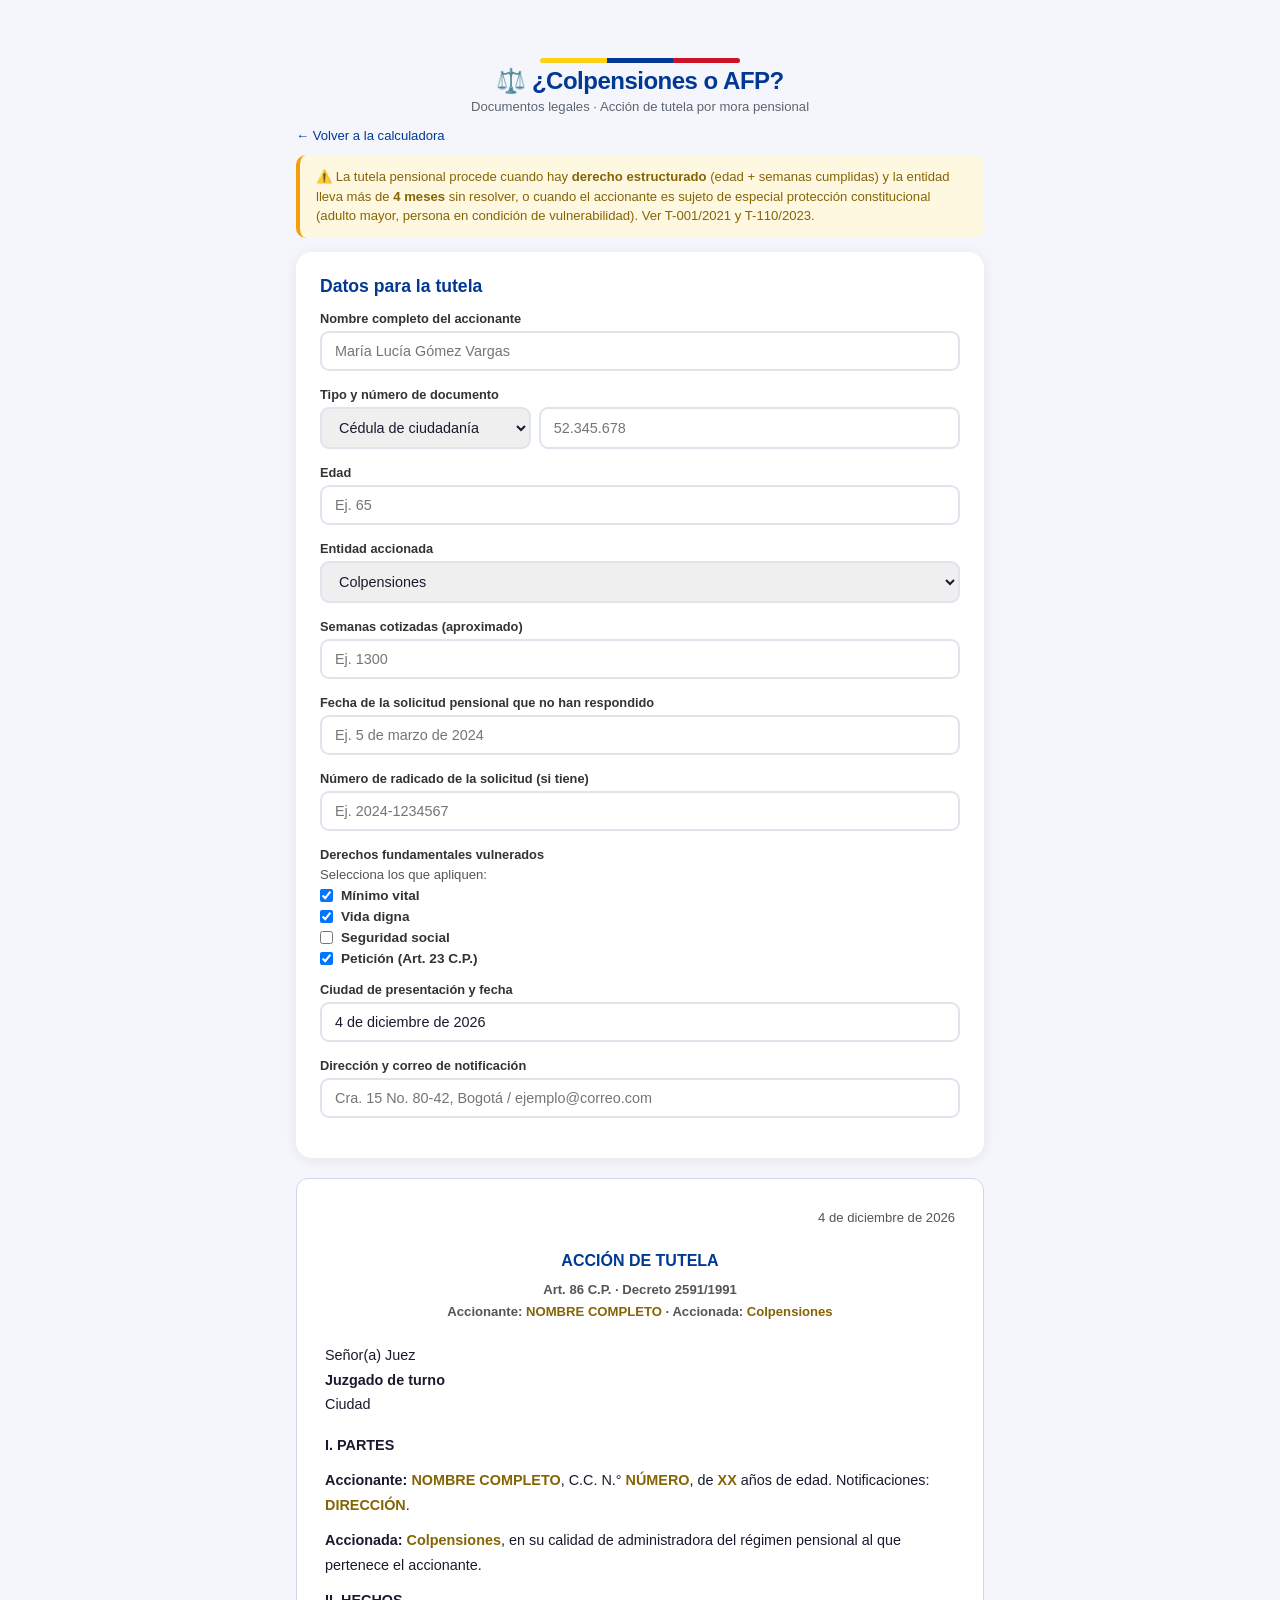
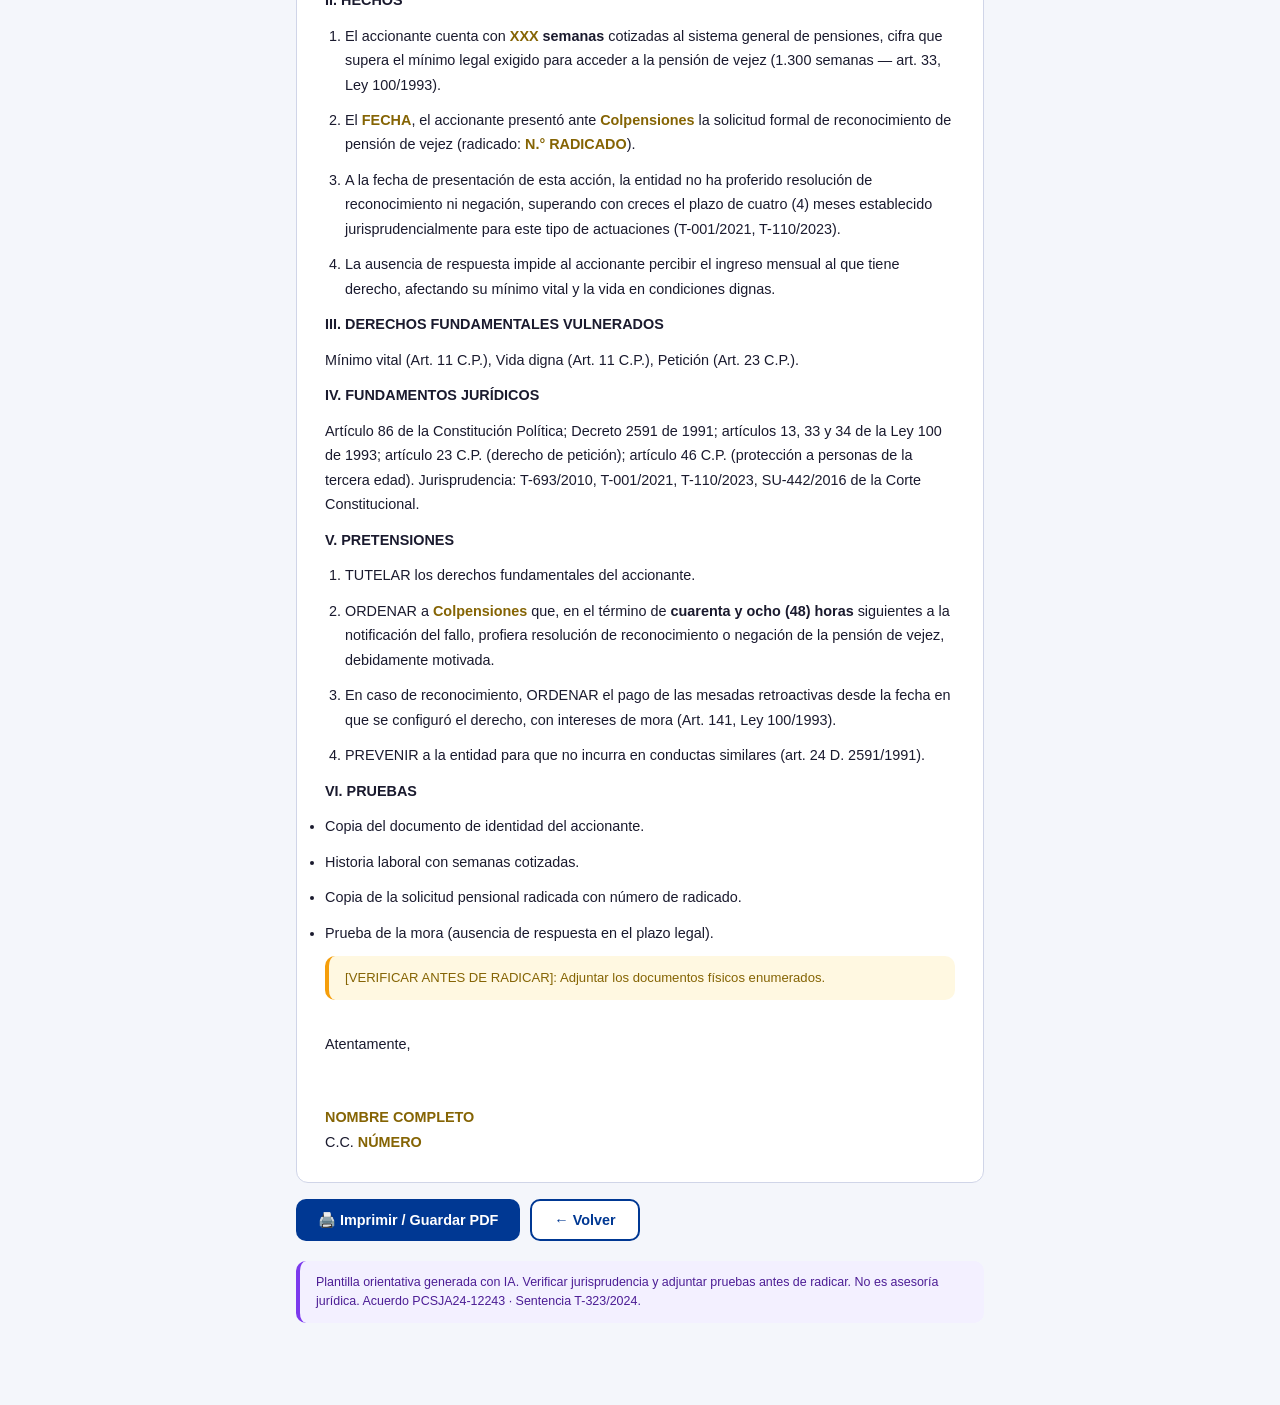
<file: docs/tutela-mora-pension.html>
<!DOCTYPE html>
<html lang="es">
<head>
<meta charset="UTF-8">
<meta name="viewport" content="width=device-width, initial-scale=1.0">
<title>Tutela — Mora en reconocimiento de pensión · Colpensiones o AFP</title>
<style>
/* === shared === */
/* ── Shared styles · pension-colombia ── */
:root {
  --azul:    #003893;
  --azul2:   #002776;
  --azul-lt: #e8eeff;
  --verde:   #2e7d32;
  --rojo:    #c62828;
  --ambar:   #f59e0b;
  --gris:    #5c6470;
  --fondo:   #f4f6fb;
  --texto:   #1a1a2e;
}
*, *::before, *::after { box-sizing: border-box; margin: 0; padding: 0; }
body {
  font-family: -apple-system, BlinkMacSystemFont, 'Segoe UI', Roboto, sans-serif;
  background: var(--fondo); color: var(--texto);
  min-height: 100vh; padding-bottom: 48px;
}
.page { max-width: 720px; margin: 0 auto; padding: 20px 16px; }

/* flag */
.flag { height: 5px; border-radius: 3px; margin: 14px auto 4px; max-width: 200px;
  background: linear-gradient(to right, #FCD116 33.33%, #003893 33.33% 66.66%, #CE1126 66.66%); }

/* header */
.site-header { text-align: center; padding: 24px 16px 12px; }
.site-header h1 { font-size: 1.5rem; font-weight: 900; color: var(--azul); letter-spacing: -0.5px; }
.site-header .sub { font-size: 0.82rem; color: var(--gris); margin-top: 4px; }

/* breadcrumb */
.breadcrumb { font-size: 0.78rem; color: var(--gris); margin: 0 0 18px;
  display: flex; align-items: center; gap: 6px; flex-wrap: wrap; }
.breadcrumb a { color: var(--azul); text-decoration: none; }
.breadcrumb a:hover { text-decoration: underline; }
.breadcrumb span { opacity: 0.5; }

/* card */
.card {
  background: white; border-radius: 16px; padding: 24px;
  margin: 14px 0; box-shadow: 0 2px 14px rgba(0,0,0,0.07);
}
.card h2 { font-size: 1.1rem; font-weight: 800; color: var(--azul); margin-bottom: 14px; }
.card h3 { font-size: 0.95rem; font-weight: 700; color: var(--azul2); margin: 18px 0 8px; }
.card p  { font-size: 0.9rem; line-height: 1.65; color: #2a2a3e; margin-bottom: 10px; }
.card ul, .card ol { padding-left: 20px; margin-bottom: 10px; }
.card li  { font-size: 0.88rem; line-height: 1.6; margin-bottom: 4px; }

/* table */
table { width: 100%; border-collapse: collapse; font-size: 0.86rem; margin: 12px 0; }
th { background: var(--azul); color: white; padding: 9px 12px; text-align: left; font-size: 0.8rem; }
td { padding: 9px 12px; border-bottom: 1px solid #e8eaf0; vertical-align: top; }
tr:nth-child(even) td { background: #f7f8fc; }

/* badge */
.badge { display: inline-block; font-size: 0.72rem; font-weight: 700;
  padding: 2px 8px; border-radius: 20px; }
.badge-verde { background: #e8f5e9; color: var(--verde); }
.badge-rojo  { background: #ffebee; color: var(--rojo); }
.badge-ambar { background: #fff8e1; color: #856404; }
.badge-azul  { background: var(--azul-lt); color: var(--azul); }

/* notice */
.notice {
  border-radius: 10px; padding: 12px 16px; font-size: 0.82rem; line-height: 1.5;
  margin-bottom: 14px;
}
.notice-info  { background: #e8f4fd; border-left: 4px solid #2196f3; color: #1565c0; }
.notice-warn  { background: #fff8e1; border-left: 4px solid var(--ambar); color: #856404; }
.notice-ok    { background: #e8f5e9; border-left: 4px solid var(--verde); color: var(--verde); }
.notice-legal { background: #f3f0ff; border-left: 4px solid #7c3aed; color: #4c1d95; font-size: 0.78rem; }

/* buttons */
.btn { display: inline-block; padding: 11px 22px; border-radius: 10px; font-size: 0.9rem;
  font-weight: 700; cursor: pointer; border: none; text-decoration: none; transition: all 0.18s; }
.btn-primary { background: var(--azul); color: white; }
.btn-primary:hover { background: var(--azul2); }
.btn-secondary { background: white; color: var(--azul); border: 2px solid var(--azul); }
.btn-secondary:hover { background: var(--azul-lt); }
.btn-block { display: block; width: 100%; text-align: center; margin-top: 8px; }

/* nav */
.back-link { font-size: 0.82rem; color: var(--azul); text-decoration: none; display: inline-flex;
  align-items: center; gap: 4px; margin-bottom: 12px; }
.back-link:hover { text-decoration: underline; }

/* print */
@media print {
  body { background: white; }
  .no-print { display: none !important; }
  .card { box-shadow: none; border: 1px solid #ddd; }
}

/* === /shared === */
</style>
<style>
.field{margin-bottom:16px;} .field label{display:block;font-size:.8rem;font-weight:700;color:#333;margin-bottom:5px;}
input,select,textarea{width:100%;padding:10px 13px;border:2px solid #e0e4ed;border-radius:9px;font-size:.9rem;color:#1a1a2e;font-family:inherit;}
input:focus,select:focus,textarea:focus{outline:none;border-color:#003893;}
textarea{min-height:90px;resize:vertical;}
.documento{background:white;border:1.5px solid #d0d5e8;border-radius:12px;padding:28px;margin-top:20px;font-size:.9rem;line-height:1.7;}
.documento h3{font-size:1rem;font-weight:800;text-align:center;margin-bottom:4px;color:#003893;}
.documento h4{font-size:.82rem;font-weight:600;text-align:center;margin-bottom:20px;color:#555;}
.documento .cuerpo p,.documento .cuerpo li{margin-bottom:11px;}
.documento .firma{margin-top:32px;}
.documento ol{padding-left:20px;}
.ph{font-weight:700;color:#856404;}
.btn-row{display:flex;gap:10px;margin-top:16px;flex-wrap:wrap;}
@media print{.no-print{display:none!important;}}
</style>
</head>
<body>
<div class="page">
  <div class="site-header">
    <div class="flag"></div>
    <h1>⚖️ ¿Colpensiones o AFP?</h1>
    <div class="sub">Documentos legales · Acción de tutela por mora pensional</div>
  </div>
  <a href="../index.html" class="back-link no-print">← Volver a la calculadora</a>

  <div class="notice notice-warn">
    ⚠️ La tutela pensional procede cuando hay <strong>derecho estructurado</strong> (edad + semanas cumplidas)
    y la entidad lleva más de <strong>4 meses</strong> sin resolver, o cuando el accionante es sujeto de
    especial protección constitucional (adulto mayor, persona en condición de vulnerabilidad).
    Ver T-001/2021 y T-110/2023.
  </div>

  <div class="card no-print">
    <h2>Datos para la tutela</h2>
    <div class="field"><label>Nombre completo del accionante</label>
      <input id="nombre" placeholder="María Lucía Gómez Vargas" oninput="act()"></div>
    <div class="field"><label>Tipo y número de documento</label>
      <div style="display:grid;grid-template-columns:1fr 2fr;gap:8px;">
        <select id="tipo_doc" onchange="act()">
          <option>Cédula de ciudadanía</option><option>Cédula de extranjería</option>
        </select>
        <input id="num_doc" placeholder="52.345.678" oninput="act()">
      </div></div>
    <div class="field"><label>Edad</label>
      <input id="edad" type="number" min="50" max="90" placeholder="Ej. 65" oninput="act()"></div>
    <div class="field"><label>Entidad accionada</label>
      <select id="accionada" onchange="act()">
        <option>Colpensiones</option><option>Porvenir AFP</option>
        <option>Protección AFP</option><option>Colfondos AFP</option><option>Skandia AFP</option>
      </select></div>
    <div class="field"><label>Semanas cotizadas (aproximado)</label>
      <input id="semanas" type="number" placeholder="Ej. 1300" oninput="act()"></div>
    <div class="field"><label>Fecha de la solicitud pensional que no han respondido</label>
      <input id="fecha_solicitud" placeholder="Ej. 5 de marzo de 2024" oninput="act()"></div>
    <div class="field"><label>Número de radicado de la solicitud (si tiene)</label>
      <input id="radicado" placeholder="Ej. 2024-1234567" oninput="act()"></div>
    <div class="field"><label>Derechos fundamentales vulnerados</label>
      <div style="font-size:.82rem;color:#555;margin-bottom:6px;">Selecciona los que apliquen:</div>
      <label style="display:flex;align-items:center;gap:8px;font-size:.85rem;margin-bottom:6px;">
        <input type="checkbox" id="ch-mn" checked style="width:auto;" onchange="act()"> Mínimo vital</label>
      <label style="display:flex;align-items:center;gap:8px;font-size:.85rem;margin-bottom:6px;">
        <input type="checkbox" id="ch-sv" checked style="width:auto;" onchange="act()"> Vida digna</label>
      <label style="display:flex;align-items:center;gap:8px;font-size:.85rem;margin-bottom:6px;">
        <input type="checkbox" id="ch-sp" style="width:auto;" onchange="act()"> Seguridad social</label>
      <label style="display:flex;align-items:center;gap:8px;font-size:.85rem;">
        <input type="checkbox" id="ch-pt" checked style="width:auto;" onchange="act()"> Petición (Art. 23 C.P.)</label>
    </div>
    <div class="field"><label>Ciudad de presentación y fecha</label>
      <input id="fecha" oninput="act()"></div>
    <div class="field"><label>Dirección y correo de notificación</label>
      <input id="dir" placeholder="Cra. 15 No. 80-42, Bogotá / ejemplo@correo.com" oninput="act()"></div>
  </div>

  <div class="documento" id="doc">
    <div style="text-align:right;font-size:.82rem;color:#555;margin-bottom:18px;"><span id="d-fecha">__________</span></div>
    <h3>ACCIÓN DE TUTELA</h3>
    <h4>Art. 86 C.P. · Decreto 2591/1991<br>
      Accionante: <span id="dh-nombre" class="ph">NOMBRE</span> ·
      Accionada: <span id="dh-acc" class="ph">ENTIDAD</span></h4>

    <div style="margin-bottom:16px;">
      Señor(a) Juez<br>
      <strong>Juzgado de turno</strong><br>
      Ciudad
    </div>

    <div class="cuerpo">
      <p><strong>I. PARTES</strong></p>
      <p>
        <strong>Accionante:</strong> <span id="d-nombre" class="ph">NOMBRE COMPLETO</span>,
        <span id="d-tipo">C.C.</span> N.°&nbsp;<span id="d-doc" class="ph">NÚMERO</span>,
        de <span id="d-edad" class="ph">XX</span> años de edad.
        Notificaciones: <span id="d-dir" class="ph">DIRECCIÓN / CORREO</span>.
      </p>
      <p>
        <strong>Accionada:</strong> <span id="d-acc" class="ph">ENTIDAD</span>,
        en su calidad de administradora del régimen pensional al que pertenece el accionante.
      </p>

      <p><strong>II. HECHOS</strong></p>
      <ol>
        <li>El accionante cuenta con <strong><span id="d-sem" class="ph">XXX</span> semanas</strong>
            cotizadas al sistema general de pensiones, cifra que supera el mínimo legal exigido
            para acceder a la pensión de vejez (1.300 semanas — art. 33, Ley 100/1993).</li>
        <li>El <span id="d-fsol" class="ph">FECHA</span>, el accionante presentó ante
            <span id="d-acc2" class="ph">ENTIDAD</span> la solicitud formal de reconocimiento
            de pensión de vejez (radicado: <span id="d-rad" class="ph">N.° RADICADO</span>).</li>
        <li>A la fecha de presentación de esta acción, la entidad no ha proferido resolución
            de reconocimiento ni negación, superando con creces el plazo de cuatro (4) meses
            establecido jurisprudencialmente para este tipo de actuaciones
            (T-001/2021, T-110/2023).</li>
        <li>La ausencia de respuesta impide al accionante percibir el ingreso mensual al que
            tiene derecho, afectando su mínimo vital y la vida en condiciones dignas.</li>
      </ol>

      <p><strong>III. DERECHOS FUNDAMENTALES VULNERADOS</strong></p>
      <div id="d-derechos"><p class="ph">(completa el formulario)</p></div>

      <p><strong>IV. FUNDAMENTOS JURÍDICOS</strong></p>
      <p>
        Artículo 86 de la Constitución Política; Decreto 2591 de 1991; artículos 13, 33 y 34
        de la Ley 100 de 1993; artículo 23 C.P. (derecho de petición); artículo 46 C.P.
        (protección a personas de la tercera edad). Jurisprudencia: T-693/2010, T-001/2021,
        T-110/2023, SU-442/2016 de la Corte Constitucional.
      </p>

      <p><strong>V. PRETENSIONES</strong></p>
      <ol>
        <li>TUTELAR los derechos fundamentales del accionante.</li>
        <li>ORDENAR a <span id="d-acc3" class="ph">ENTIDAD</span> que, en el término de
            <strong>cuarenta y ocho (48) horas</strong> siguientes a la notificación del fallo,
            profiera resolución de reconocimiento o negación de la pensión de vejez, debidamente
            motivada.</li>
        <li>En caso de reconocimiento, ORDENAR el pago de las mesadas retroactivas desde la
            fecha en que se configuró el derecho, con intereses de mora (Art. 141, Ley 100/1993).</li>
        <li>PREVENIR a la entidad para que no incurra en conductas similares (art. 24 D. 2591/1991).</li>
      </ol>

      <p><strong>VI. PRUEBAS</strong></p>
      <ul>
        <li>Copia del documento de identidad del accionante.</li>
        <li>Historia laboral con semanas cotizadas.</li>
        <li>Copia de la solicitud pensional radicada con número de radicado.</li>
        <li>Prueba de la mora (ausencia de respuesta en el plazo legal).</li>
      </ul>
      <p class="notice notice-warn no-print" style="font-size:.82rem;">
        [VERIFICAR ANTES DE RADICAR]: Adjuntar los documentos físicos enumerados.
      </p>
    </div>

    <div class="firma">
      <p>Atentamente,</p><br><br>
      <p>
        <strong><span id="d-firma" class="ph">NOMBRE COMPLETO</span></strong><br>
        <span id="d-tipo2">C.C.</span> <span id="d-doc2" class="ph">NÚMERO</span>
      </p>
    </div>
  </div>

  <div class="btn-row no-print">
    <button class="btn btn-primary" onclick="window.print()">🖨️ Imprimir / Guardar PDF</button>
    <a href="../index.html" class="btn btn-secondary">← Volver</a>
  </div>

  <div class="notice notice-legal" style="margin-top:20px;">
    Plantilla orientativa generada con IA. Verificar jurisprudencia y adjuntar pruebas antes de radicar.
    No es asesoría jurídica. Acuerdo PCSJA24-12243 · Sentencia T-323/2024.
  </div>
</div>
<script>
document.getElementById('fecha').value = new Date().toLocaleDateString('es-CO',{year:'numeric',month:'long',day:'numeric'});

// Pre-llenar desde localStorage (calculadora principal)
(function() {
  try {
    const raw = localStorage.getItem('pension_S');
    if (!raw) return;
    const S = JSON.parse(raw);
    if (S.edad) document.getElementById('edad').value = S.edad;
    if (S.semanas_actuales) document.getElementById('semanas').value = S.semanas_actuales;
    if (S.fondo_actual) {
      const acc = document.getElementById('accionada');
      const map = { Colpensiones:'Colpensiones', Porvenir:'Porvenir S.A. – AFP', 'Protección':'Protección S.A. – AFP', Colfondos:'Colfondos S.A. – AFP', Skandia:'Skandia (Old Mutual) – AFP' };
      if (map[S.fondo_actual]) acc.value = map[S.fondo_actual];
    }
    const nb = document.createElement('div');
    nb.className = 'notice notice-ok no-print';
    nb.innerHTML = '✅ <strong>Edad y semanas pre-llenadas</strong> desde tu consulta. Completa los datos faltantes.';
    nb.style.marginBottom = '12px';
    const card = document.querySelector('.card.no-print');
    if (card) card.prepend(nb);
    act();
  } catch(e) {}
})();

function act(){
  const n=g('nombre')||'NOMBRE COMPLETO', td=g('tipo_doc'), nd=g('num_doc')||'NÚMERO',
        ed=g('edad')||'XX', acc=g('accionada')||'ENTIDAD', sem=g('semanas')||'XXX',
        fsol=g('fecha_solicitud')||'FECHA', rad=g('radicado')||'N.° RADICADO',
        fch=g('fecha')||'——', dir=g('dir')||'DIRECCIÓN';
  s('d-fecha',fch); s('d-nombre',n); s('d-tipo',ab(td)); s('d-doc',nd); s('d-edad',ed);
  ['d-acc','d-acc2','d-acc3','dh-acc'].forEach(id=>s(id,acc));
  s('d-sem',sem); s('d-fsol',fsol); s('d-rad',rad); s('d-dir',dir);
  s('d-firma',n); s('d-tipo2',ab(td)); s('d-doc2',nd); s('dh-nombre',n);

  const derechos=[];
  if(document.getElementById('ch-mn').checked) derechos.push('Mínimo vital (Art. 11 C.P.)');
  if(document.getElementById('ch-sv').checked) derechos.push('Vida digna (Art. 11 C.P.)');
  if(document.getElementById('ch-sp').checked) derechos.push('Seguridad social (Art. 48 C.P.)');
  if(document.getElementById('ch-pt').checked) derechos.push('Petición (Art. 23 C.P.)');
  document.getElementById('d-derechos').innerHTML = derechos.length
    ? '<p>' + derechos.join(', ') + '.</p>'
    : '<p class="ph">(selecciona al menos uno)</p>';
}
function g(id){return document.getElementById(id)?.value||'';}
function s(id,val){const el=document.getElementById(id);if(el)el.textContent=val;}
function ab(t){return t&&t.includes('extranjería')?'C.E.':'C.C.';}
act();
</script>
</body>
</html>
</file>
